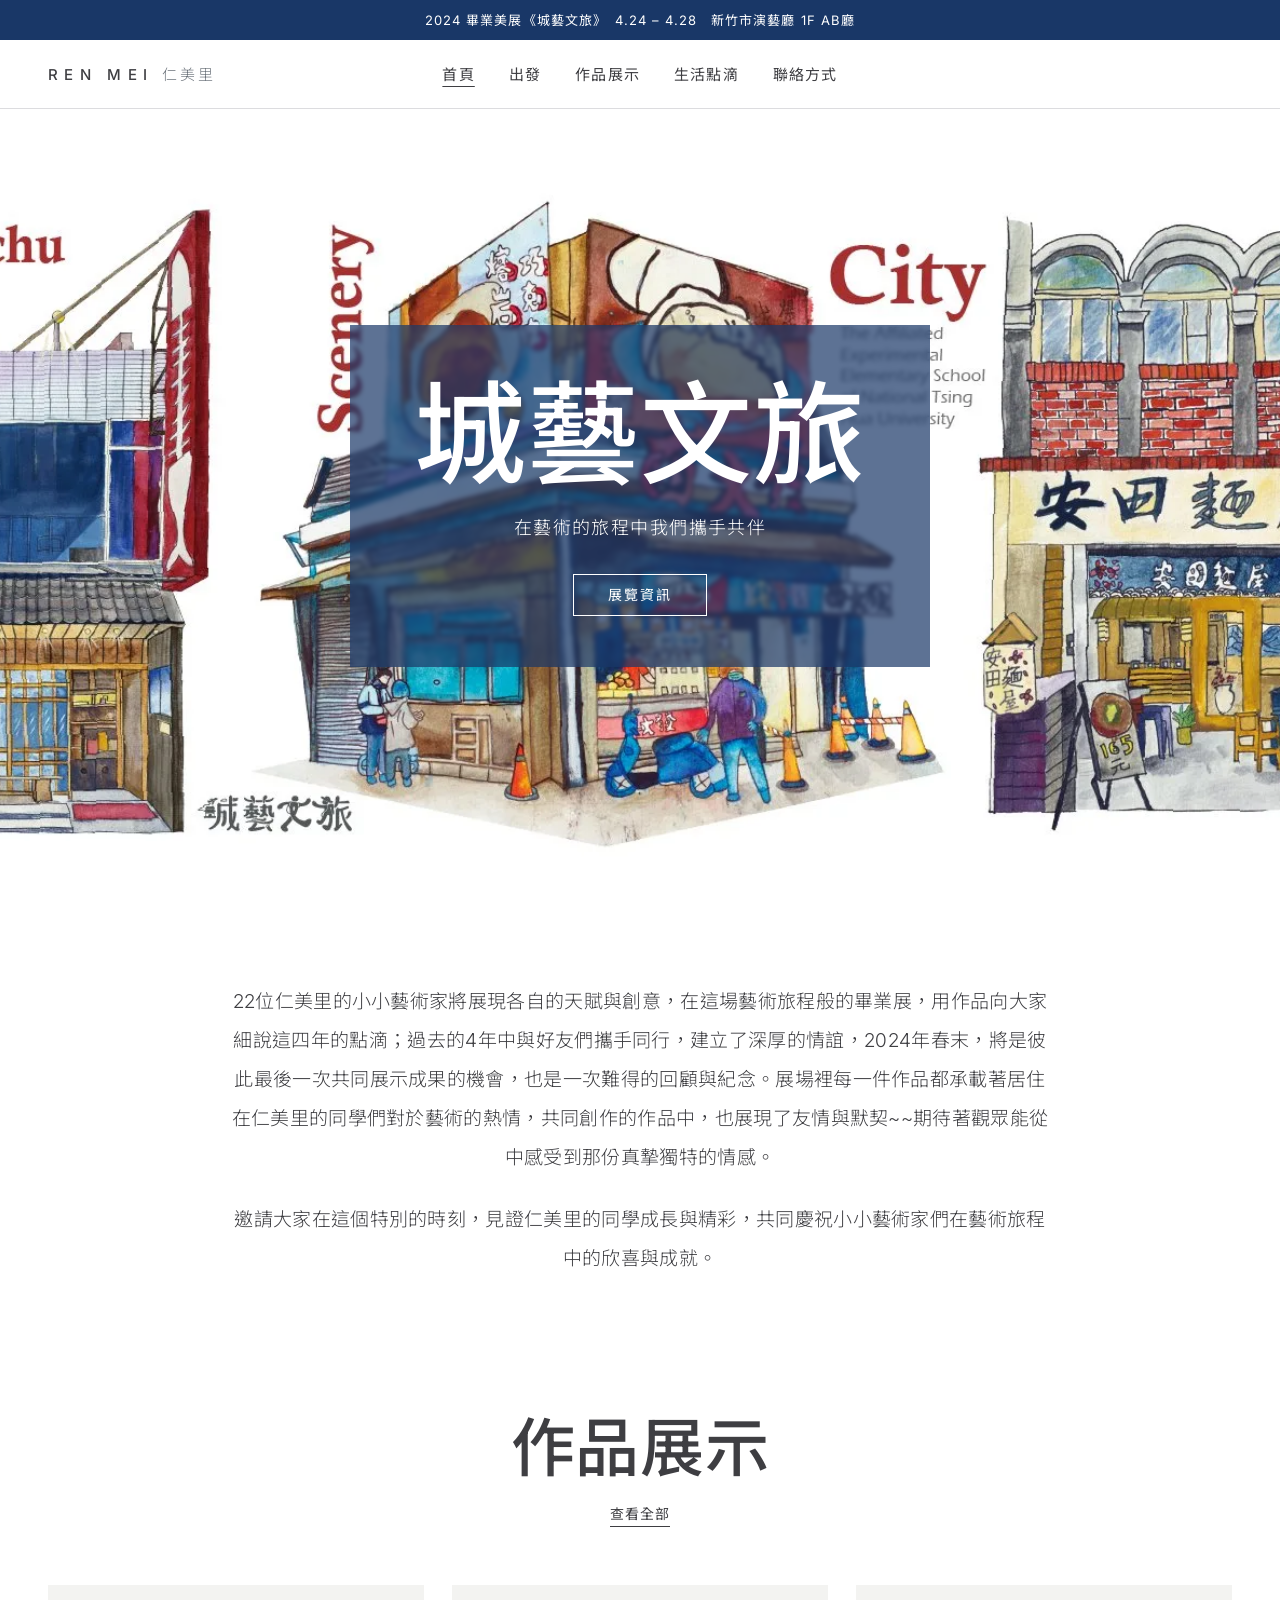
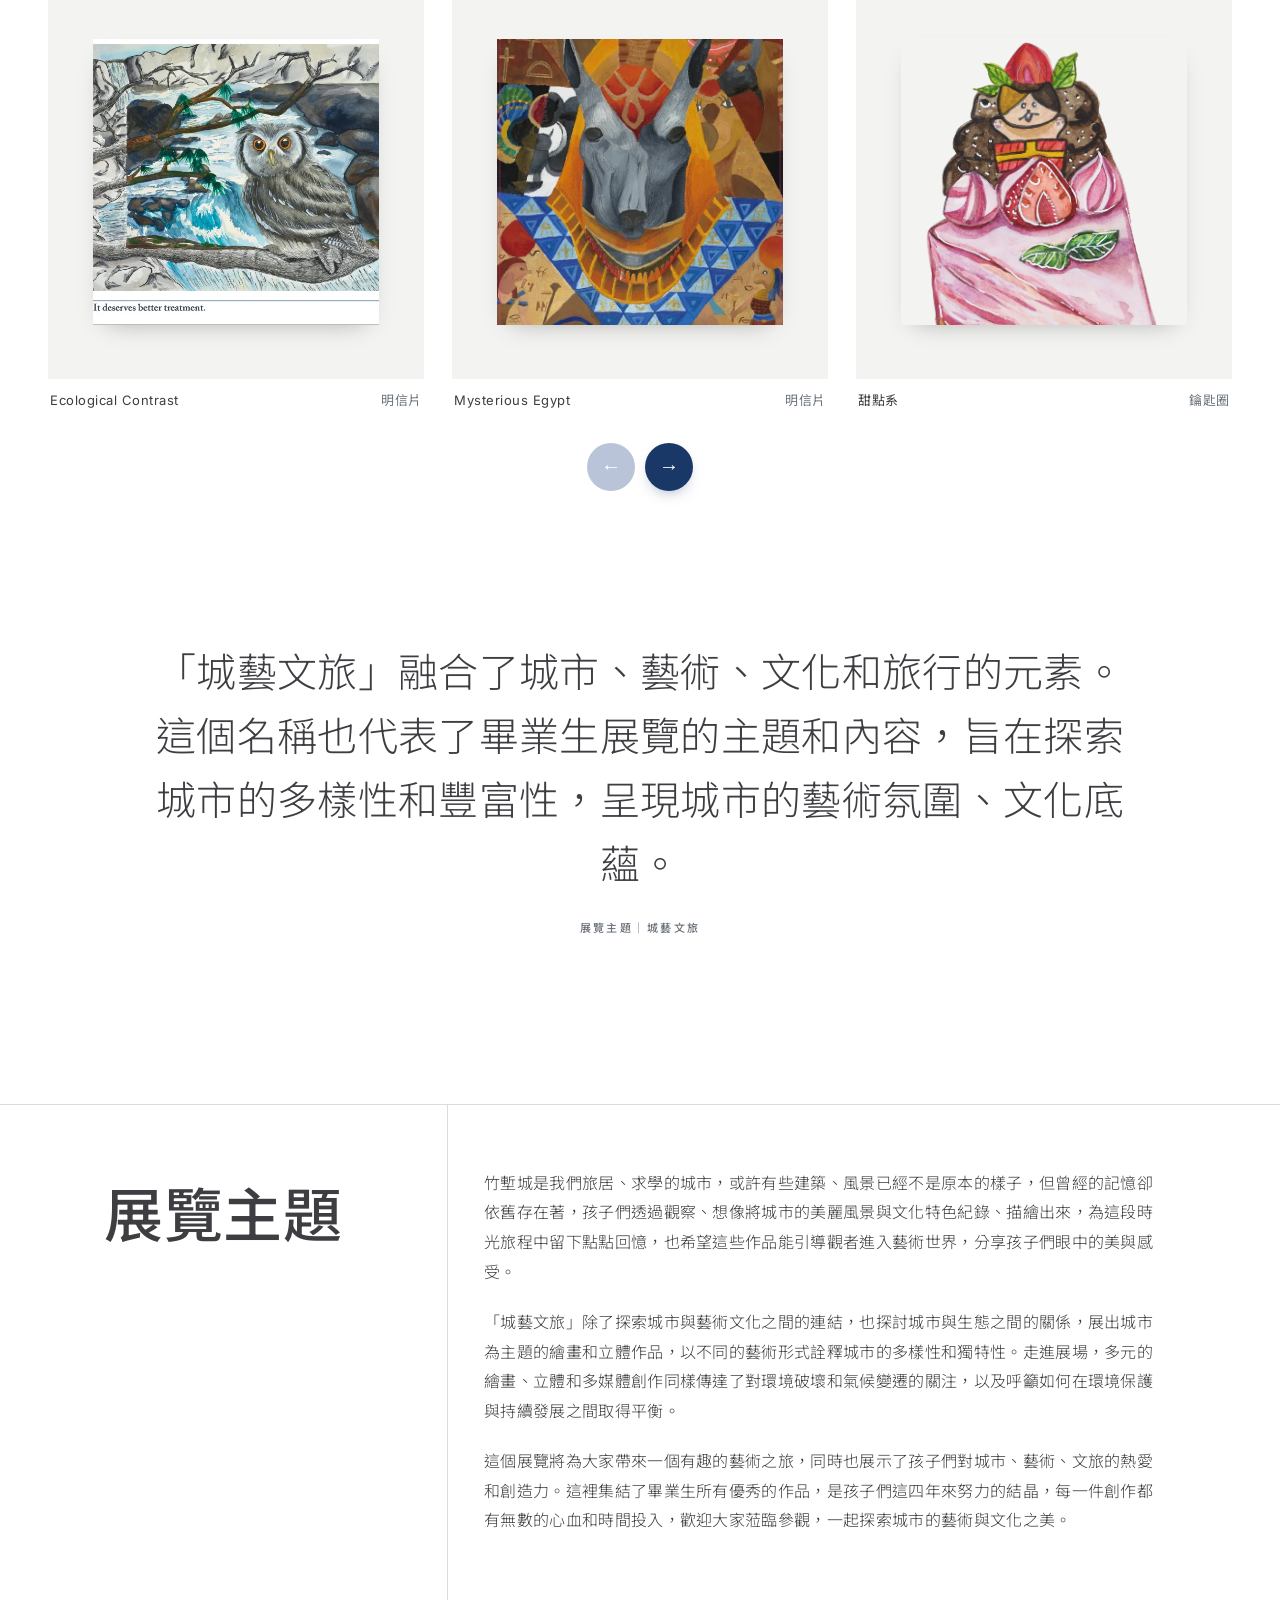
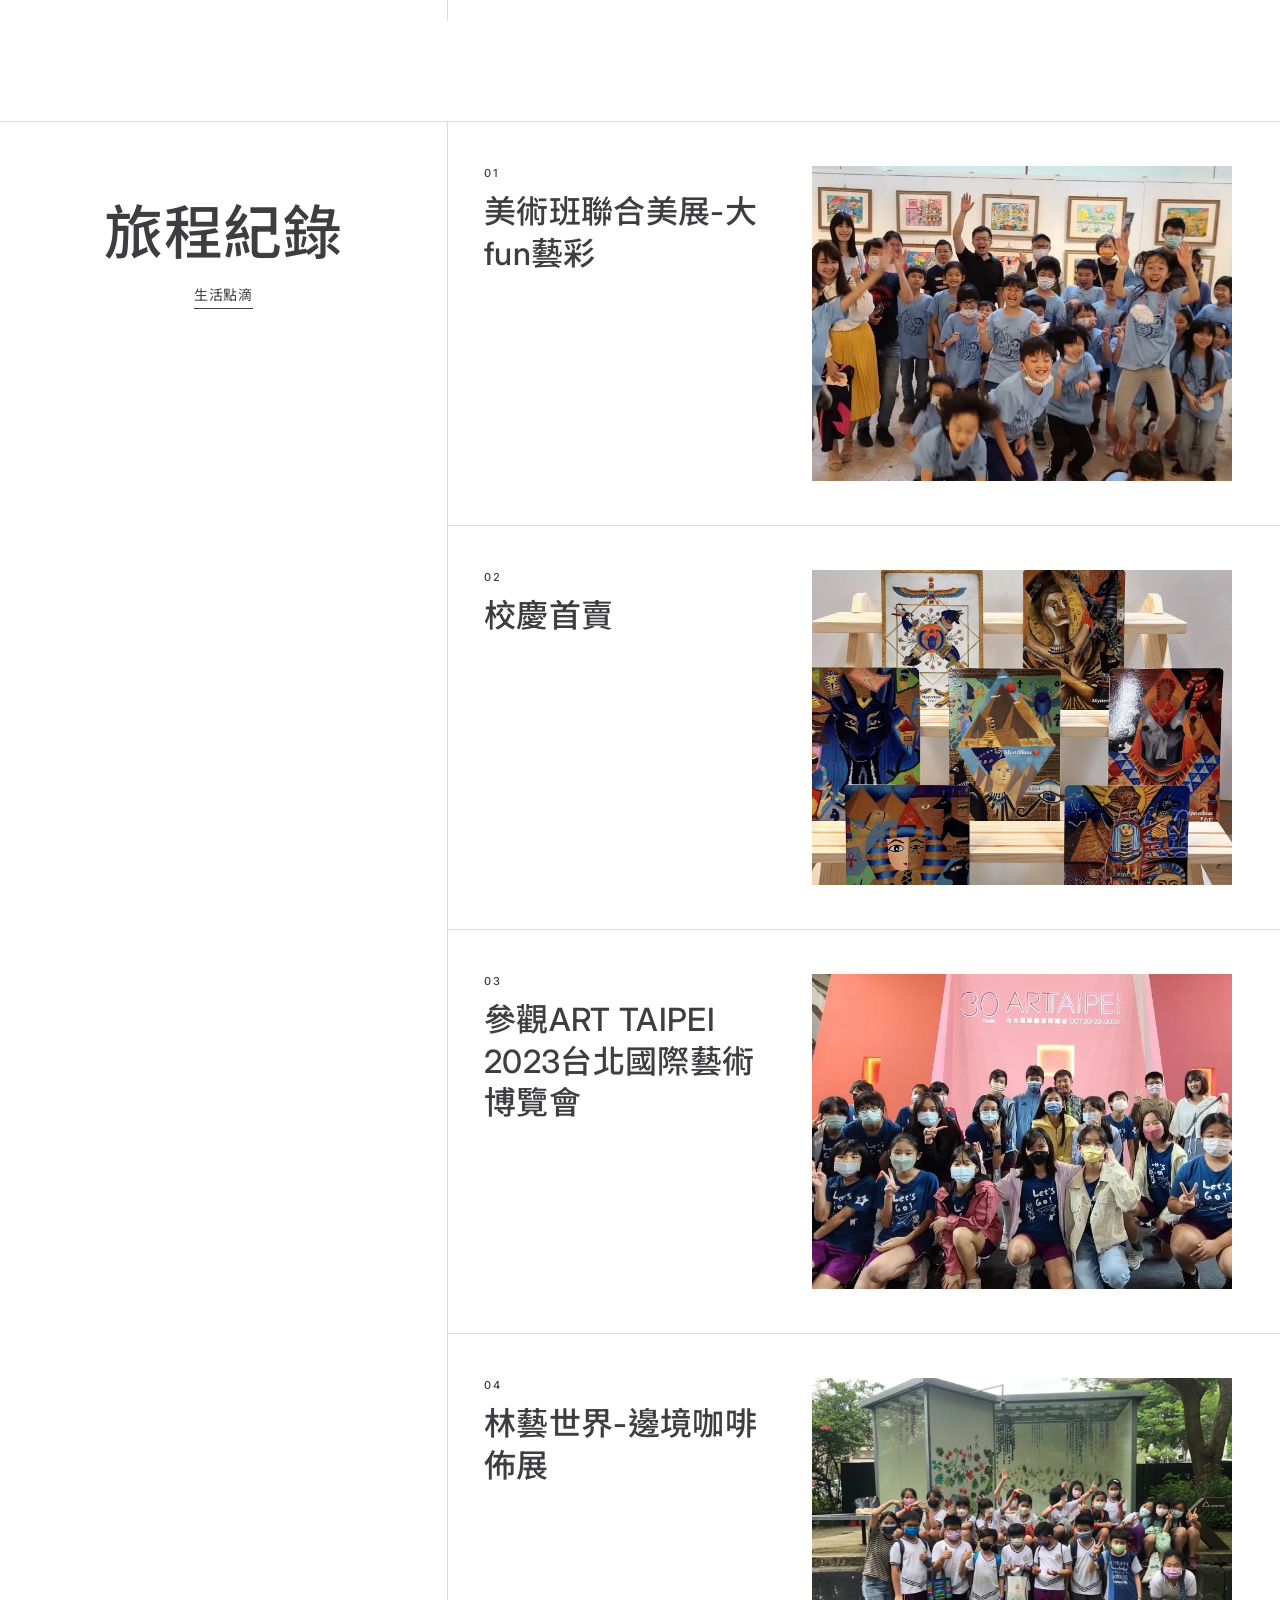
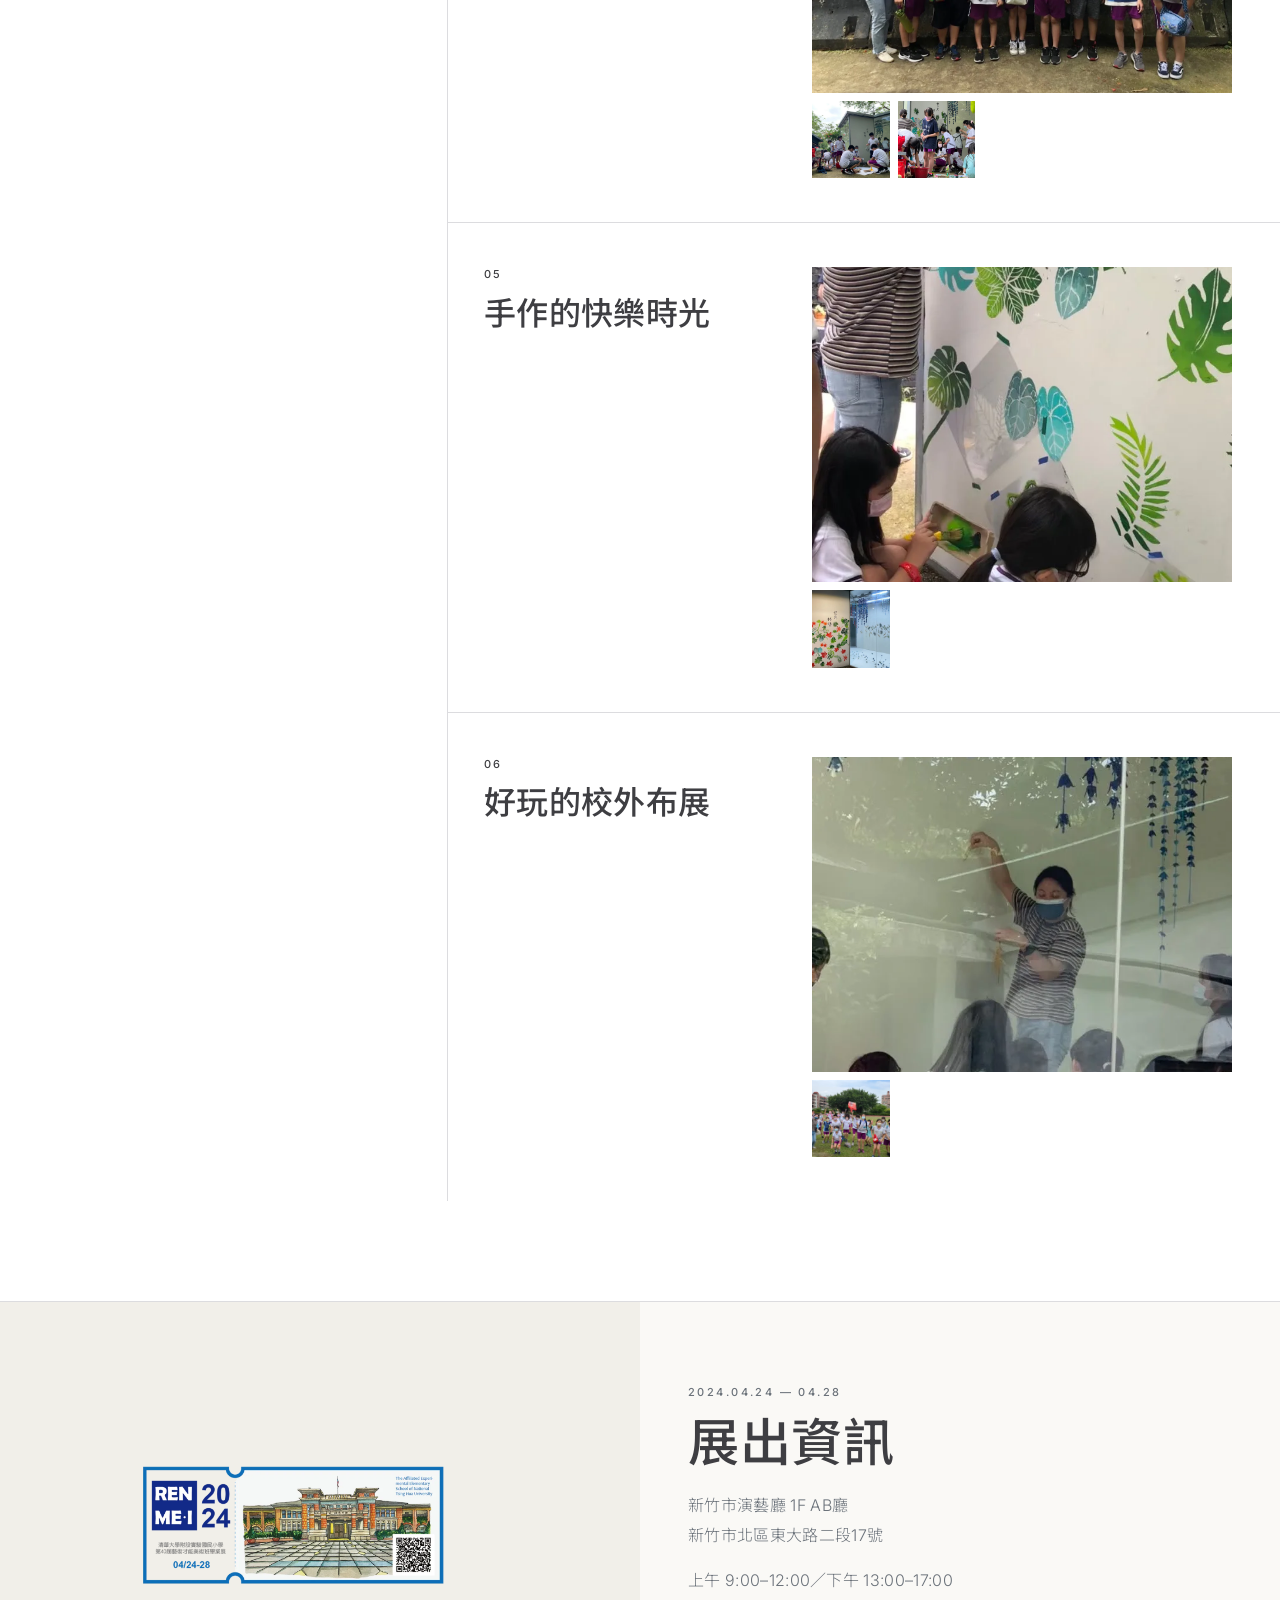
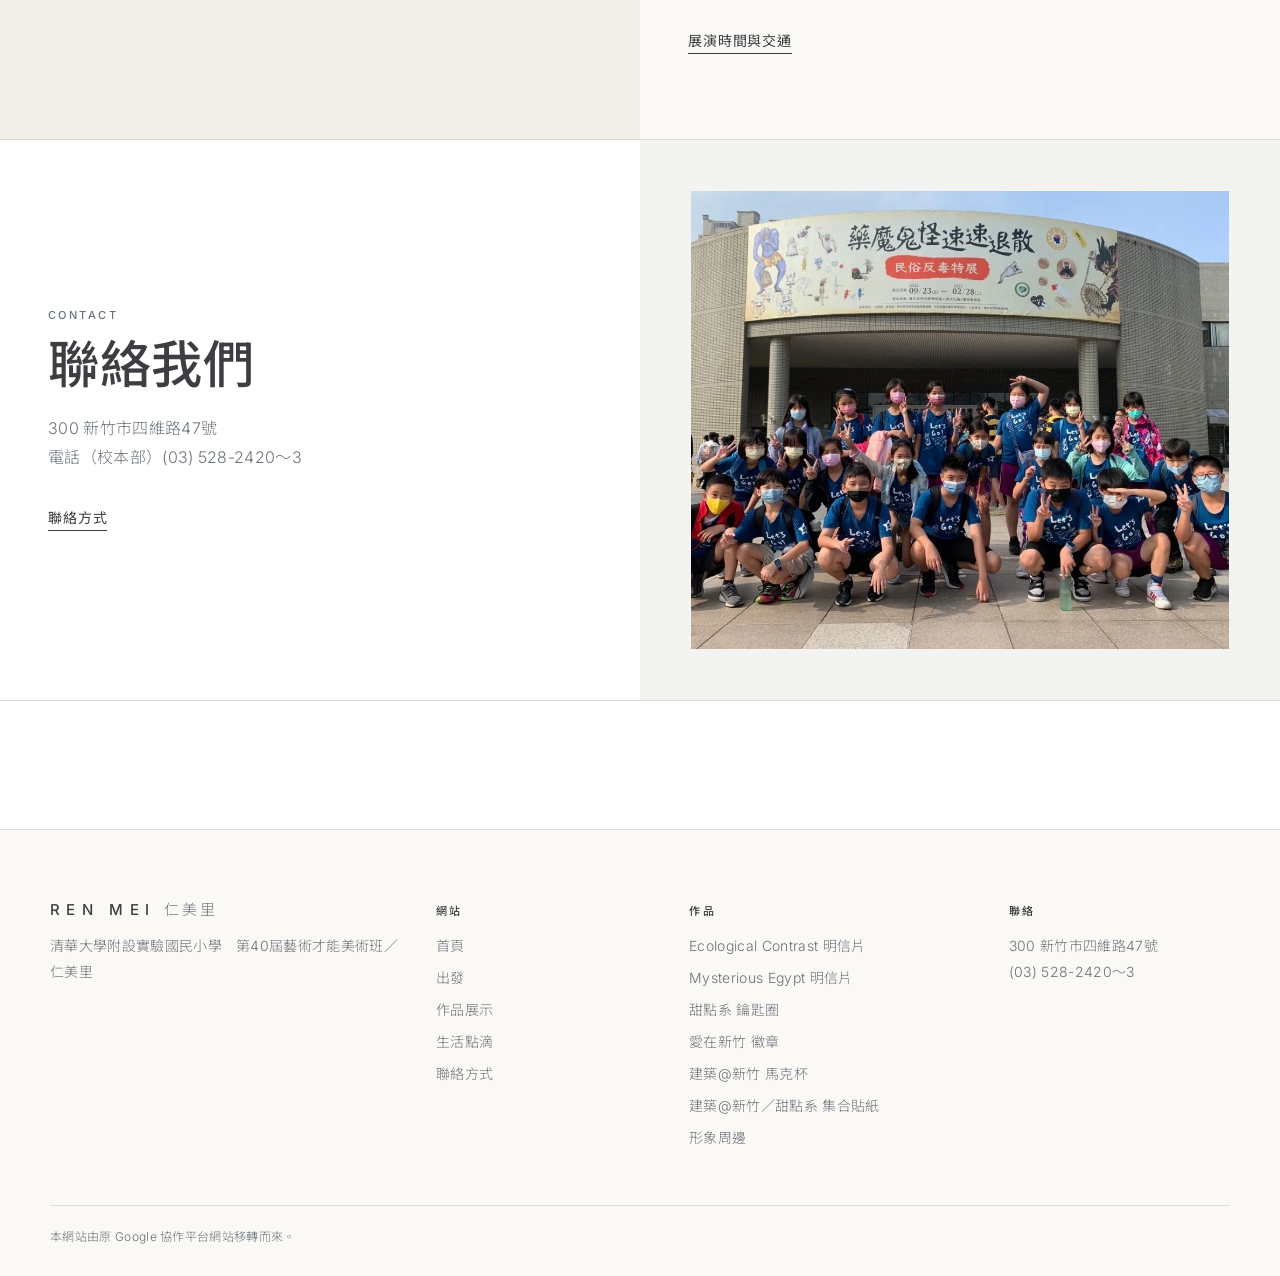
<file: index.html>
<!doctype html>
<html lang="zh-Hant-TW">
<head>
<meta charset="utf-8">
<meta name="viewport" content="width=device-width, initial-scale=1">
<title>仁美里的城藝文旅</title>
<meta name="description" content="清華附小第40屆藝術才能美術班「仁美里」畢業美展《城藝文旅》——22位小小藝術家的城市、藝術與文化之旅。">
<meta property="og:title" content="仁美里的城藝文旅">
<meta property="og:description" content="清華附小第40屆藝術才能美術班「仁美里」畢業美展《城藝文旅》——22位小小藝術家的城市、藝術與文化之旅。">
<meta property="og:image" content="img/001.webp">
<link rel="icon" href="assets/favicon.svg" type="image/svg+xml">
<link rel="preconnect" href="https://fonts.googleapis.com"><link rel="preconnect" href="https://fonts.gstatic.com" crossorigin>
<link href="https://fonts.googleapis.com/css2?family=Inter:wght@300;400;500;600&family=Noto+Sans+TC:wght@300;400;500;700&display=swap" rel="stylesheet">
<link rel="stylesheet" href="assets/style.css">
</head>
<body class="p-index">
<a class="skip" href="#main">跳到主要內容</a>
<a class="promo" href="depart.html">2024 畢業美展《城藝文旅》　4.24 – 4.28　新竹市演藝廳 1F AB廳</a>
<header class="topbar"><div class="bar">
<a class="logo" href="index.html" aria-label="仁美里的城藝文旅 首頁">REN MEI<span>仁美里</span></a>
<nav id="nav" aria-label="主要導覽"><ul><li><a href="index.html" aria-current="page">首頁</a></li><li><a href="depart.html">出發</a></li><li class="has-sub"><a href="works.html">作品展示</a><ul class="sub"><li><a href="works-ecological.html">Ecological Contrast 明信片</a></li><li><a href="works-egypt.html">Mysterious Egypt 明信片</a></li><li><a href="works-keychain.html">甜點系 鑰匙圈</a></li><li><a href="works-badge.html">愛在新竹 徽章</a></li><li><a href="works-mug.html">建築@新竹 馬克杯</a></li><li><a href="works-sticker.html">建築@新竹／甜點系 集合貼紙</a></li><li><a href="works-merch.html">形象周邊</a></li></ul></li><li><a href="life.html">生活點滴</a></li><li><a href="contact.html">聯絡方式</a></li></ul></nav>
<button class="menu-btn" type="button" aria-expanded="false" aria-controls="nav"><span></span><span></span><span class="sr">選單</span></button>
</div></header>
<main id="main">
<section class="billboard"><img src="img/015.webp" width="1568" height="717" alt="" class="bb-img" decoding="async"><div class="bb-text"><h1>城藝文旅</h1><p class="bb-sub">在藝術的旅程中我們攜手共伴</p><a class="btn-ghost" href="depart.html">展覽資訊</a></div></section><section class="intro wrap"><p>22位仁美里的小小藝術家將展現各自的天賦與創意，在這場藝術旅程般的畢業展，用作品向大家細說這四年的點滴；過去的4年中與好友們攜手同行，建立了深厚的情誼，2024年春末，將是彼此最後一次共同展示成果的機會，也是一次難得的回顧與紀念。展場裡每一件作品都承載著居住在仁美里的同學們對於藝術的熱情，共同創作的作品中，也展現了友情與默契~~期待著觀眾能從中感受到那份真摯獨特的情感。</p><p>邀請大家在這個特別的時刻，見證仁美里的同學成長與精彩，共同慶祝小小藝術家們在藝術旅程中的欣喜與成就。</p></section><section class="block"><header class="sec-head"><h2>作品展示</h2><a class="ul" href="works.html">查看全部</a></header><div class="wrap-wide"><div class="carousel" aria-label="作品展示"><div class="track"><figure class="art"><a class="mat" href="works-ecological.html"><img src="img/018.webp" width="546" height="548" alt="Ecological Contrast" loading="lazy" decoding="async"></a><figcaption><span class="t"><a href="works-ecological.html">Ecological Contrast</a></span><span class="m">明信片</span></figcaption></figure><figure class="art"><a class="mat" href="works-egypt.html"><img src="img/019.webp" width="632" height="634" alt="Mysterious Egypt" loading="lazy" decoding="async"></a><figcaption><span class="t"><a href="works-egypt.html">Mysterious Egypt</a></span><span class="m">明信片</span></figcaption></figure><figure class="art"><a class="mat" href="works-keychain.html"><img src="img/020.webp" width="1181" height="1186" alt="甜點系" loading="lazy" decoding="async"></a><figcaption><span class="t"><a href="works-keychain.html">甜點系</a></span><span class="m">鑰匙圈</span></figcaption></figure><figure class="art"><a class="mat" href="works-badge.html"><img src="img/021.webp" width="672" height="674" alt="愛在新竹" loading="lazy" decoding="async"></a><figcaption><span class="t"><a href="works-badge.html">愛在新竹</a></span><span class="m">徽章</span></figcaption></figure><figure class="art"><a class="mat" href="works-mug.html"><img src="img/022.webp" width="1129" height="1129" alt="建築@新竹" loading="lazy" decoding="async"></a><figcaption><span class="t"><a href="works-mug.html">建築@新竹</a></span><span class="m">馬克杯</span></figcaption></figure><figure class="art"><a class="mat" href="works-sticker.html"><img src="img/023.webp" width="825" height="825" alt="建築@新竹／甜點系" loading="lazy" decoding="async"></a><figcaption><span class="t"><a href="works-sticker.html">建築@新竹／甜點系</a></span><span class="m">集合貼紙</span></figcaption></figure><figure class="art"><a class="mat" href="works-merch.html"><img src="img/024.webp" width="507" height="511" alt="筆袋" loading="lazy" decoding="async"></a><figcaption><span class="t"><a href="works-merch.html">筆袋</a></span><span class="m">形象周邊</span></figcaption></figure><figure class="art"><a class="mat" href="works-merch.html"><img src="img/025.webp" width="505" height="526" alt="杯袋" loading="lazy" decoding="async"></a><figcaption><span class="t"><a href="works-merch.html">杯袋</a></span><span class="m">形象周邊</span></figcaption></figure><figure class="art"><a class="mat" href="works-merch.html"><img src="img/026.webp" width="956" height="992" alt="帆布包" loading="lazy" decoding="async"></a><figcaption><span class="t"><a href="works-merch.html">帆布包</a></span><span class="m">形象周邊</span></figcaption></figure></div><div class="car-nav"><button class="prev" type="button" aria-label="上一組">←</button><button class="next" type="button" aria-label="下一組">→</button></div></div></div></section><section class="quote wrap"><blockquote><p>「城藝文旅」融合了城市、藝術、文化和旅行的元素。這個名稱也代表了畢業生展覽的主題和內容，旨在探索城市的多樣性和豐富性，呈現城市的藝術氛圍、文化底蘊。</p><cite>展覽主題｜城藝文旅</cite></blockquote></section><section class="tcg"><div class="tcg-left"><div class="sticky"><h2>展覽主題</h2></div></div><div class="tcg-right"><article class="tcg-prose"><p>竹塹城是我們旅居、求學的城市，或許有些建築、風景已經不是原本的樣子，但曾經的記憶卻依舊存在著，孩子們透過觀察、想像將城市的美麗風景與文化特色紀錄、描繪出來，為這段時光旅程中留下點點回憶，也希望這些作品能引導觀者進入藝術世界，分享孩子們眼中的美與感受。</p><p>「城藝文旅」除了探索城市與藝術文化之間的連結，也探討城市與生態之間的關係，展出城市為主題的繪畫和立體作品，以不同的藝術形式詮釋城市的多樣性和獨特性。走進展場，多元的繪畫、立體和多媒體創作同樣傳達了對環境破壞和氣候變遷的關注，以及呼籲如何在環境保護與持續發展之間取得平衡。</p><p>這個展覽將為大家帶來一個有趣的藝術之旅，同時也展示了孩子們對城市、藝術、文旅的熱愛和創造力。這裡集結了畢業生所有優秀的作品，是孩子們這四年來努力的結晶，每一件創作都有無數的心血和時間投入，歡迎大家蒞臨參觀，一起探索城市的藝術與文化之美。</p></article></div></section><section class="tcg"><div class="tcg-left"><div class="sticky"><h2>旅程紀錄</h2><a class="ul" href="life.html">生活點滴</a></div></div><div class="tcg-right"><article class="tcg-row"><div class="tcg-text"><p class="eyebrow">01</p><h3>美術班聯合美展-大fun藝彩</h3><div class="tcg-body"></div></div><div class="tcg-media"><button class="zoom main" type="button" aria-label="放大檢視"><img src="img/002.webp" width="726" height="720" alt="美術班聯合美展-大fun藝彩" loading="lazy" decoding="async"></button></div></article><article class="tcg-row"><div class="tcg-text"><p class="eyebrow">02</p><h3>校慶首賣</h3><div class="tcg-body"></div></div><div class="tcg-media"><button class="zoom main" type="button" aria-label="放大檢視"><img src="img/003.webp" width="1280" height="1280" alt="校慶首賣" loading="lazy" decoding="async"></button></div></article><article class="tcg-row"><div class="tcg-text"><p class="eyebrow">03</p><h3>參觀ART TAIPEI 2023台北國際藝術博覽會</h3><div class="tcg-body"></div></div><div class="tcg-media"><button class="zoom main" type="button" aria-label="放大檢視"><img src="img/004.webp" width="720" height="720" alt="參觀ART TAIPEI 2023台北國際藝術博覽會" loading="lazy" decoding="async"></button></div></article><article class="tcg-row"><div class="tcg-text"><p class="eyebrow">04</p><h3>林藝世界-邊境咖啡佈展</h3><div class="tcg-body"></div></div><div class="tcg-media"><button class="zoom main" type="button" aria-label="放大檢視"><img src="img/005.webp" width="1280" height="994" alt="林藝世界-邊境咖啡佈展" loading="lazy" decoding="async"></button><div class="thumbs"><button class="zoom thumb" type="button" aria-label="放大檢視"><img src="img/006.webp" width="1280" height="979" alt="林藝世界-邊境咖啡佈展" loading="lazy" decoding="async"></button><button class="zoom thumb" type="button" aria-label="放大檢視"><img src="img/007.webp" width="1108" height="1478" alt="林藝世界-邊境咖啡佈展" loading="lazy" decoding="async"></button></div></div></article><article class="tcg-row"><div class="tcg-text"><p class="eyebrow">05</p><h3>手作的快樂時光</h3><div class="tcg-body"></div></div><div class="tcg-media"><button class="zoom main" type="button" aria-label="放大檢視"><img src="img/008.webp" width="715" height="1478" alt="手作的快樂時光" loading="lazy" decoding="async"></button><div class="thumbs"><button class="zoom thumb" type="button" aria-label="放大檢視"><img src="img/009.webp" width="1110" height="960" alt="手作的快樂時光" loading="lazy" decoding="async"></button></div></div></article><article class="tcg-row"><div class="tcg-text"><p class="eyebrow">06</p><h3>好玩的校外布展</h3><div class="tcg-body"></div></div><div class="tcg-media"><button class="zoom main" type="button" aria-label="放大檢視"><img src="img/010.webp" width="666" height="1478" alt="好玩的校外布展" loading="lazy" decoding="async"></button><div class="thumbs"><button class="zoom thumb" type="button" aria-label="放大檢視"><img src="img/011.webp" width="1028" height="720" alt="好玩的校外布展" loading="lazy" decoding="async"></button></div></div></article></div></section><section class="callout warm"><div class="co-media"><button class="zoom" type="button" aria-label="放大檢視"><img src="img/001.webp" width="1920" height="1192" alt="城藝文旅邀請票卡" loading="lazy" decoding="async"></button></div><div class="co-text"><div class="co-inner"><p class="eyebrow">2024.04.24 — 04.28</p><h2>展出資訊</h2><p>新竹市演藝廳 1F AB廳<br>新竹市北區東大路二段17號</p><p>上午 9:00–12:00／下午 13:00–17:00</p><a class="ul" href="depart.html">展演時間與交通</a></div></div></section><section class="callout rev"><div class="co-media"><button class="zoom" type="button" aria-label="放大檢視"><img src="img/273.webp" width="999" height="852" alt="清華附小" loading="lazy" decoding="async"></button></div><div class="co-text"><div class="co-inner"><p class="eyebrow">Contact</p><h2>聯絡我們</h2><p>300 新竹市四維路47號<br>電話（校本部）(03) 528-2420～3</p><a class="ul" href="contact.html">聯絡方式</a></div></div></section>
</main>
<footer class="site-foot"><div class="foot-grid wrap">
<div><p class="logo">REN MEI<span>仁美里</span></p><p>清華大學附設實驗國民小學　第40屆藝術才能美術班／仁美里</p></div>
<div><h4>網站</h4><ul><li><a href="index.html">首頁</a></li><li><a href="depart.html">出發</a></li><li><a href="works.html">作品展示</a></li><li><a href="life.html">生活點滴</a></li><li><a href="contact.html">聯絡方式</a></li></ul></div>
<div><h4>作品</h4><ul><li><a href="works-ecological.html">Ecological Contrast 明信片</a></li><li><a href="works-egypt.html">Mysterious Egypt 明信片</a></li><li><a href="works-keychain.html">甜點系 鑰匙圈</a></li><li><a href="works-badge.html">愛在新竹 徽章</a></li><li><a href="works-mug.html">建築@新竹 馬克杯</a></li><li><a href="works-sticker.html">建築@新竹／甜點系 集合貼紙</a></li><li><a href="works-merch.html">形象周邊</a></li></ul></div>
<div><h4>聯絡</h4><p>300 新竹市四維路47號<br>(03) 528-2420～3</p></div>
</div><p class="fine wrap">本網站由原 Google 協作平台網站移轉而來。</p></footer>
<div class="lightbox" hidden><button class="lb-close" type="button" aria-label="關閉">×</button><button class="lb-prev" type="button" aria-label="上一張">←</button><img alt=""><button class="lb-next" type="button" aria-label="下一張">→</button></div>
<script src="assets/site.js" defer></script>
</body>
</html>
</file>
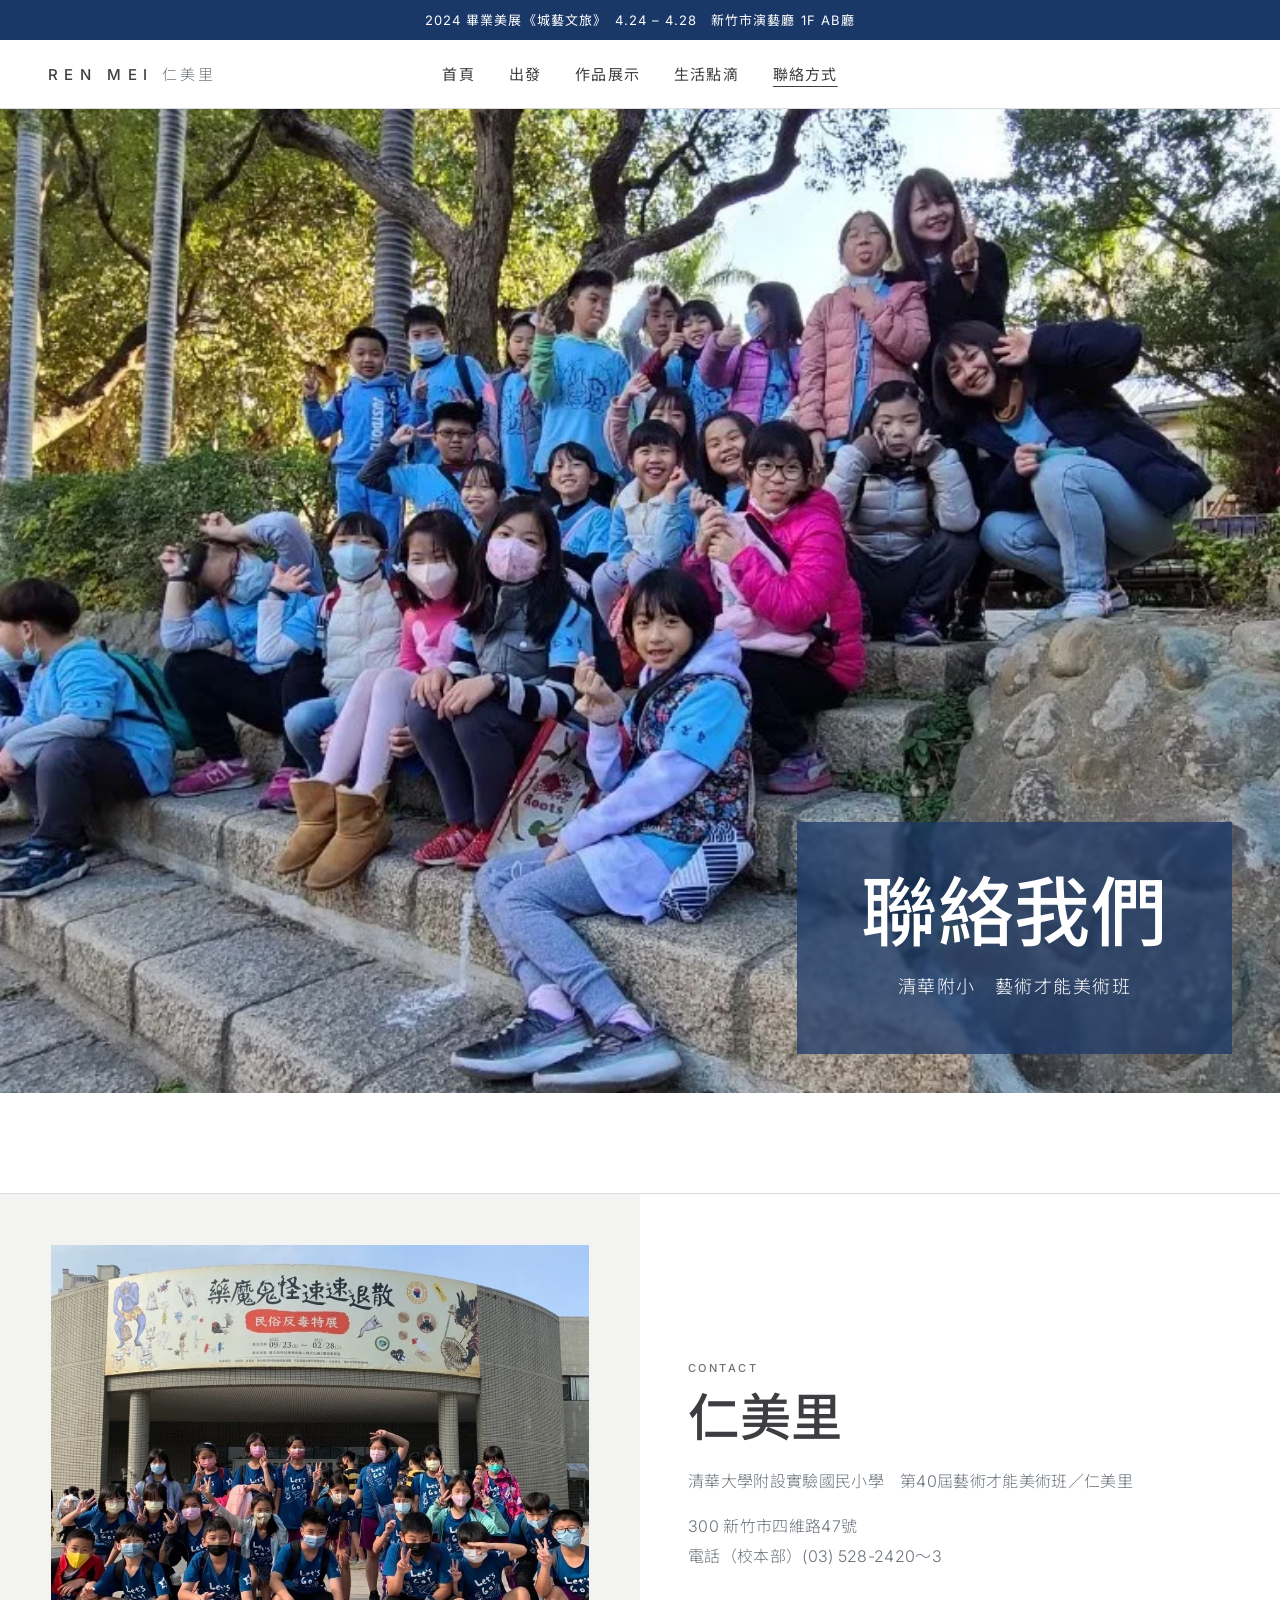
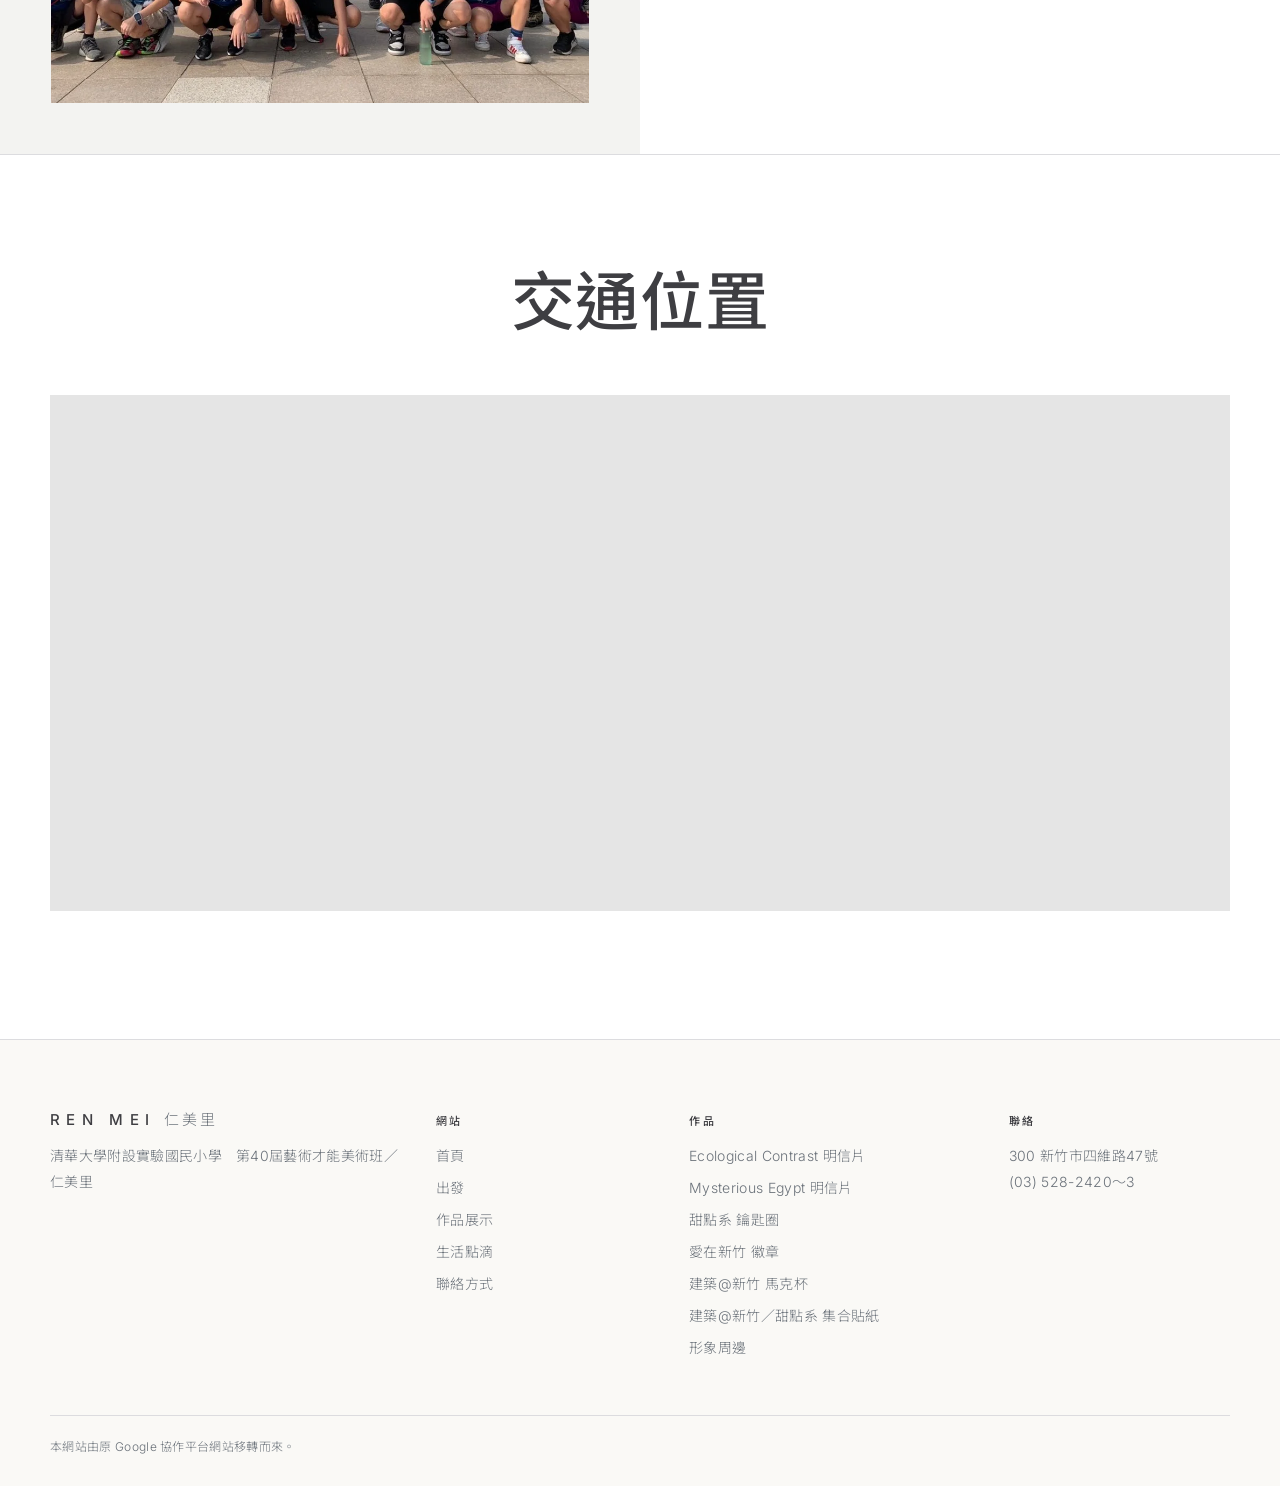
<file: contact.html>
<!doctype html>
<html lang="zh-Hant-TW">
<head>
<meta charset="utf-8">
<meta name="viewport" content="width=device-width, initial-scale=1">
<title>聯絡我們｜仁美里的城藝文旅</title>
<meta name="description" content="清華附小第40屆藝術才能美術班「仁美里」畢業美展《城藝文旅》——22位小小藝術家的城市、藝術與文化之旅。">
<meta property="og:title" content="聯絡我們｜仁美里的城藝文旅">
<meta property="og:description" content="清華附小第40屆藝術才能美術班「仁美里」畢業美展《城藝文旅》——22位小小藝術家的城市、藝術與文化之旅。">
<meta property="og:image" content="img/272.webp">
<link rel="icon" href="assets/favicon.svg" type="image/svg+xml">
<link rel="preconnect" href="https://fonts.googleapis.com"><link rel="preconnect" href="https://fonts.gstatic.com" crossorigin>
<link href="https://fonts.googleapis.com/css2?family=Inter:wght@300;400;500;600&family=Noto+Sans+TC:wght@300;400;500;700&display=swap" rel="stylesheet">
<link rel="stylesheet" href="assets/style.css">
</head>
<body class="p-contact">
<a class="skip" href="#main">跳到主要內容</a>
<a class="promo" href="depart.html">2024 畢業美展《城藝文旅》　4.24 – 4.28　新竹市演藝廳 1F AB廳</a>
<header class="topbar"><div class="bar">
<a class="logo" href="index.html" aria-label="仁美里的城藝文旅 首頁">REN MEI<span>仁美里</span></a>
<nav id="nav" aria-label="主要導覽"><ul><li><a href="index.html">首頁</a></li><li><a href="depart.html">出發</a></li><li class="has-sub"><a href="works.html">作品展示</a><ul class="sub"><li><a href="works-ecological.html">Ecological Contrast 明信片</a></li><li><a href="works-egypt.html">Mysterious Egypt 明信片</a></li><li><a href="works-keychain.html">甜點系 鑰匙圈</a></li><li><a href="works-badge.html">愛在新竹 徽章</a></li><li><a href="works-mug.html">建築@新竹 馬克杯</a></li><li><a href="works-sticker.html">建築@新竹／甜點系 集合貼紙</a></li><li><a href="works-merch.html">形象周邊</a></li></ul></li><li><a href="life.html">生活點滴</a></li><li><a href="contact.html" aria-current="page">聯絡方式</a></li></ul></nav>
<button class="menu-btn" type="button" aria-expanded="false" aria-controls="nav"><span></span><span></span><span class="sr">選單</span></button>
</div></header>
<main id="main">
<section class="billboard small tall br"><img src="img/271.webp" width="751" height="577" alt="" class="bb-img" decoding="async"><div class="bb-text"><h1>聯絡我們</h1><p class="bb-sub">清華附小　藝術才能美術班</p></div></section><section class="callout"><div class="co-media"><button class="zoom" type="button" aria-label="放大檢視"><img src="img/273.webp" width="999" height="852" alt="清華附小" loading="lazy" decoding="async"></button></div><div class="co-text"><div class="co-inner"><p class="eyebrow">Contact</p><h2>仁美里</h2><p>清華大學附設實驗國民小學　第40屆藝術才能美術班／仁美里</p><p>300 新竹市四維路47號<br>電話（校本部）(03) 528-2420～3</p></div></div></section><section class="block wrap"><header class="sec-head"><h2>交通位置</h2></header><div class="embed map"><iframe src="https://maps.google.com/maps?hl=zh-TW&q=24.79976,120.961664&z=16&output=embed" title="地圖" loading="lazy" referrerpolicy="no-referrer-when-downgrade"></iframe></div></section>
</main>
<footer class="site-foot"><div class="foot-grid wrap">
<div><p class="logo">REN MEI<span>仁美里</span></p><p>清華大學附設實驗國民小學　第40屆藝術才能美術班／仁美里</p></div>
<div><h4>網站</h4><ul><li><a href="index.html">首頁</a></li><li><a href="depart.html">出發</a></li><li><a href="works.html">作品展示</a></li><li><a href="life.html">生活點滴</a></li><li><a href="contact.html">聯絡方式</a></li></ul></div>
<div><h4>作品</h4><ul><li><a href="works-ecological.html">Ecological Contrast 明信片</a></li><li><a href="works-egypt.html">Mysterious Egypt 明信片</a></li><li><a href="works-keychain.html">甜點系 鑰匙圈</a></li><li><a href="works-badge.html">愛在新竹 徽章</a></li><li><a href="works-mug.html">建築@新竹 馬克杯</a></li><li><a href="works-sticker.html">建築@新竹／甜點系 集合貼紙</a></li><li><a href="works-merch.html">形象周邊</a></li></ul></div>
<div><h4>聯絡</h4><p>300 新竹市四維路47號<br>(03) 528-2420～3</p></div>
</div><p class="fine wrap">本網站由原 Google 協作平台網站移轉而來。</p></footer>
<div class="lightbox" hidden><button class="lb-close" type="button" aria-label="關閉">×</button><button class="lb-prev" type="button" aria-label="上一張">←</button><img alt=""><button class="lb-next" type="button" aria-label="下一張">→</button></div>
<script src="assets/site.js" defer></script>
</body>
</html>
</file>
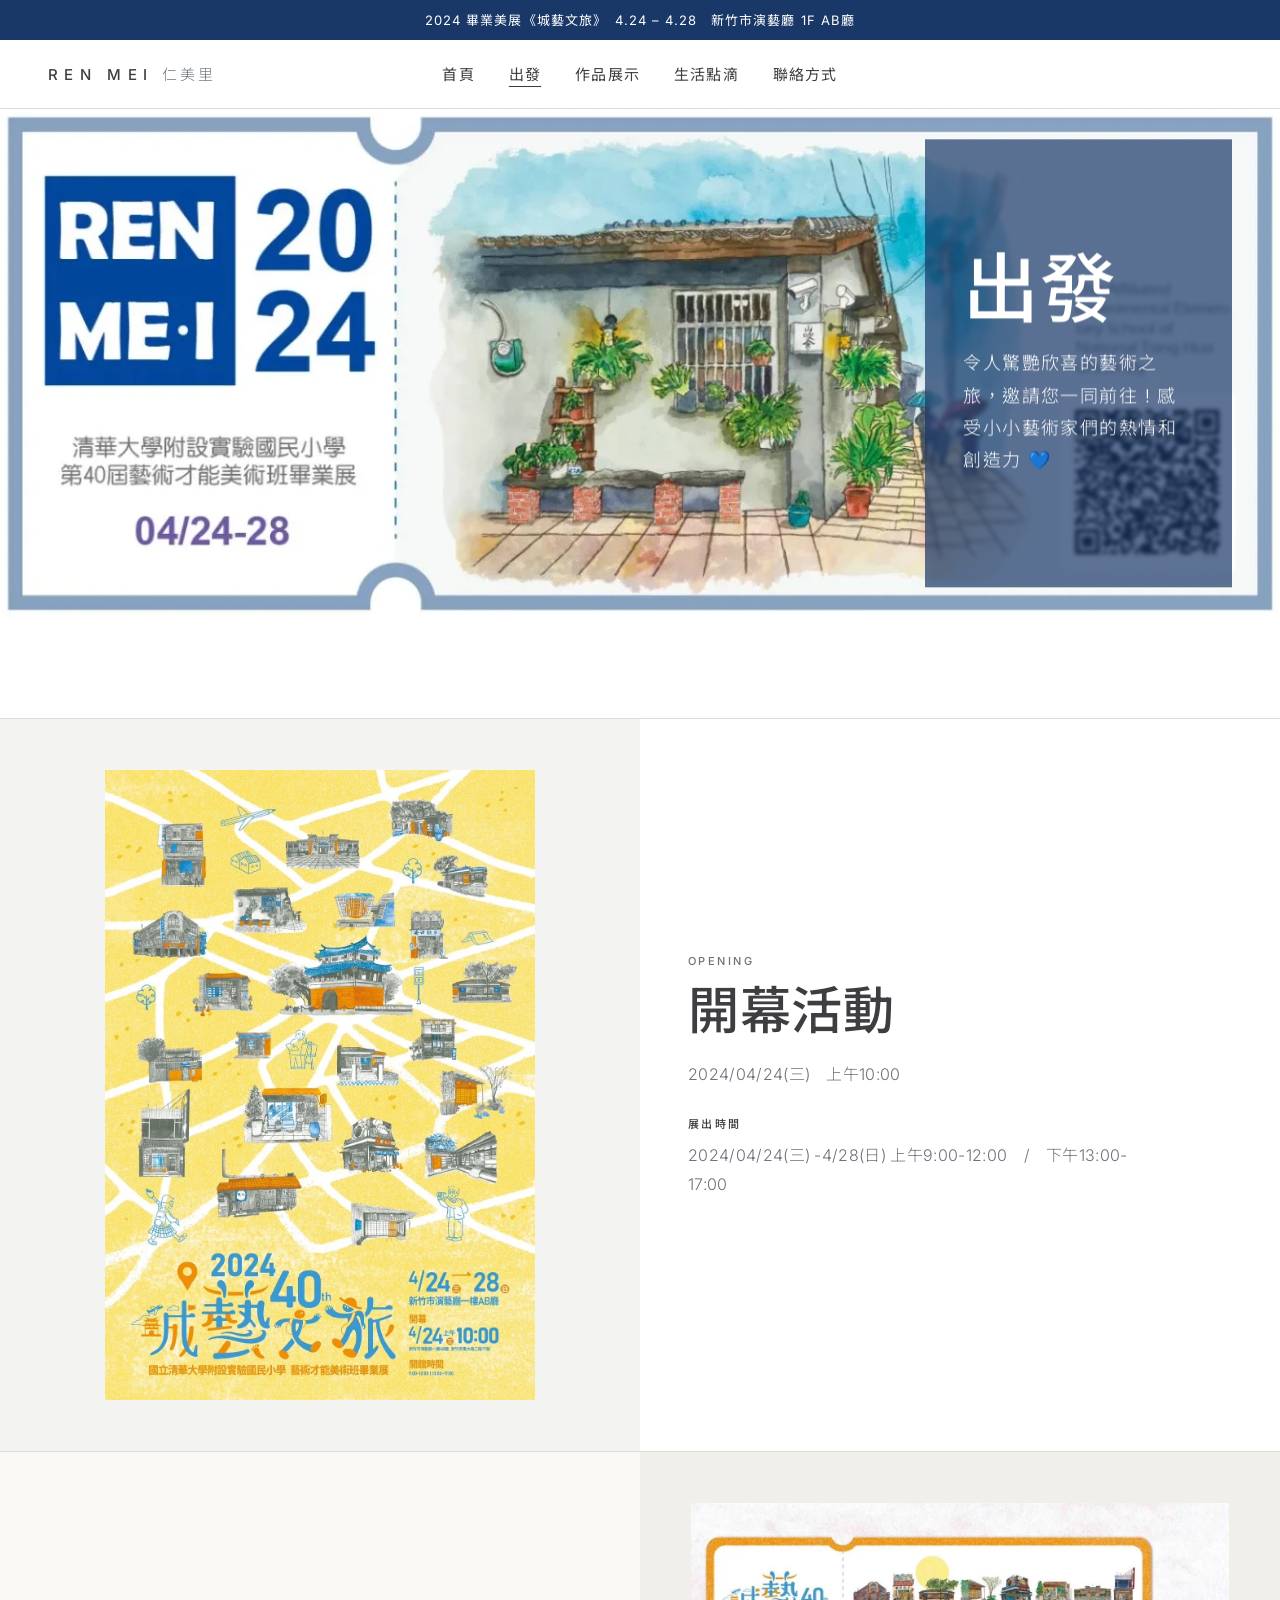
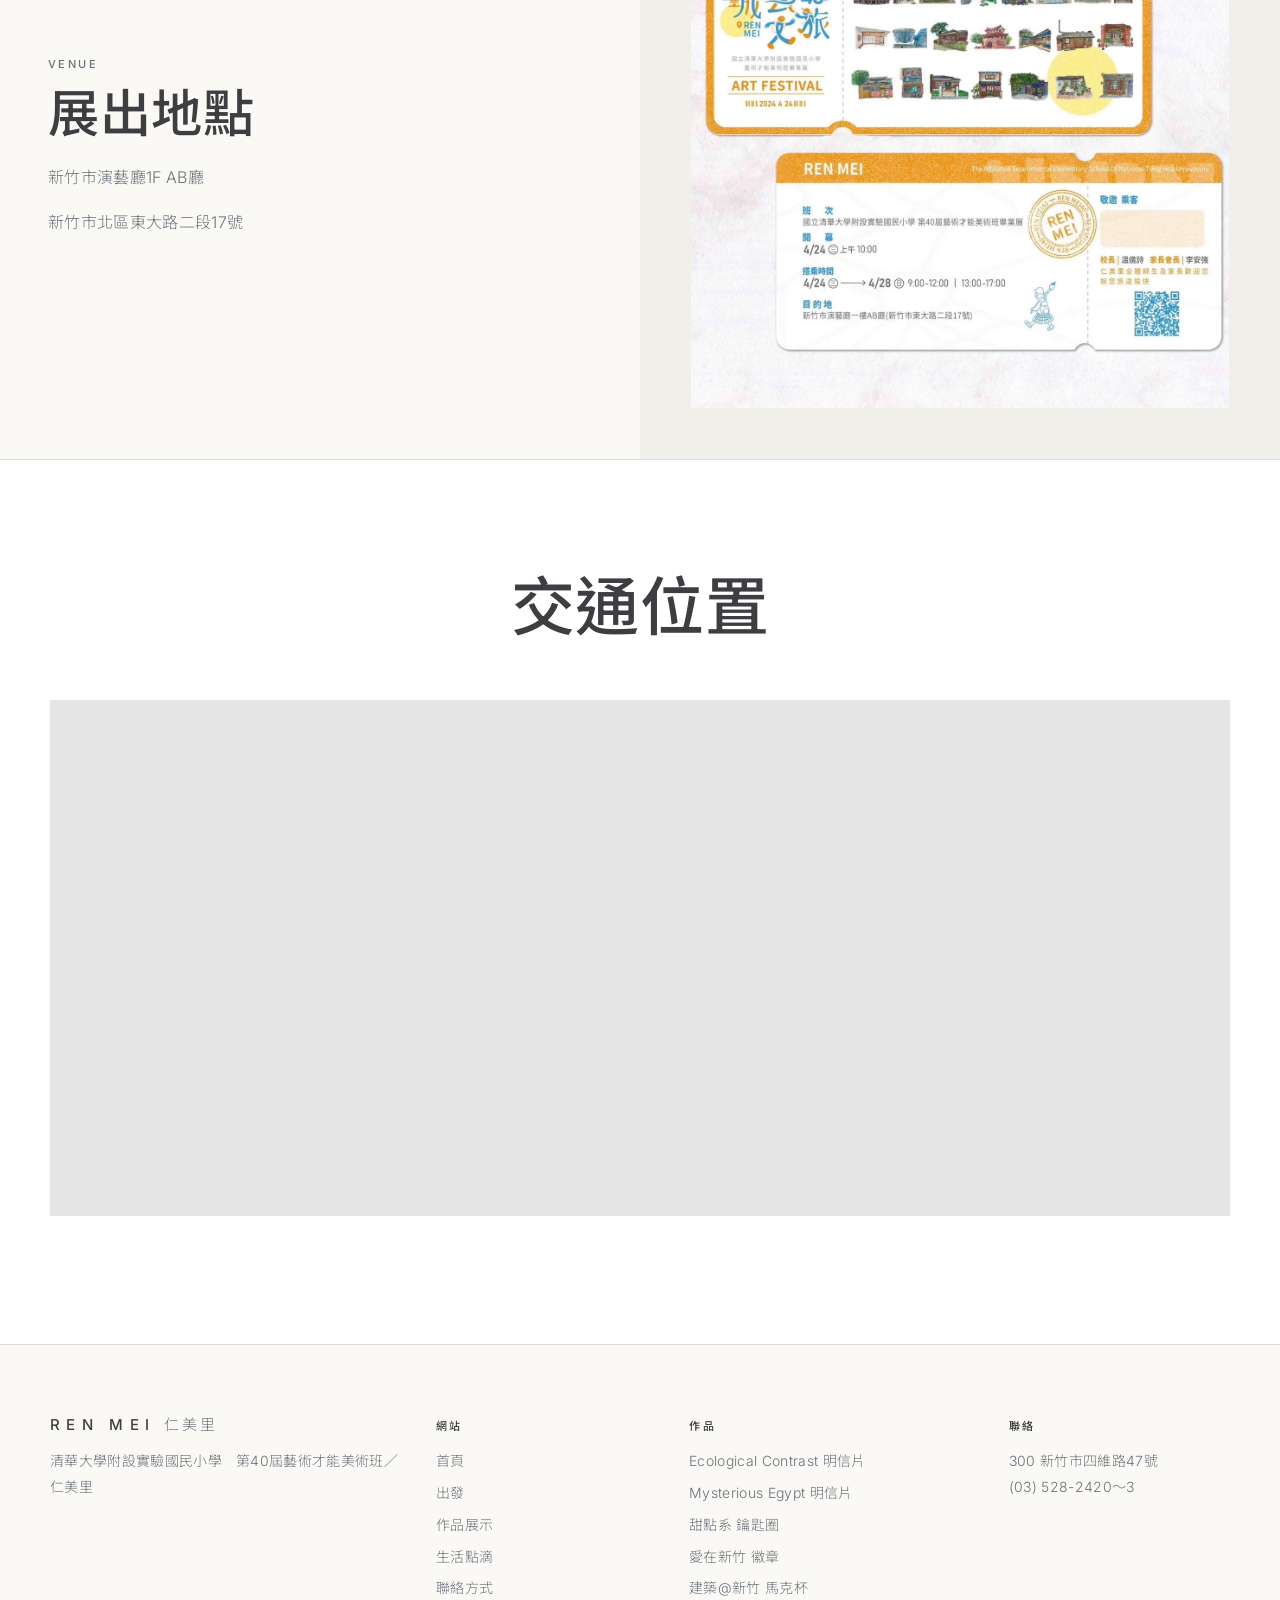
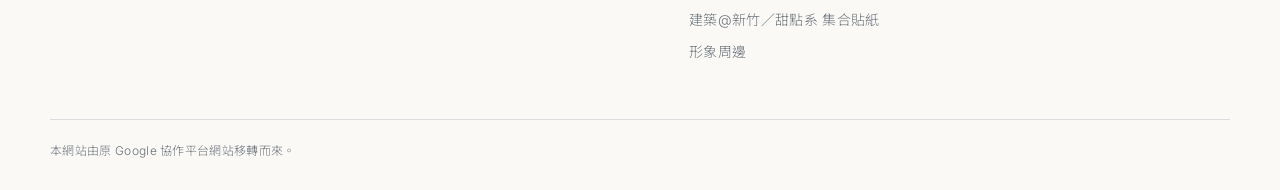
<file: depart.html>
<!doctype html>
<html lang="zh-Hant-TW">
<head>
<meta charset="utf-8">
<meta name="viewport" content="width=device-width, initial-scale=1">
<title>出發｜仁美里的城藝文旅</title>
<meta name="description" content="清華附小第40屆藝術才能美術班「仁美里」畢業美展《城藝文旅》——22位小小藝術家的城市、藝術與文化之旅。">
<meta property="og:title" content="出發｜仁美里的城藝文旅">
<meta property="og:description" content="清華附小第40屆藝術才能美術班「仁美里」畢業美展《城藝文旅》——22位小小藝術家的城市、藝術與文化之旅。">
<meta property="og:image" content="img/012.webp">
<link rel="icon" href="assets/favicon.svg" type="image/svg+xml">
<link rel="preconnect" href="https://fonts.googleapis.com"><link rel="preconnect" href="https://fonts.gstatic.com" crossorigin>
<link href="https://fonts.googleapis.com/css2?family=Inter:wght@300;400;500;600&family=Noto+Sans+TC:wght@300;400;500;700&display=swap" rel="stylesheet">
<link rel="stylesheet" href="assets/style.css">
</head>
<body class="p-depart">
<a class="skip" href="#main">跳到主要內容</a>
<a class="promo" href="depart.html">2024 畢業美展《城藝文旅》　4.24 – 4.28　新竹市演藝廳 1F AB廳</a>
<header class="topbar"><div class="bar">
<a class="logo" href="index.html" aria-label="仁美里的城藝文旅 首頁">REN MEI<span>仁美里</span></a>
<nav id="nav" aria-label="主要導覽"><ul><li><a href="index.html">首頁</a></li><li><a href="depart.html" aria-current="page">出發</a></li><li class="has-sub"><a href="works.html">作品展示</a><ul class="sub"><li><a href="works-ecological.html">Ecological Contrast 明信片</a></li><li><a href="works-egypt.html">Mysterious Egypt 明信片</a></li><li><a href="works-keychain.html">甜點系 鑰匙圈</a></li><li><a href="works-badge.html">愛在新竹 徽章</a></li><li><a href="works-mug.html">建築@新竹 馬克杯</a></li><li><a href="works-sticker.html">建築@新竹／甜點系 集合貼紙</a></li><li><a href="works-merch.html">形象周邊</a></li></ul></li><li><a href="life.html">生活點滴</a></li><li><a href="contact.html">聯絡方式</a></li></ul></nav>
<button class="menu-btn" type="button" aria-expanded="false" aria-controls="nav"><span></span><span></span><span class="sr">選單</span></button>
</div></header>
<main id="main">
<section class="billboard small side"><img src="img/012w.webp" width="1342" height="533" alt="" class="bb-img" decoding="async"><div class="bb-text"><h1>出發</h1><p class="bb-sub">令人驚艷欣喜的藝術之旅，邀請您一同前往 ! 感受小小藝術家們的熱情和創造力 💙</p></div></section><section class="callout"><div class="co-media"><button class="zoom" type="button" aria-label="放大檢視"><img src="img/013.webp" width="1055" height="1546" alt="展覽海報" loading="lazy" decoding="async"></button></div><div class="co-text"><div class="co-inner"><p class="eyebrow">Opening</p><h2>開幕活動</h2><p>2024/04/24(三)　上午10:00</p><h3 class="minor">展出時間</h3><p>2024/04/24(三) -4/28(日) 上午9:00-12:00　/　下午13:00-17:00</p></div></div></section><section class="callout rev warm"><div class="co-media"><button class="zoom" type="button" aria-label="放大檢視"><img src="img/014.webp" width="1244" height="1168" alt="展覽資訊" loading="lazy" decoding="async"></button></div><div class="co-text"><div class="co-inner"><p class="eyebrow">Venue</p><h2>展出地點</h2><p>新竹市演藝廳1F AB廳</p><p>新竹市北區東大路二段17號</p></div></div></section><section class="block wrap"><header class="sec-head"><h2>交通位置</h2></header><div class="embed map"><iframe src="https://maps.google.com/maps?hl=zh-TW&q=24.811574,120.967869&z=16&output=embed" title="地圖" loading="lazy" referrerpolicy="no-referrer-when-downgrade"></iframe></div></section>
</main>
<footer class="site-foot"><div class="foot-grid wrap">
<div><p class="logo">REN MEI<span>仁美里</span></p><p>清華大學附設實驗國民小學　第40屆藝術才能美術班／仁美里</p></div>
<div><h4>網站</h4><ul><li><a href="index.html">首頁</a></li><li><a href="depart.html">出發</a></li><li><a href="works.html">作品展示</a></li><li><a href="life.html">生活點滴</a></li><li><a href="contact.html">聯絡方式</a></li></ul></div>
<div><h4>作品</h4><ul><li><a href="works-ecological.html">Ecological Contrast 明信片</a></li><li><a href="works-egypt.html">Mysterious Egypt 明信片</a></li><li><a href="works-keychain.html">甜點系 鑰匙圈</a></li><li><a href="works-badge.html">愛在新竹 徽章</a></li><li><a href="works-mug.html">建築@新竹 馬克杯</a></li><li><a href="works-sticker.html">建築@新竹／甜點系 集合貼紙</a></li><li><a href="works-merch.html">形象周邊</a></li></ul></div>
<div><h4>聯絡</h4><p>300 新竹市四維路47號<br>(03) 528-2420～3</p></div>
</div><p class="fine wrap">本網站由原 Google 協作平台網站移轉而來。</p></footer>
<div class="lightbox" hidden><button class="lb-close" type="button" aria-label="關閉">×</button><button class="lb-prev" type="button" aria-label="上一張">←</button><img alt=""><button class="lb-next" type="button" aria-label="下一張">→</button></div>
<script src="assets/site.js" defer></script>
</body>
</html>
</file>
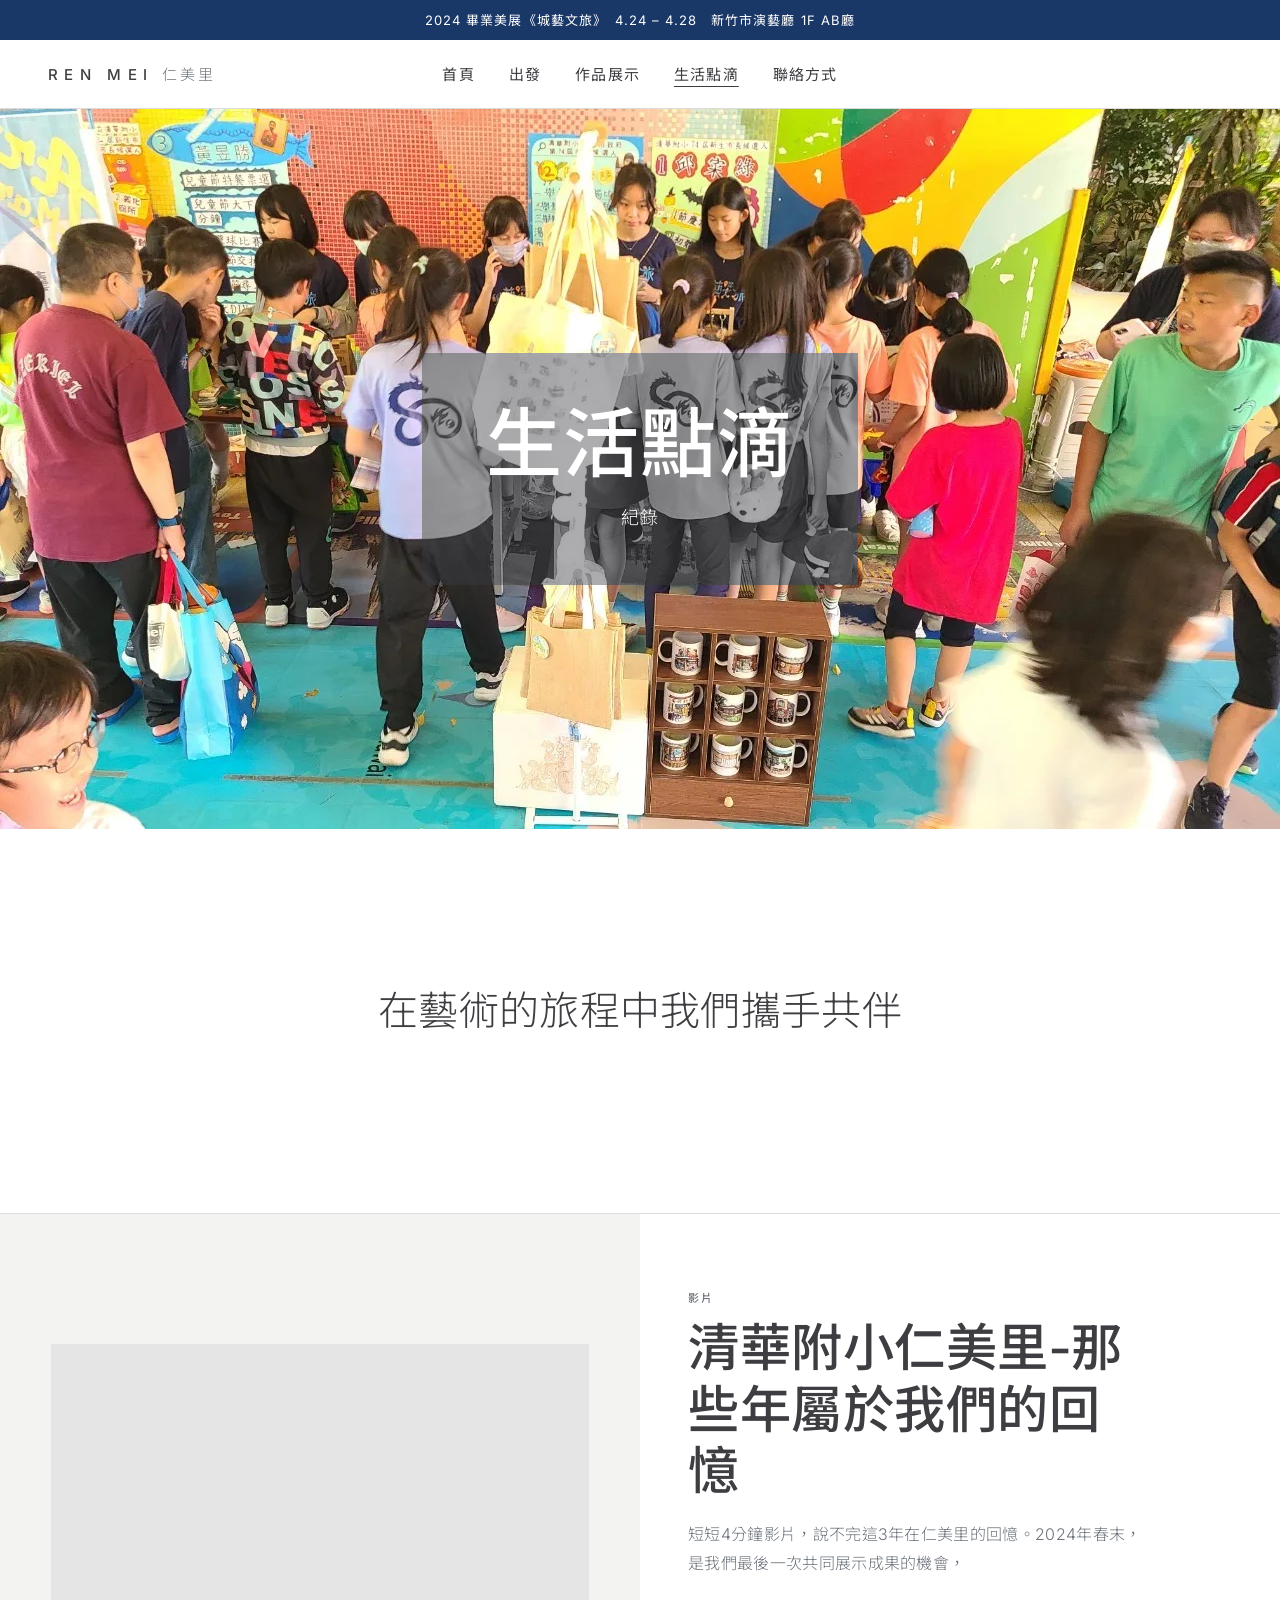
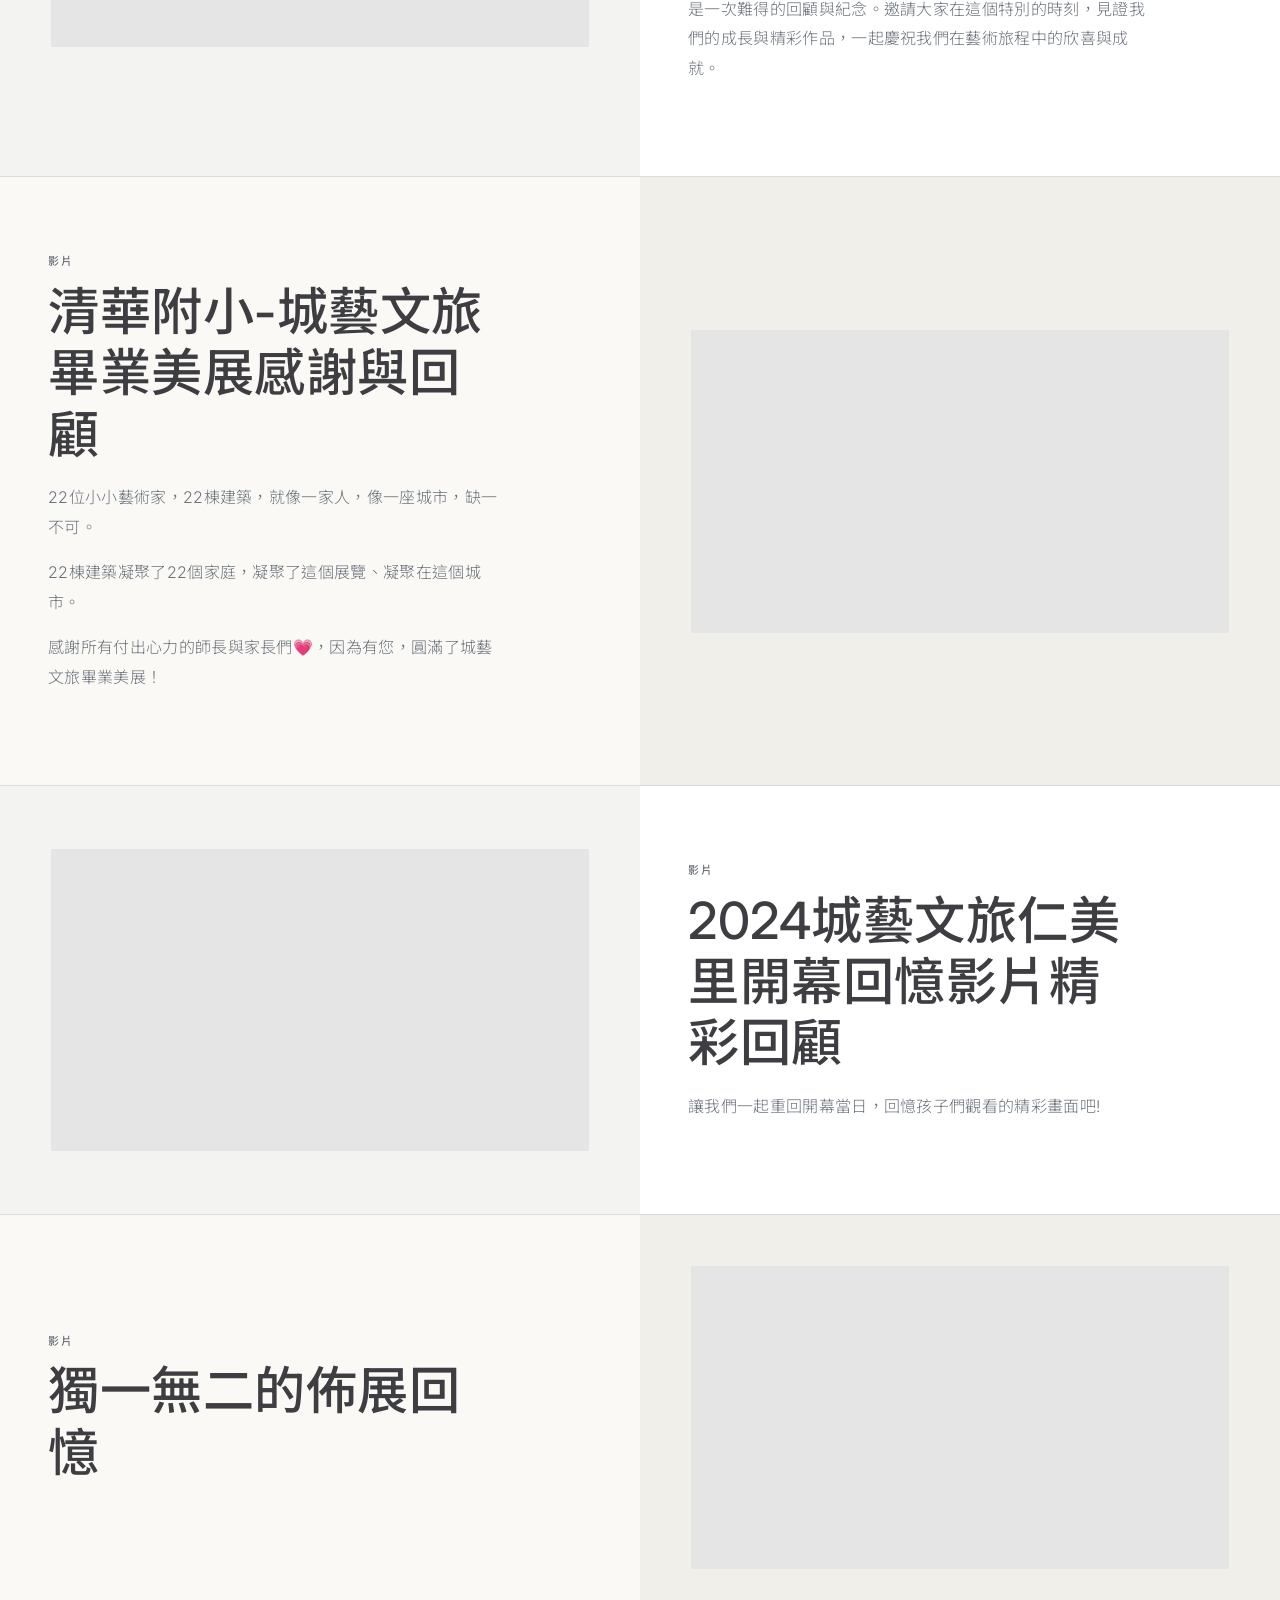
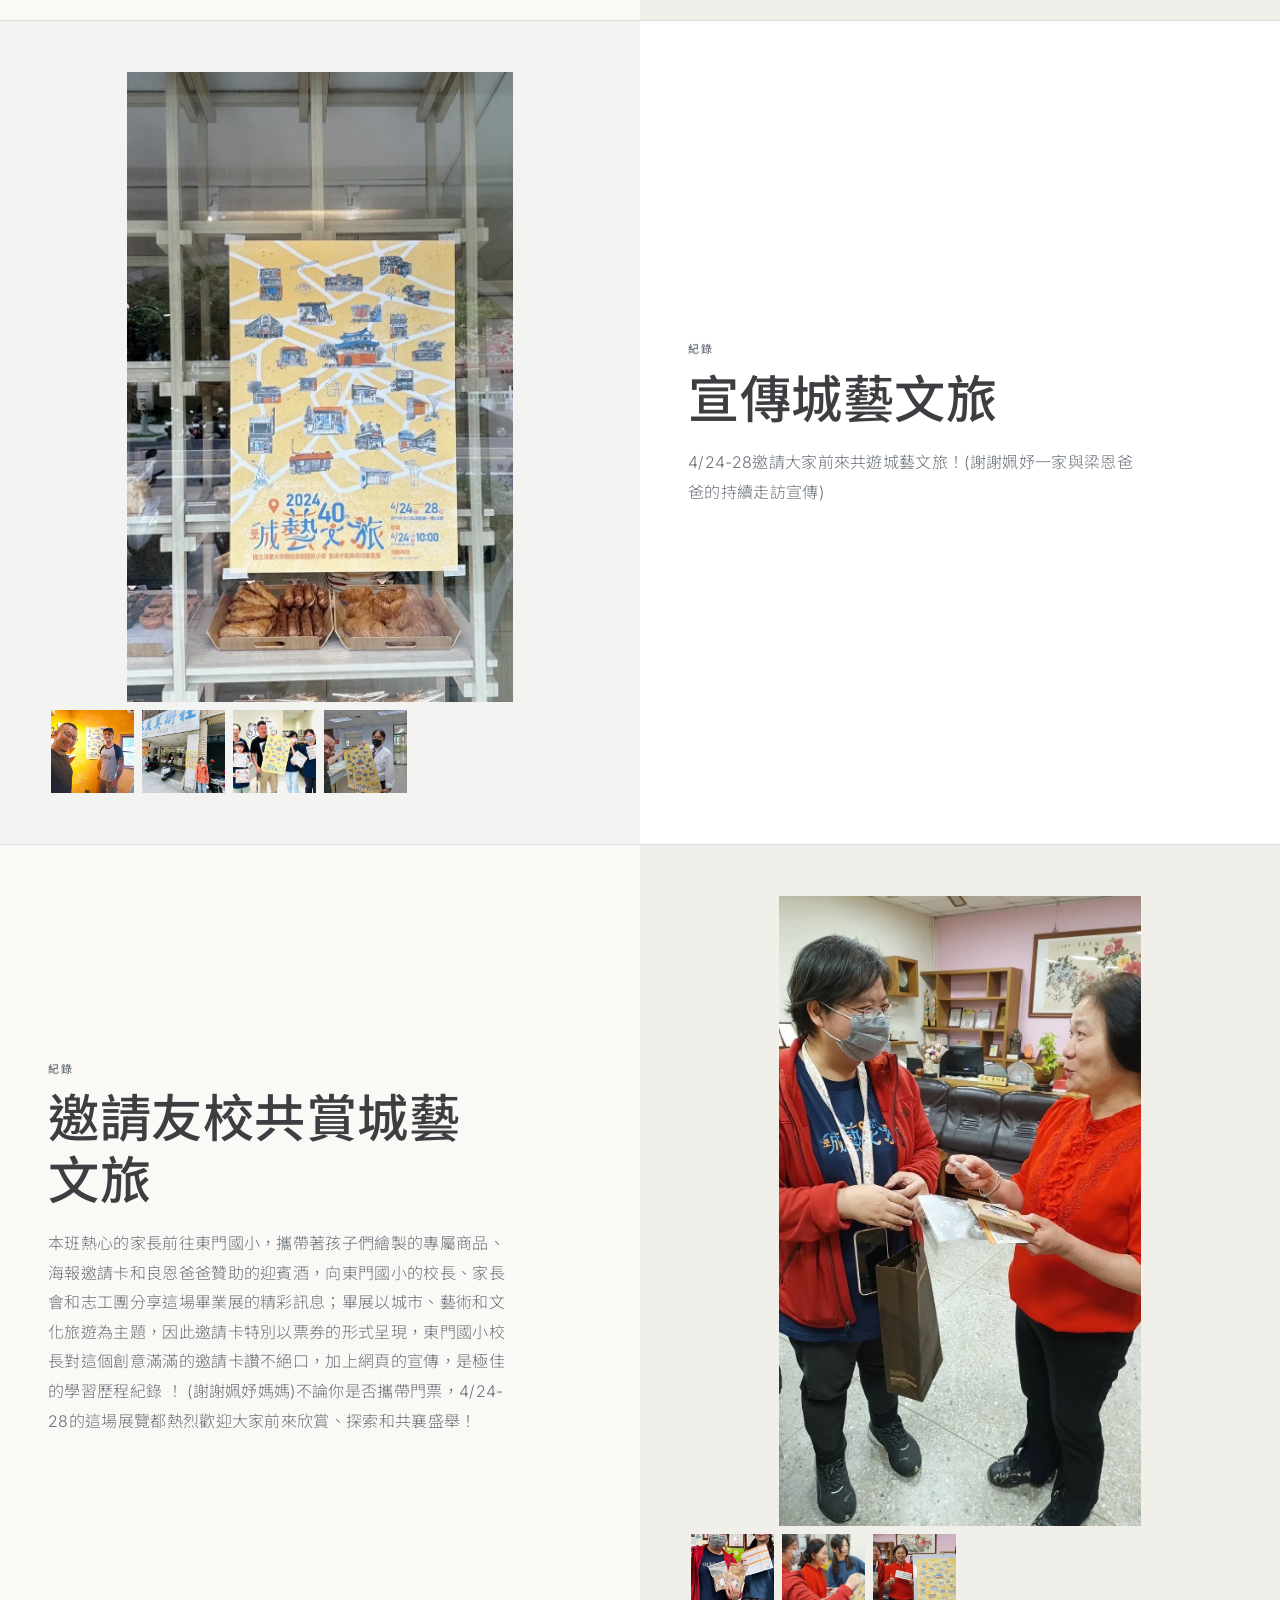
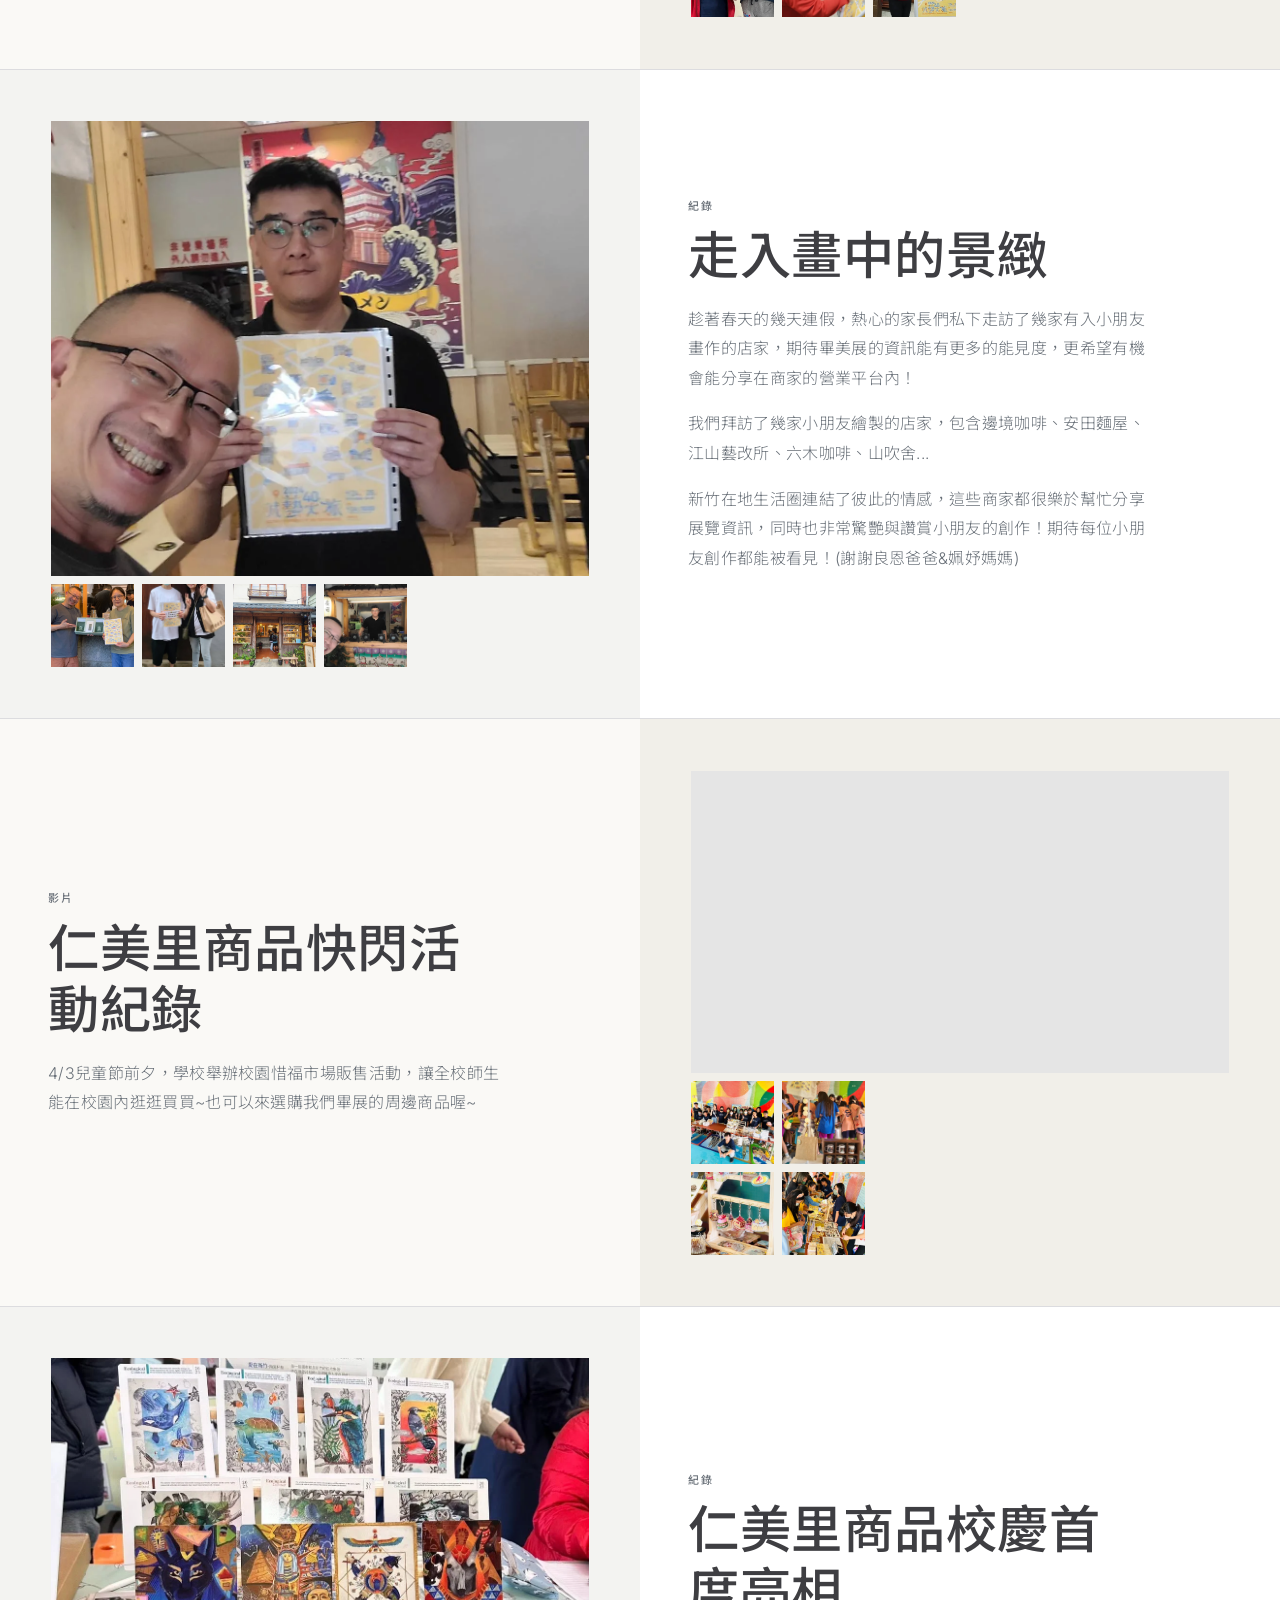
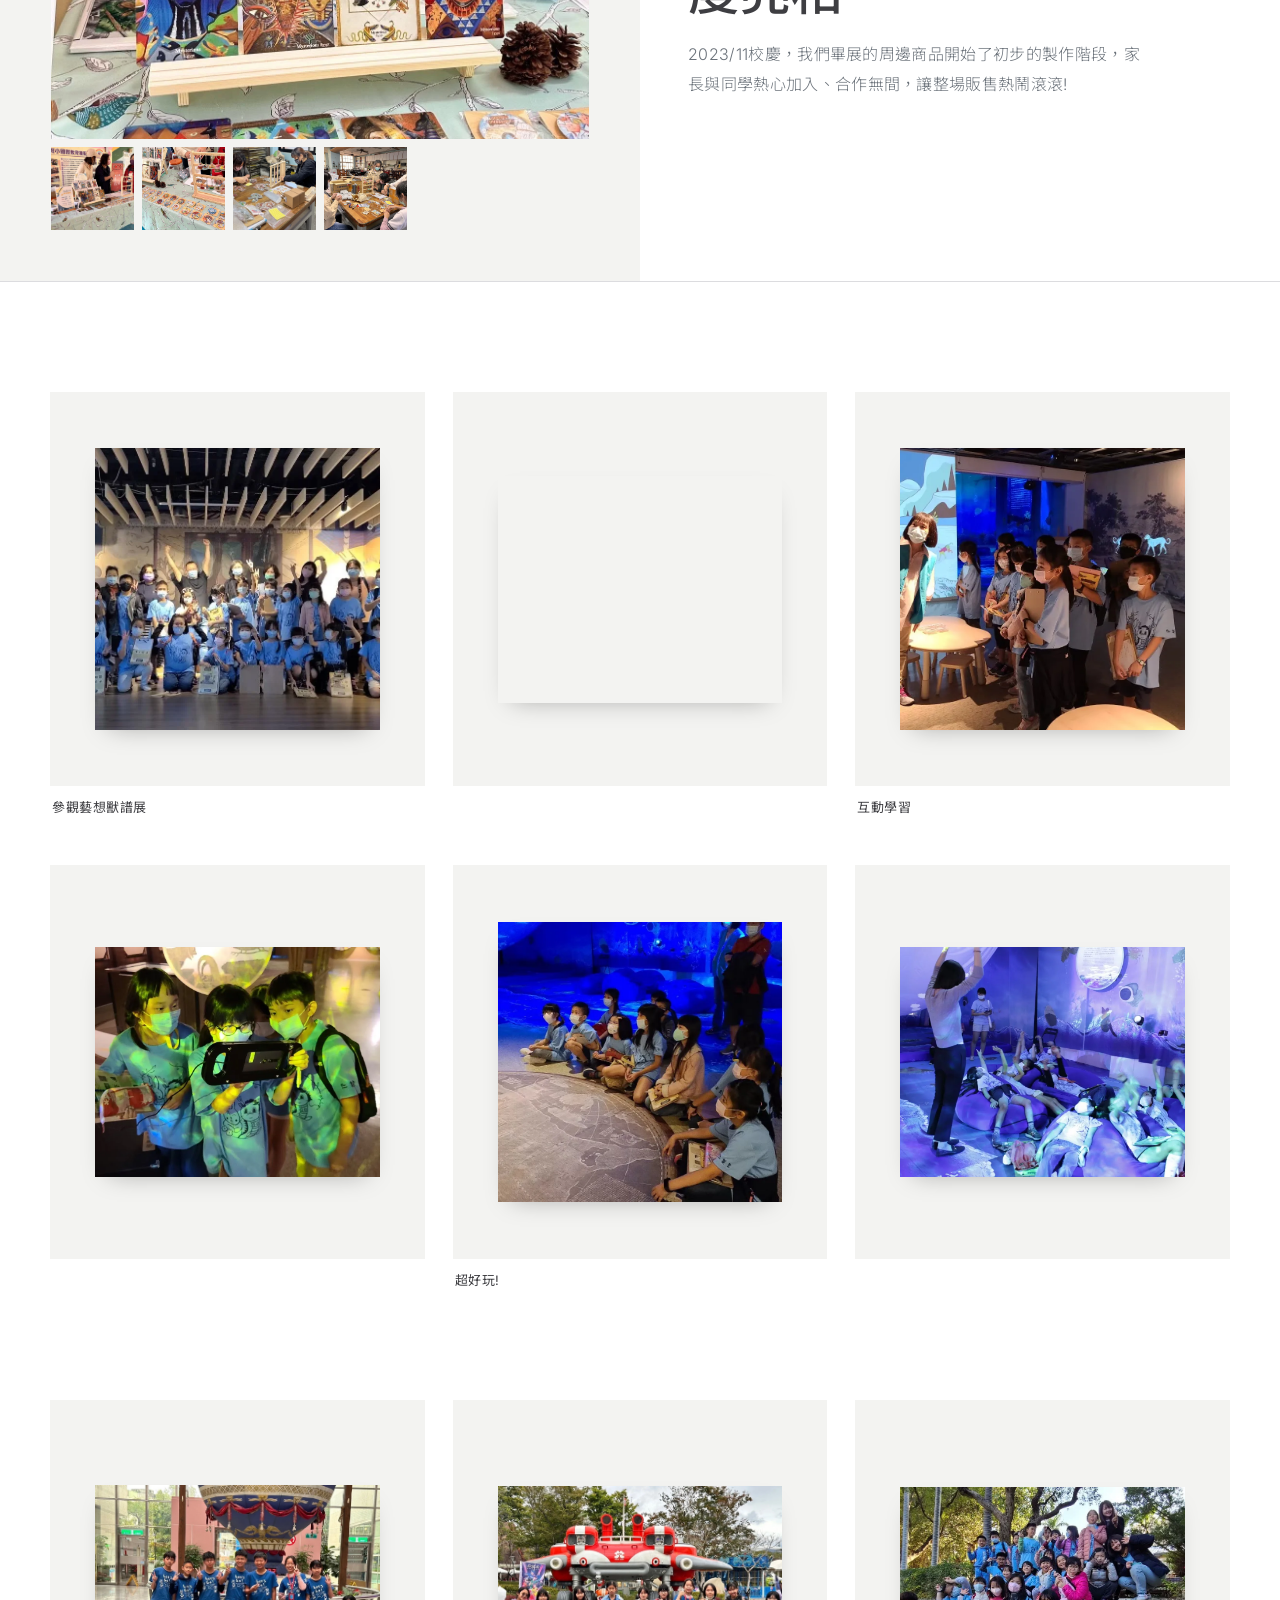
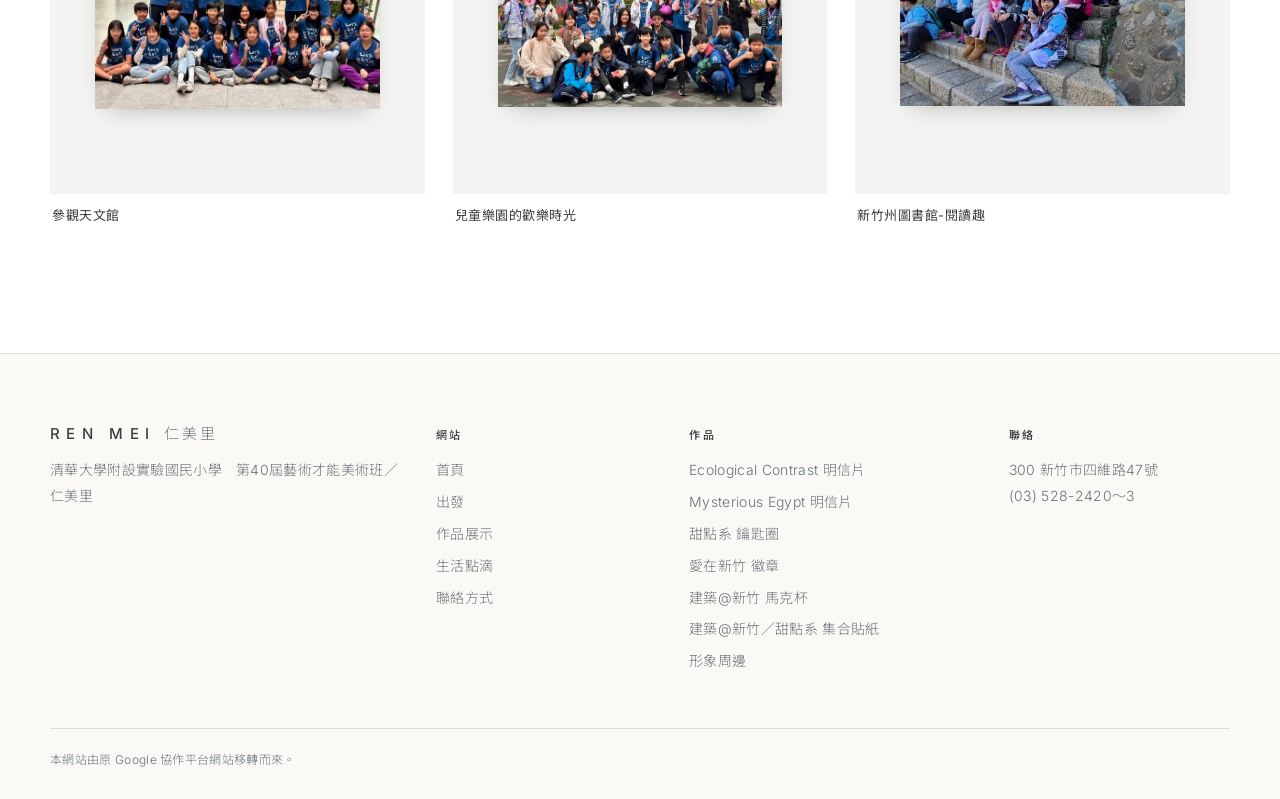
<file: life.html>
<!doctype html>
<html lang="zh-Hant-TW">
<head>
<meta charset="utf-8">
<meta name="viewport" content="width=device-width, initial-scale=1">
<title>生活點滴｜仁美里的城藝文旅</title>
<meta name="description" content="清華附小第40屆藝術才能美術班「仁美里」畢業美展《城藝文旅》——22位小小藝術家的城市、藝術與文化之旅。">
<meta property="og:title" content="生活點滴｜仁美里的城藝文旅">
<meta property="og:description" content="清華附小第40屆藝術才能美術班「仁美里」畢業美展《城藝文旅》——22位小小藝術家的城市、藝術與文化之旅。">
<meta property="og:image" content="img/231.webp">
<link rel="icon" href="assets/favicon.svg" type="image/svg+xml">
<link rel="preconnect" href="https://fonts.googleapis.com"><link rel="preconnect" href="https://fonts.gstatic.com" crossorigin>
<link href="https://fonts.googleapis.com/css2?family=Inter:wght@300;400;500;600&family=Noto+Sans+TC:wght@300;400;500;700&display=swap" rel="stylesheet">
<link rel="stylesheet" href="assets/style.css">
</head>
<body class="p-life">
<a class="skip" href="#main">跳到主要內容</a>
<a class="promo" href="depart.html">2024 畢業美展《城藝文旅》　4.24 – 4.28　新竹市演藝廳 1F AB廳</a>
<header class="topbar"><div class="bar">
<a class="logo" href="index.html" aria-label="仁美里的城藝文旅 首頁">REN MEI<span>仁美里</span></a>
<nav id="nav" aria-label="主要導覽"><ul><li><a href="index.html">首頁</a></li><li><a href="depart.html">出發</a></li><li class="has-sub"><a href="works.html">作品展示</a><ul class="sub"><li><a href="works-ecological.html">Ecological Contrast 明信片</a></li><li><a href="works-egypt.html">Mysterious Egypt 明信片</a></li><li><a href="works-keychain.html">甜點系 鑰匙圈</a></li><li><a href="works-badge.html">愛在新竹 徽章</a></li><li><a href="works-mug.html">建築@新竹 馬克杯</a></li><li><a href="works-sticker.html">建築@新竹／甜點系 集合貼紙</a></li><li><a href="works-merch.html">形象周邊</a></li></ul></li><li><a href="life.html" aria-current="page">生活點滴</a></li><li><a href="contact.html">聯絡方式</a></li></ul></nav>
<button class="menu-btn" type="button" aria-expanded="false" aria-controls="nav"><span></span><span></span><span class="sr">選單</span></button>
</div></header>
<main id="main">
<section class="billboard small veil"><img src="img/231.webp" width="1280" height="720" alt="" class="bb-img" decoding="async"><div class="bb-text"><h1>生活點滴</h1><p class="bb-sub">紀錄</p></div></section><section class="quote wrap"><blockquote><p>在藝術的旅程中我們攜手共伴</p></blockquote></section><section class="callout"><div class="co-media"><div class="embed video"><iframe src="https://www.youtube-nocookie.com/embed/1a81ehSqY-Y" title="YouTube 影片" loading="lazy" allow="accelerometer; encrypted-media; gyroscope; picture-in-picture; fullscreen" allowfullscreen></iframe></div></div><div class="co-text"><div class="co-inner"><p class="eyebrow">影片</p><h2>清華附小仁美里-那些年屬於我們的回憶</h2><p>短短4分鐘影片，說不完這3年在仁美里的回憶。2024年春末，是我們最後一次共同展示成果的機會，</p><p>是一次難得的回顧與紀念。邀請大家在這個特別的時刻，見證我們的成長與精彩作品，一起慶祝我們在藝術旅程中的欣喜與成就。</p></div></div></section><section class="callout rev warm"><div class="co-media"><div class="embed video"><iframe src="https://www.youtube-nocookie.com/embed/6VaHEffp1YI" title="YouTube 影片" loading="lazy" allow="accelerometer; encrypted-media; gyroscope; picture-in-picture; fullscreen" allowfullscreen></iframe></div></div><div class="co-text"><div class="co-inner"><p class="eyebrow">影片</p><h2>清華附小-城藝文旅畢業美展感謝與回顧</h2><p>22位小小藝術家，22棟建築，就像一家人，像一座城市，缺一不可。</p><p>22棟建築凝聚了22個家庭，凝聚了這個展覽、凝聚在這個城市。</p><p>感謝所有付出心力的師長與家長們💗，因為有您，圓滿了城藝文旅畢業美展！</p></div></div></section><section class="callout"><div class="co-media"><div class="embed video"><iframe src="https://www.youtube-nocookie.com/embed/4NIaDvytkco" title="YouTube 影片" loading="lazy" allow="accelerometer; encrypted-media; gyroscope; picture-in-picture; fullscreen" allowfullscreen></iframe></div></div><div class="co-text"><div class="co-inner"><p class="eyebrow">影片</p><h2>2024城藝文旅仁美里開幕回憶影片精彩回顧</h2><p>讓我們一起重回開幕當日，回憶孩子們觀看的精彩畫面吧!</p></div></div></section><section class="callout rev warm"><div class="co-media"><div class="embed video"><iframe src="https://www.youtube-nocookie.com/embed/-5IwoMCoYnM" title="YouTube 影片" loading="lazy" allow="accelerometer; encrypted-media; gyroscope; picture-in-picture; fullscreen" allowfullscreen></iframe></div></div><div class="co-text"><div class="co-inner"><p class="eyebrow">影片</p><h2>獨一無二的佈展回憶</h2></div></div></section><section class="callout"><div class="co-media"><button class="zoom main" type="button" aria-label="放大檢視"><img src="img/232.webp" width="783" height="1280" alt="宣傳城藝文旅" loading="lazy" decoding="async"></button><div class="thumbs"><button class="zoom thumb" type="button" aria-label="放大檢視"><img src="img/233.webp" width="1128" height="1108" alt="宣傳城藝文旅" loading="lazy" decoding="async"></button><button class="zoom thumb" type="button" aria-label="放大檢視"><img src="img/234.webp" width="1203" height="1108" alt="宣傳城藝文旅" loading="lazy" decoding="async"></button><button class="zoom thumb" type="button" aria-label="放大檢視"><img src="img/235.webp" width="1108" height="840" alt="宣傳城藝文旅" loading="lazy" decoding="async"></button><button class="zoom thumb" type="button" aria-label="放大檢視"><img src="img/236.webp" width="1280" height="960" alt="宣傳城藝文旅" loading="lazy" decoding="async"></button></div></div><div class="co-text"><div class="co-inner"><p class="eyebrow">紀錄</p><h2>宣傳城藝文旅</h2><p>4/24-28邀請大家前來共遊城藝文旅！(謝謝姵妤一家與梁恩爸爸的持續走訪宣傳)</p></div></div></section><section class="callout rev warm"><div class="co-media"><button class="zoom main" type="button" aria-label="放大檢視"><img src="img/237.webp" width="850" height="1477" alt="邀請友校共賞城藝文旅" loading="lazy" decoding="async"></button><div class="thumbs"><button class="zoom thumb" type="button" aria-label="放大檢視"><img src="img/238.webp" width="617" height="1477" alt="邀請友校共賞城藝文旅" loading="lazy" decoding="async"></button><button class="zoom thumb" type="button" aria-label="放大檢視"><img src="img/239.webp" width="1108" height="723" alt="邀請友校共賞城藝文旅" loading="lazy" decoding="async"></button><button class="zoom thumb" type="button" aria-label="放大檢視"><img src="img/240.webp" width="894" height="570" alt="邀請友校共賞城藝文旅" loading="lazy" decoding="async"></button></div></div><div class="co-text"><div class="co-inner"><p class="eyebrow">紀錄</p><h2>邀請友校共賞城藝文旅</h2><p>本班熱心的家長前往東門國小，攜帶著孩子們繪製的專屬商品、海報邀請卡和良恩爸爸贊助的迎賓酒，向東門國小的校長、家長會和志工團分享這場畢業展的精彩訊息；畢展以城市、藝術和文化旅遊為主題，因此邀請卡特別以票券的形式呈現，東門國小校長對這個創意滿滿的邀請卡讚不絕口，加上網頁的宣傳，是極佳的學習歷程紀錄 ！ (謝謝姵妤媽媽)不論你是否攜帶門票，4/24-28的這場展覽都熱烈歡迎大家前來欣賞、探索和共襄盛舉！</p></div></div></section><section class="callout"><div class="co-media"><button class="zoom main" type="button" aria-label="放大檢視"><img src="img/241.webp" width="1132" height="959" alt="走入畫中的景緻" loading="lazy" decoding="async"></button><div class="thumbs"><button class="zoom thumb" type="button" aria-label="放大檢視"><img src="img/242.webp" width="962" height="1477" alt="走入畫中的景緻" loading="lazy" decoding="async"></button><button class="zoom thumb" type="button" aria-label="放大檢視"><img src="img/243.webp" width="686" height="1280" alt="走入畫中的景緻" loading="lazy" decoding="async"></button><button class="zoom thumb" type="button" aria-label="放大檢視"><img src="img/244.webp" width="1277" height="960" alt="走入畫中的景緻" loading="lazy" decoding="async"></button><button class="zoom thumb" type="button" aria-label="放大檢視"><img src="img/245.webp" width="1280" height="720" alt="走入畫中的景緻" loading="lazy" decoding="async"></button></div></div><div class="co-text"><div class="co-inner"><p class="eyebrow">紀錄</p><h2>走入畫中的景緻</h2><p>趁著春天的幾天連假，熱心的家長們私下走訪了幾家有入小朋友畫作的店家，期待畢美展的資訊能有更多的能見度，更希望有機會能分享在商家的營業平台內！</p><p>我們拜訪了幾家小朋友繪製的店家，包含邊境咖啡、安田麵屋、江山藝改所、六木咖啡、山吹舍...</p><p>新竹在地生活圈連結了彼此的情感，這些商家都很樂於幫忙分享展覽資訊，同時也非常驚艷與讚賞小朋友的創作！期待每位小朋友創作都能被看見！(謝謝良恩爸爸&amp;姵妤媽媽)</p></div></div></section><section class="callout rev warm"><div class="co-media"><div class="embed video"><iframe src="https://www.youtube-nocookie.com/embed/6BVWamfIXCA" title="YouTube 影片" loading="lazy" allow="accelerometer; encrypted-media; gyroscope; picture-in-picture; fullscreen" allowfullscreen></iframe></div><div class="thumbs"><button class="zoom thumb" type="button" aria-label="放大檢視"><img src="img/246.webp" width="1280" height="816" alt="仁美里商品快閃活動紀錄" loading="lazy" decoding="async"></button><button class="zoom thumb" type="button" aria-label="放大檢視"><img src="img/247.webp" width="720" height="1280" alt="仁美里商品快閃活動紀錄" loading="lazy" decoding="async"></button><button class="zoom thumb" type="button" aria-label="放大檢視"><img src="img/248.webp" width="1280" height="1056" alt="仁美里商品快閃活動紀錄" loading="lazy" decoding="async"></button><button class="zoom thumb" type="button" aria-label="放大檢視"><img src="img/249.webp" width="1280" height="841" alt="仁美里商品快閃活動紀錄" loading="lazy" decoding="async"></button><button class="zoom thumb" type="button" aria-label="放大檢視"><img src="img/250.webp" width="1108" height="1477" alt="仁美里商品快閃活動紀錄" loading="lazy" decoding="async"></button><button class="zoom thumb" type="button" aria-label="放大檢視"><img src="img/251.webp" width="910" height="720" alt="仁美里商品快閃活動紀錄" loading="lazy" decoding="async"></button><button class="zoom thumb" type="button" aria-label="放大檢視"><img src="img/252.webp" width="962" height="1477" alt="仁美里商品快閃活動紀錄" loading="lazy" decoding="async"></button><button class="zoom thumb" type="button" aria-label="放大檢視"><img src="img/253.webp" width="962" height="1477" alt="仁美里商品快閃活動紀錄" loading="lazy" decoding="async"></button><button class="zoom thumb" type="button" aria-label="放大檢視"><img src="img/254.webp" width="1108" height="1225" alt="仁美里商品快閃活動紀錄" loading="lazy" decoding="async"></button><button class="zoom thumb" type="button" aria-label="放大檢視"><img src="img/255.webp" width="1259" height="1108" alt="仁美里商品快閃活動紀錄" loading="lazy" decoding="async"></button><button class="zoom thumb" type="button" aria-label="放大檢視"><img src="img/256.webp" width="1280" height="973" alt="仁美里商品快閃活動紀錄" loading="lazy" decoding="async"></button></div></div><div class="co-text"><div class="co-inner"><p class="eyebrow">影片</p><h2>仁美里商品快閃活動紀錄</h2><p>4/3兒童節前夕，學校舉辦校園惜福市場販售活動，讓全校師生能在校園內逛逛買買~也可以來選購我們畢展的周邊商品喔~</p></div></div></section><section class="callout"><div class="co-media"><button class="zoom main" type="button" aria-label="放大檢視"><img src="img/257.webp" width="1109" height="786" alt="仁美里商品校慶首度亮相" loading="lazy" decoding="async"></button><div class="thumbs"><button class="zoom thumb" type="button" aria-label="放大檢視"><img src="img/258.webp" width="1280" height="803" alt="仁美里商品校慶首度亮相" loading="lazy" decoding="async"></button><button class="zoom thumb" type="button" aria-label="放大檢視"><img src="img/259.webp" width="1059" height="1109" alt="仁美里商品校慶首度亮相" loading="lazy" decoding="async"></button><button class="zoom thumb" type="button" aria-label="放大檢視"><img src="img/260.webp" width="1280" height="891" alt="仁美里商品校慶首度亮相" loading="lazy" decoding="async"></button><button class="zoom thumb" type="button" aria-label="放大檢視"><img src="img/261.webp" width="1280" height="1097" alt="仁美里商品校慶首度亮相" loading="lazy" decoding="async"></button><button class="zoom thumb" type="button" aria-label="放大檢視"><img src="img/262.webp" width="1280" height="838" alt="仁美里商品校慶首度亮相" loading="lazy" decoding="async"></button></div></div><div class="co-text"><div class="co-inner"><p class="eyebrow">紀錄</p><h2>仁美里商品校慶首度亮相</h2><p>2023/11校慶，我們畢展的周邊商品開始了初步的製作階段，家長與同學熱心加入、合作無間，讓整場販售熱鬧滾滾!</p></div></div></section><section class="block"><div class="wrap"><div class="art-grid cols-3"><figure class="art"><button class="mat zoom" type="button" aria-label="放大檢視"><img src="img/263.webp" width="583" height="576" alt="參觀藝想獸譜展" loading="lazy" decoding="async"></button><figcaption><span class="t">參觀藝想獸譜展</span><span class="m"></span></figcaption></figure><figure class="art"><button class="mat zoom" type="button" aria-label="放大檢視"><img src="img/264.webp" width="903" height="720" alt="" loading="lazy" decoding="async"></button></figure><figure class="art"><button class="mat zoom" type="button" aria-label="放大檢視"><img src="img/265.webp" width="729" height="720" alt="互動學習" loading="lazy" decoding="async"></button><figcaption><span class="t">互動學習</span><span class="m"></span></figcaption></figure><figure class="art"><button class="mat zoom" type="button" aria-label="放大檢視"><img src="img/266.webp" width="893" height="720" alt="" loading="lazy" decoding="async"></button></figure><figure class="art"><button class="mat zoom" type="button" aria-label="放大檢視"><img src="img/267.webp" width="732" height="720" alt="超好玩!" loading="lazy" decoding="async"></button><figcaption><span class="t">超好玩!</span><span class="m"></span></figcaption></figure><figure class="art"><button class="mat zoom" type="button" aria-label="放大檢視"><img src="img/268.webp" width="990" height="800" alt="" loading="lazy" decoding="async"></button></figure></div></div></section><section class="block"><div class="wrap"><div class="art-grid cols-3"><figure class="art"><button class="mat zoom" type="button" aria-label="放大檢視"><img src="img/269.webp" width="1217" height="960" alt="參觀天文館" loading="lazy" decoding="async"></button><figcaption><span class="t">參觀天文館</span><span class="m"></span></figcaption></figure><figure class="art"><button class="mat zoom" type="button" aria-label="放大檢視"><img src="img/270.webp" width="1238" height="960" alt="兒童樂園的歡樂時光" loading="lazy" decoding="async"></button><figcaption><span class="t">兒童樂園的歡樂時光</span><span class="m"></span></figcaption></figure><figure class="art"><button class="mat zoom" type="button" aria-label="放大檢視"><img src="img/271.webp" width="751" height="577" alt="新竹州圖書館-閱讀趣" loading="lazy" decoding="async"></button><figcaption><span class="t">新竹州圖書館-閱讀趣</span><span class="m"></span></figcaption></figure></div></div></section>
</main>
<footer class="site-foot"><div class="foot-grid wrap">
<div><p class="logo">REN MEI<span>仁美里</span></p><p>清華大學附設實驗國民小學　第40屆藝術才能美術班／仁美里</p></div>
<div><h4>網站</h4><ul><li><a href="index.html">首頁</a></li><li><a href="depart.html">出發</a></li><li><a href="works.html">作品展示</a></li><li><a href="life.html">生活點滴</a></li><li><a href="contact.html">聯絡方式</a></li></ul></div>
<div><h4>作品</h4><ul><li><a href="works-ecological.html">Ecological Contrast 明信片</a></li><li><a href="works-egypt.html">Mysterious Egypt 明信片</a></li><li><a href="works-keychain.html">甜點系 鑰匙圈</a></li><li><a href="works-badge.html">愛在新竹 徽章</a></li><li><a href="works-mug.html">建築@新竹 馬克杯</a></li><li><a href="works-sticker.html">建築@新竹／甜點系 集合貼紙</a></li><li><a href="works-merch.html">形象周邊</a></li></ul></div>
<div><h4>聯絡</h4><p>300 新竹市四維路47號<br>(03) 528-2420～3</p></div>
</div><p class="fine wrap">本網站由原 Google 協作平台網站移轉而來。</p></footer>
<div class="lightbox" hidden><button class="lb-close" type="button" aria-label="關閉">×</button><button class="lb-prev" type="button" aria-label="上一張">←</button><img alt=""><button class="lb-next" type="button" aria-label="下一張">→</button></div>
<script src="assets/site.js" defer></script>
</body>
</html>
</file>
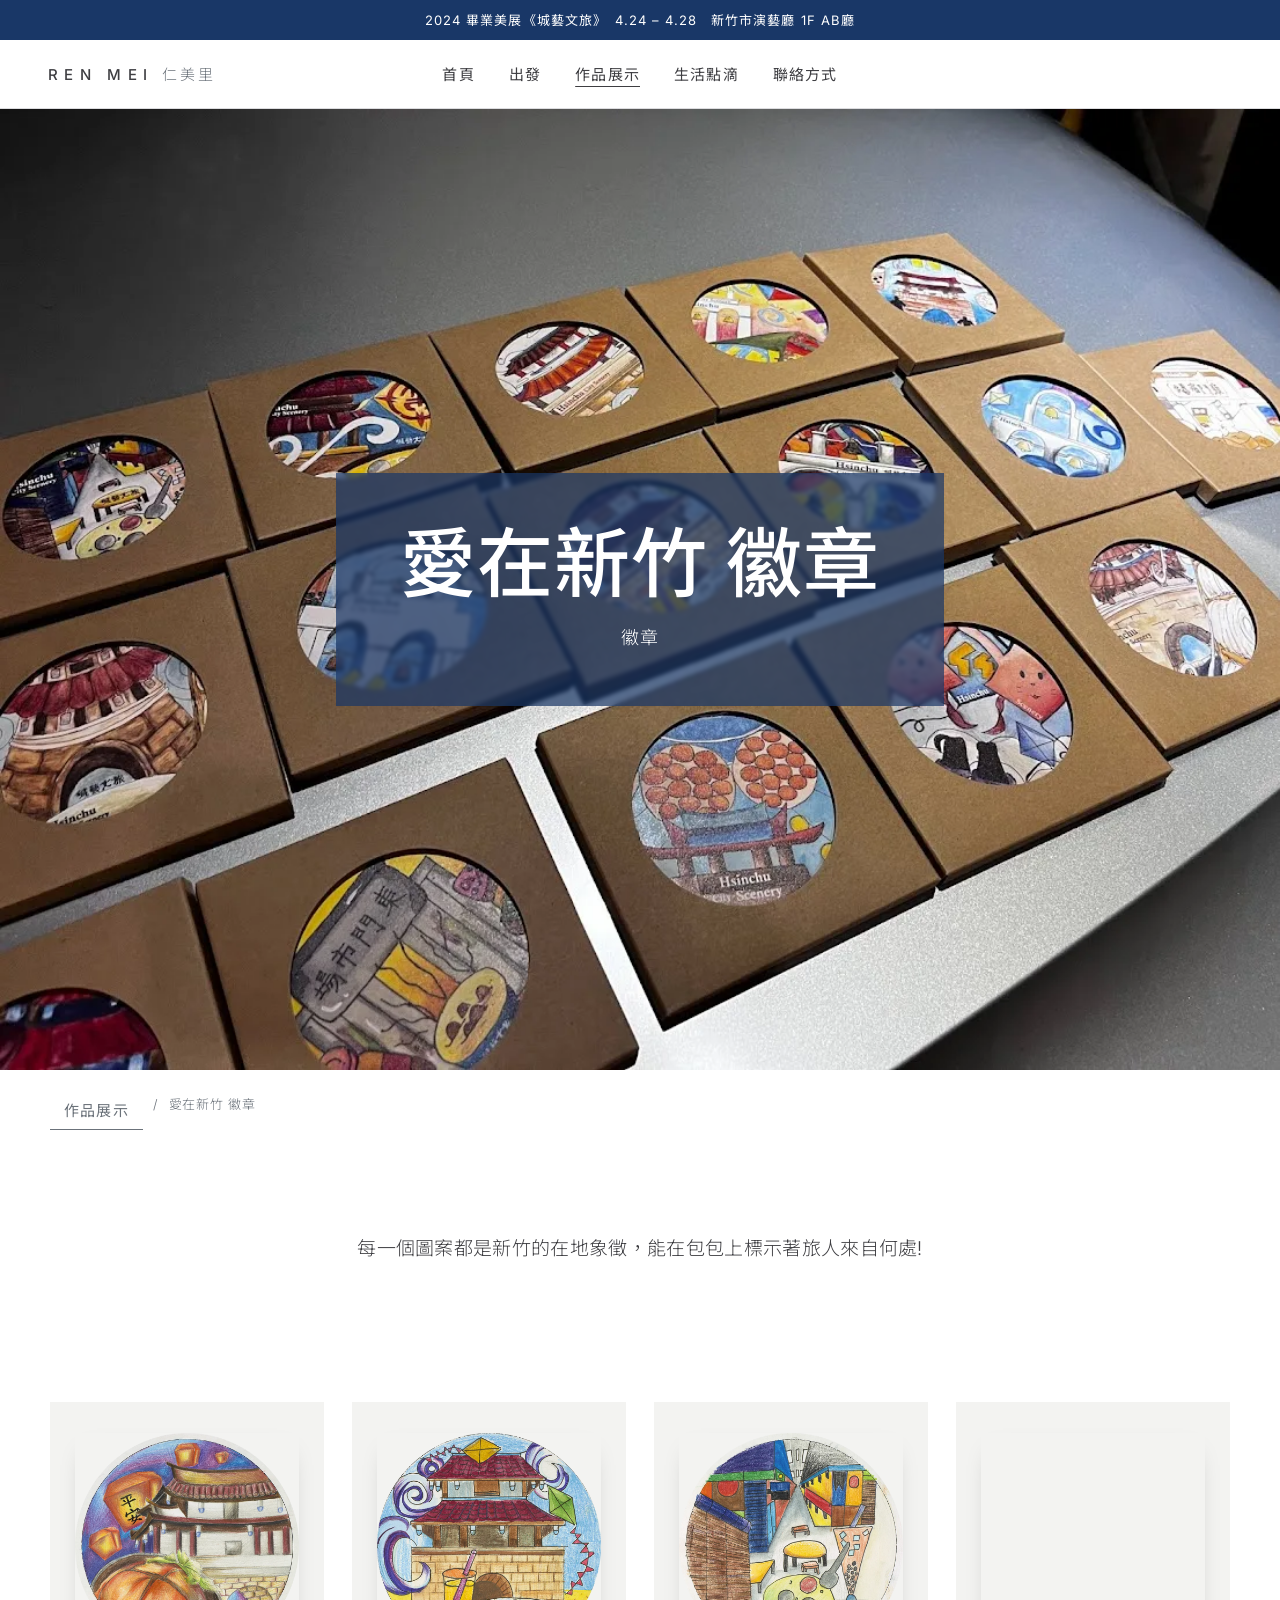
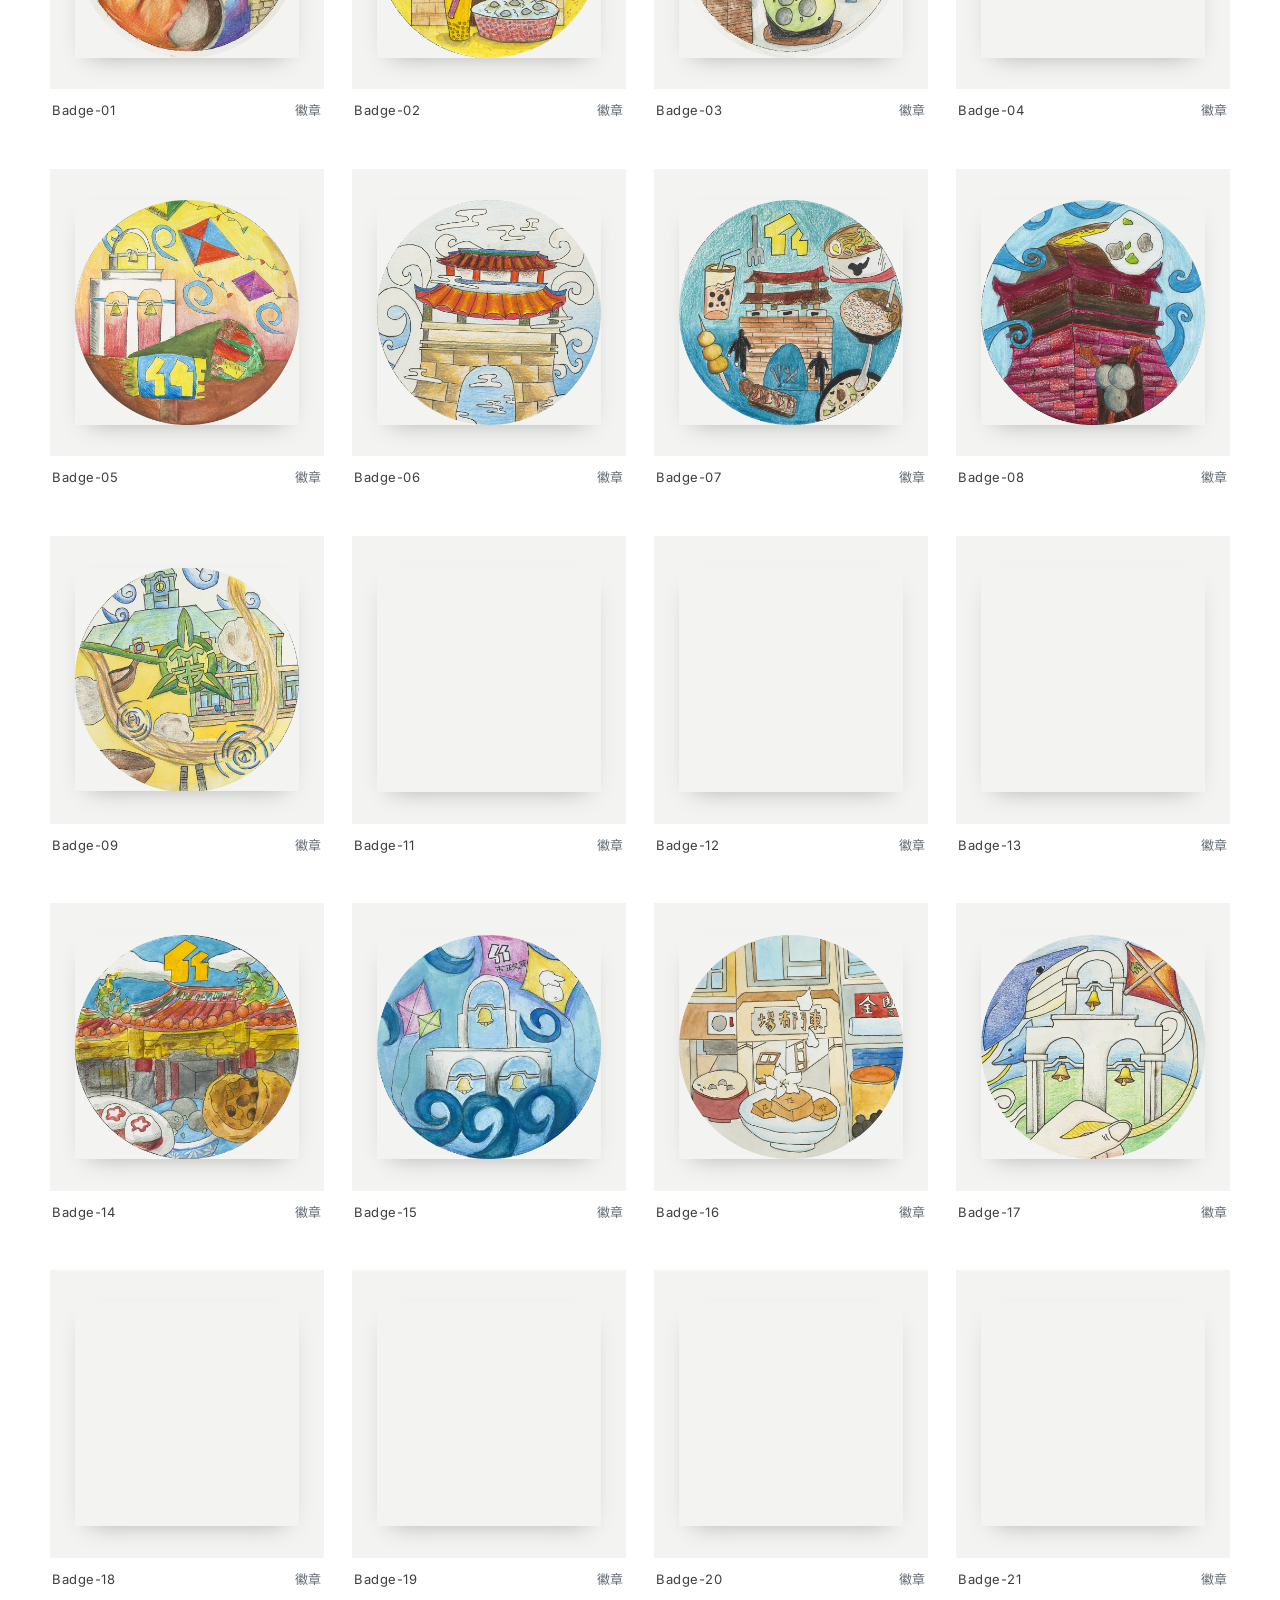
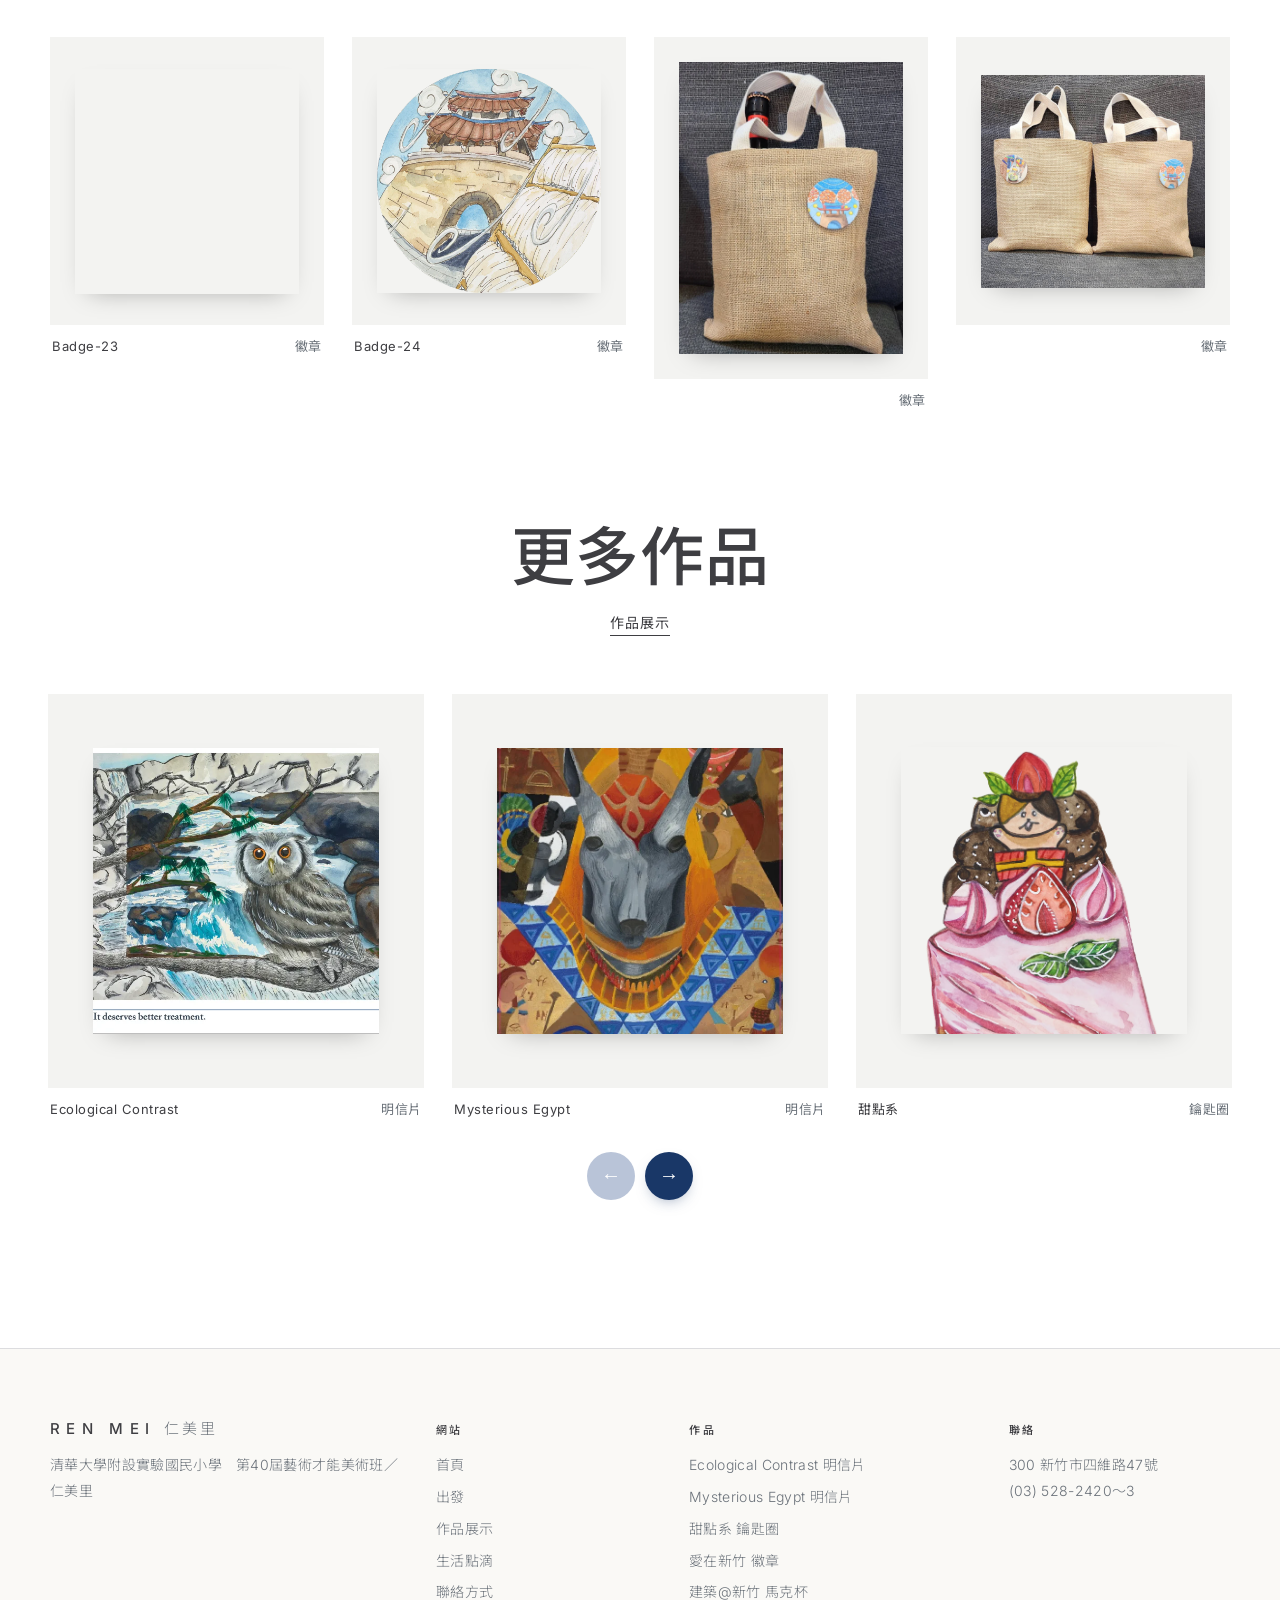
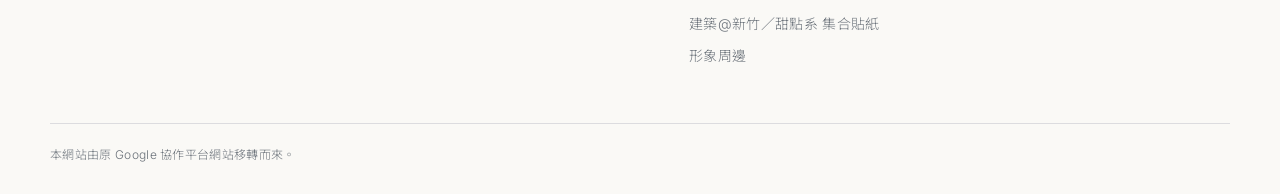
<file: works-badge.html>
<!doctype html>
<html lang="zh-Hant-TW">
<head>
<meta charset="utf-8">
<meta name="viewport" content="width=device-width, initial-scale=1">
<title>愛在新竹 徽章｜仁美里的城藝文旅</title>
<meta name="description" content="清華附小第40屆藝術才能美術班「仁美里」畢業美展《城藝文旅》——22位小小藝術家的城市、藝術與文化之旅。">
<meta property="og:title" content="愛在新竹 徽章｜仁美里的城藝文旅">
<meta property="og:description" content="清華附小第40屆藝術才能美術班「仁美里」畢業美展《城藝文旅》——22位小小藝術家的城市、藝術與文化之旅。">
<meta property="og:image" content="img/050.webp">
<link rel="icon" href="assets/favicon.svg" type="image/svg+xml">
<link rel="preconnect" href="https://fonts.googleapis.com"><link rel="preconnect" href="https://fonts.gstatic.com" crossorigin>
<link href="https://fonts.googleapis.com/css2?family=Inter:wght@300;400;500;600&family=Noto+Sans+TC:wght@300;400;500;700&display=swap" rel="stylesheet">
<link rel="stylesheet" href="assets/style.css">
</head>
<body class="p-works-badge">
<a class="skip" href="#main">跳到主要內容</a>
<a class="promo" href="depart.html">2024 畢業美展《城藝文旅》　4.24 – 4.28　新竹市演藝廳 1F AB廳</a>
<header class="topbar"><div class="bar">
<a class="logo" href="index.html" aria-label="仁美里的城藝文旅 首頁">REN MEI<span>仁美里</span></a>
<nav id="nav" aria-label="主要導覽"><ul><li><a href="index.html">首頁</a></li><li><a href="depart.html">出發</a></li><li class="has-sub"><a href="works.html" aria-current="page">作品展示</a><ul class="sub"><li><a href="works-ecological.html">Ecological Contrast 明信片</a></li><li><a href="works-egypt.html">Mysterious Egypt 明信片</a></li><li><a href="works-keychain.html">甜點系 鑰匙圈</a></li><li><a href="works-badge.html">愛在新竹 徽章</a></li><li><a href="works-mug.html">建築@新竹 馬克杯</a></li><li><a href="works-sticker.html">建築@新竹／甜點系 集合貼紙</a></li><li><a href="works-merch.html">形象周邊</a></li></ul></li><li><a href="life.html">生活點滴</a></li><li><a href="contact.html">聯絡方式</a></li></ul></nav>
<button class="menu-btn" type="button" aria-expanded="false" aria-controls="nav"><span></span><span></span><span class="sr">選單</span></button>
</div></header>
<main id="main">
<section class="billboard small"><img src="img/050.webp" width="1106" height="830" alt="" class="bb-img" decoding="async"><div class="bb-text"><h1>愛在新竹 徽章</h1><p class="bb-sub">徽章</p></div></section><nav class="crumbs wrap" aria-label="路徑"><a href="works.html">作品展示</a><span>/</span><span>愛在新竹 徽章</span></nav><section class="intro wrap"><p>每一個圖案都是新竹的在地象徵，能在包包上標示著旅人來自何處!</p></section><section class="block"><div class="wrap"><div class="art-grid cols-4"><figure class="art"><button class="mat zoom" type="button" aria-label="放大檢視"><img src="img/051.webp" width="850" height="850" alt="Badge-01" loading="lazy" decoding="async"></button><figcaption><span class="t">Badge-01</span><span class="m">徽章</span></figcaption></figure><figure class="art"><button class="mat zoom" type="button" aria-label="放大檢視"><img src="img/052.webp" width="850" height="850" alt="Badge-02" loading="lazy" decoding="async"></button><figcaption><span class="t">Badge-02</span><span class="m">徽章</span></figcaption></figure><figure class="art"><button class="mat zoom" type="button" aria-label="放大檢視"><img src="img/053.webp" width="850" height="850" alt="Badge-03" loading="lazy" decoding="async"></button><figcaption><span class="t">Badge-03</span><span class="m">徽章</span></figcaption></figure><figure class="art"><button class="mat zoom" type="button" aria-label="放大檢視"><img src="img/054.webp" width="850" height="850" alt="Badge-04" loading="lazy" decoding="async"></button><figcaption><span class="t">Badge-04</span><span class="m">徽章</span></figcaption></figure><figure class="art"><button class="mat zoom" type="button" aria-label="放大檢視"><img src="img/055.webp" width="850" height="850" alt="Badge-05" loading="lazy" decoding="async"></button><figcaption><span class="t">Badge-05</span><span class="m">徽章</span></figcaption></figure><figure class="art"><button class="mat zoom" type="button" aria-label="放大檢視"><img src="img/056.webp" width="850" height="850" alt="Badge-06" loading="lazy" decoding="async"></button><figcaption><span class="t">Badge-06</span><span class="m">徽章</span></figcaption></figure><figure class="art"><button class="mat zoom" type="button" aria-label="放大檢視"><img src="img/057.webp" width="850" height="850" alt="Badge-07" loading="lazy" decoding="async"></button><figcaption><span class="t">Badge-07</span><span class="m">徽章</span></figcaption></figure><figure class="art"><button class="mat zoom" type="button" aria-label="放大檢視"><img src="img/058.webp" width="850" height="850" alt="Badge-08" loading="lazy" decoding="async"></button><figcaption><span class="t">Badge-08</span><span class="m">徽章</span></figcaption></figure><figure class="art"><button class="mat zoom" type="button" aria-label="放大檢視"><img src="img/059.webp" width="850" height="842" alt="Badge-09" loading="lazy" decoding="async"></button><figcaption><span class="t">Badge-09</span><span class="m">徽章</span></figcaption></figure><figure class="art"><button class="mat zoom" type="button" aria-label="放大檢視"><img src="img/060.webp" width="850" height="850" alt="Badge-11" loading="lazy" decoding="async"></button><figcaption><span class="t">Badge-11</span><span class="m">徽章</span></figcaption></figure><figure class="art"><button class="mat zoom" type="button" aria-label="放大檢視"><img src="img/061.webp" width="850" height="850" alt="Badge-12" loading="lazy" decoding="async"></button><figcaption><span class="t">Badge-12</span><span class="m">徽章</span></figcaption></figure><figure class="art"><button class="mat zoom" type="button" aria-label="放大檢視"><img src="img/062.webp" width="850" height="850" alt="Badge-13" loading="lazy" decoding="async"></button><figcaption><span class="t">Badge-13</span><span class="m">徽章</span></figcaption></figure><figure class="art"><button class="mat zoom" type="button" aria-label="放大檢視"><img src="img/063.webp" width="850" height="850" alt="Badge-14" loading="lazy" decoding="async"></button><figcaption><span class="t">Badge-14</span><span class="m">徽章</span></figcaption></figure><figure class="art"><button class="mat zoom" type="button" aria-label="放大檢視"><img src="img/064.webp" width="850" height="850" alt="Badge-15" loading="lazy" decoding="async"></button><figcaption><span class="t">Badge-15</span><span class="m">徽章</span></figcaption></figure><figure class="art"><button class="mat zoom" type="button" aria-label="放大檢視"><img src="img/065.webp" width="850" height="850" alt="Badge-16" loading="lazy" decoding="async"></button><figcaption><span class="t">Badge-16</span><span class="m">徽章</span></figcaption></figure><figure class="art"><button class="mat zoom" type="button" aria-label="放大檢視"><img src="img/066.webp" width="850" height="850" alt="Badge-17" loading="lazy" decoding="async"></button><figcaption><span class="t">Badge-17</span><span class="m">徽章</span></figcaption></figure><figure class="art"><button class="mat zoom" type="button" aria-label="放大檢視"><img src="img/067.webp" width="850" height="850" alt="Badge-18" loading="lazy" decoding="async"></button><figcaption><span class="t">Badge-18</span><span class="m">徽章</span></figcaption></figure><figure class="art"><button class="mat zoom" type="button" aria-label="放大檢視"><img src="img/068.webp" width="850" height="850" alt="Badge-19" loading="lazy" decoding="async"></button><figcaption><span class="t">Badge-19</span><span class="m">徽章</span></figcaption></figure><figure class="art"><button class="mat zoom" type="button" aria-label="放大檢視"><img src="img/069.webp" width="850" height="850" alt="Badge-20" loading="lazy" decoding="async"></button><figcaption><span class="t">Badge-20</span><span class="m">徽章</span></figcaption></figure><figure class="art"><button class="mat zoom" type="button" aria-label="放大檢視"><img src="img/070.webp" width="850" height="850" alt="Badge-21" loading="lazy" decoding="async"></button><figcaption><span class="t">Badge-21</span><span class="m">徽章</span></figcaption></figure><figure class="art"><button class="mat zoom" type="button" aria-label="放大檢視"><img src="img/071.webp" width="850" height="850" alt="Badge-23" loading="lazy" decoding="async"></button><figcaption><span class="t">Badge-23</span><span class="m">徽章</span></figcaption></figure><figure class="art"><button class="mat zoom" type="button" aria-label="放大檢視"><img src="img/072.webp" width="850" height="846" alt="Badge-24" loading="lazy" decoding="async"></button><figcaption><span class="t">Badge-24</span><span class="m">徽章</span></figcaption></figure><figure class="art"><button class="mat zoom" type="button" aria-label="放大檢視"><img src="img/073.webp" width="1003" height="1304" alt="" loading="lazy" decoding="async"></button><figcaption><span class="t"></span><span class="m">徽章</span></figcaption></figure><figure class="art"><button class="mat zoom" type="button" aria-label="放大檢視"><img src="img/074.jpg" width="1280" height="1216" alt="" loading="lazy" decoding="async"></button><figcaption><span class="t"></span><span class="m">徽章</span></figcaption></figure></div></div></section><section class="block more"><header class="sec-head"><h2>更多作品</h2><a class="ul" href="works.html">作品展示</a></header><div class="wrap-wide"><div class="carousel" aria-label="更多作品"><div class="track"><figure class="art"><a class="mat" href="works-ecological.html"><img src="img/018.webp" width="546" height="548" alt="Ecological Contrast" loading="lazy" decoding="async"></a><figcaption><span class="t"><a href="works-ecological.html">Ecological Contrast</a></span><span class="m">明信片</span></figcaption></figure><figure class="art"><a class="mat" href="works-egypt.html"><img src="img/019.webp" width="632" height="634" alt="Mysterious Egypt" loading="lazy" decoding="async"></a><figcaption><span class="t"><a href="works-egypt.html">Mysterious Egypt</a></span><span class="m">明信片</span></figcaption></figure><figure class="art"><a class="mat" href="works-keychain.html"><img src="img/020.webp" width="1181" height="1186" alt="甜點系" loading="lazy" decoding="async"></a><figcaption><span class="t"><a href="works-keychain.html">甜點系</a></span><span class="m">鑰匙圈</span></figcaption></figure><figure class="art"><a class="mat" href="works-mug.html"><img src="img/022.webp" width="1129" height="1129" alt="建築@新竹" loading="lazy" decoding="async"></a><figcaption><span class="t"><a href="works-mug.html">建築@新竹</a></span><span class="m">馬克杯</span></figcaption></figure><figure class="art"><a class="mat" href="works-sticker.html"><img src="img/023.webp" width="825" height="825" alt="建築@新竹／甜點系" loading="lazy" decoding="async"></a><figcaption><span class="t"><a href="works-sticker.html">建築@新竹／甜點系</a></span><span class="m">集合貼紙</span></figcaption></figure><figure class="art"><a class="mat" href="works-merch.html"><img src="img/024.webp" width="507" height="511" alt="形象周邊" loading="lazy" decoding="async"></a><figcaption><span class="t"><a href="works-merch.html">形象周邊</a></span><span class="m">周邊商品</span></figcaption></figure></div><div class="car-nav"><button class="prev" type="button" aria-label="上一組">←</button><button class="next" type="button" aria-label="下一組">→</button></div></div></div></section>
</main>
<footer class="site-foot"><div class="foot-grid wrap">
<div><p class="logo">REN MEI<span>仁美里</span></p><p>清華大學附設實驗國民小學　第40屆藝術才能美術班／仁美里</p></div>
<div><h4>網站</h4><ul><li><a href="index.html">首頁</a></li><li><a href="depart.html">出發</a></li><li><a href="works.html">作品展示</a></li><li><a href="life.html">生活點滴</a></li><li><a href="contact.html">聯絡方式</a></li></ul></div>
<div><h4>作品</h4><ul><li><a href="works-ecological.html">Ecological Contrast 明信片</a></li><li><a href="works-egypt.html">Mysterious Egypt 明信片</a></li><li><a href="works-keychain.html">甜點系 鑰匙圈</a></li><li><a href="works-badge.html">愛在新竹 徽章</a></li><li><a href="works-mug.html">建築@新竹 馬克杯</a></li><li><a href="works-sticker.html">建築@新竹／甜點系 集合貼紙</a></li><li><a href="works-merch.html">形象周邊</a></li></ul></div>
<div><h4>聯絡</h4><p>300 新竹市四維路47號<br>(03) 528-2420～3</p></div>
</div><p class="fine wrap">本網站由原 Google 協作平台網站移轉而來。</p></footer>
<div class="lightbox" hidden><button class="lb-close" type="button" aria-label="關閉">×</button><button class="lb-prev" type="button" aria-label="上一張">←</button><img alt=""><button class="lb-next" type="button" aria-label="下一張">→</button></div>
<script src="assets/site.js" defer></script>
</body>
</html>
</file>
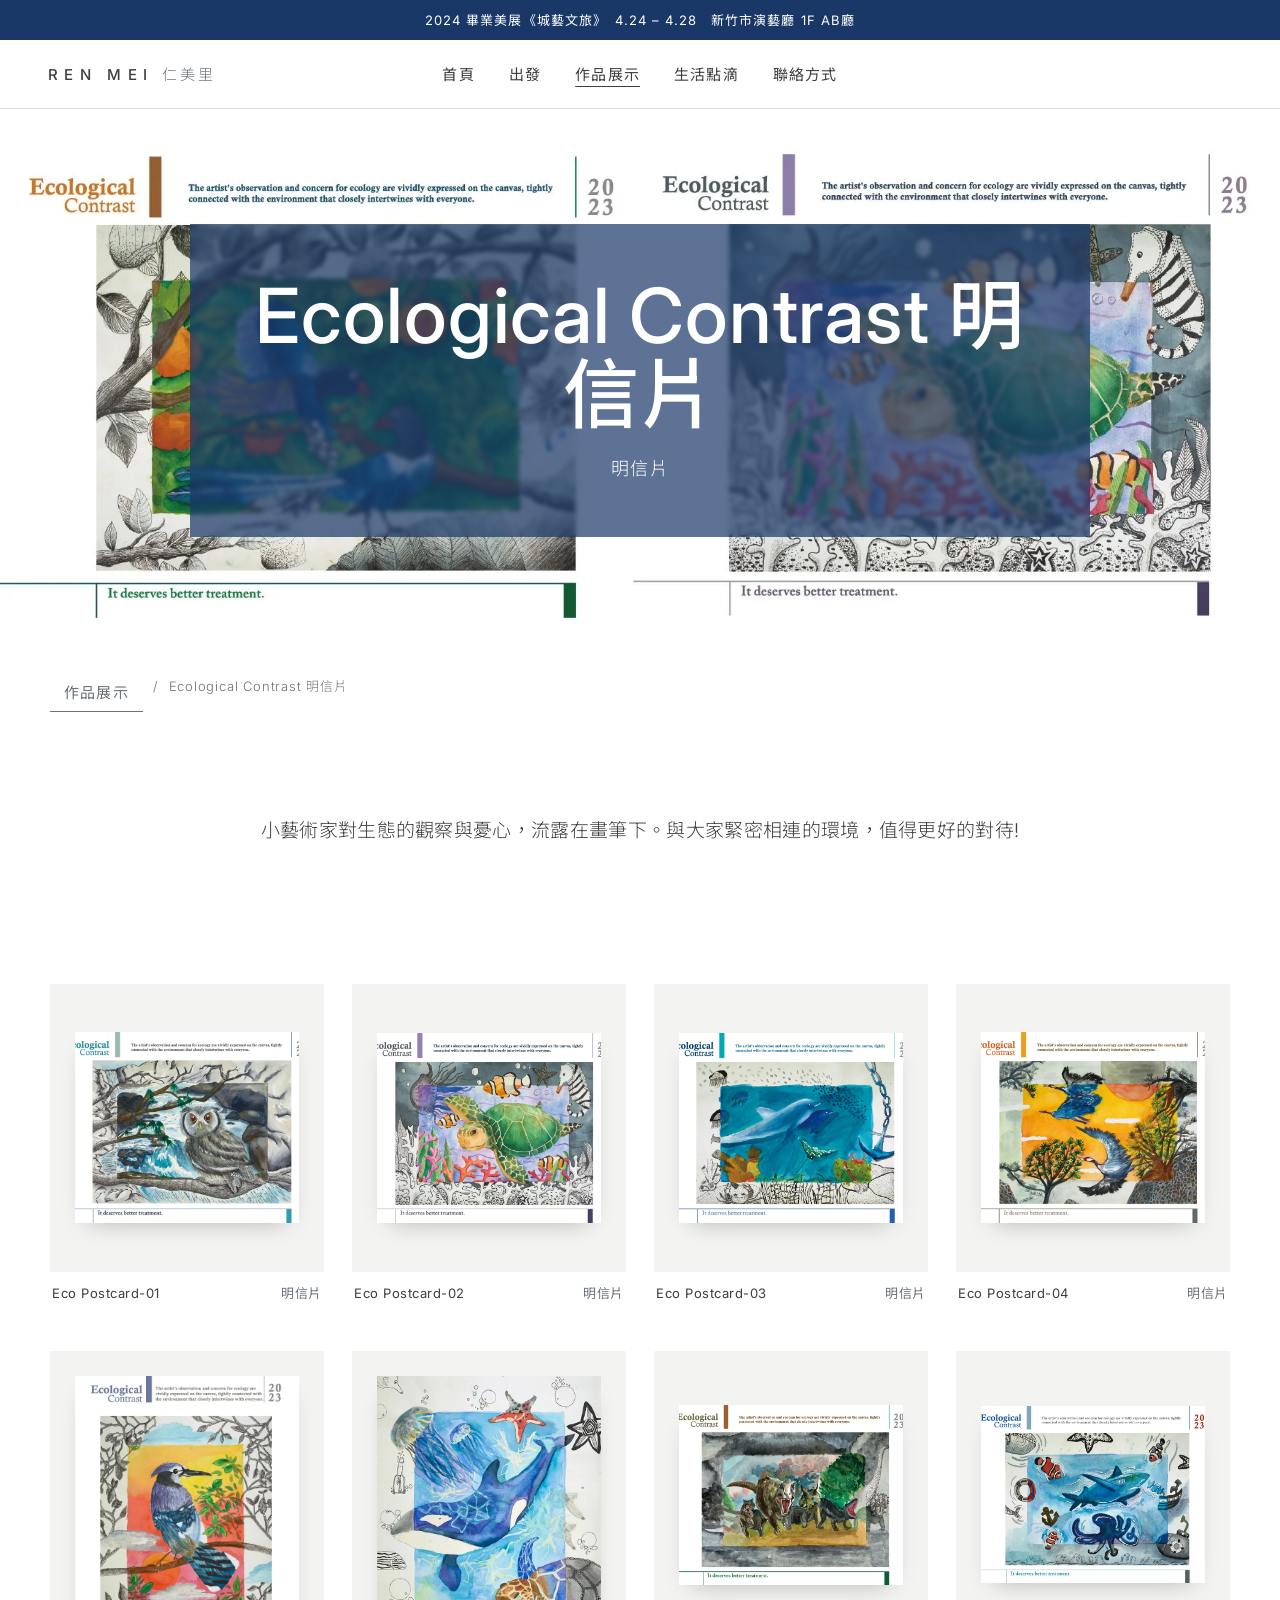
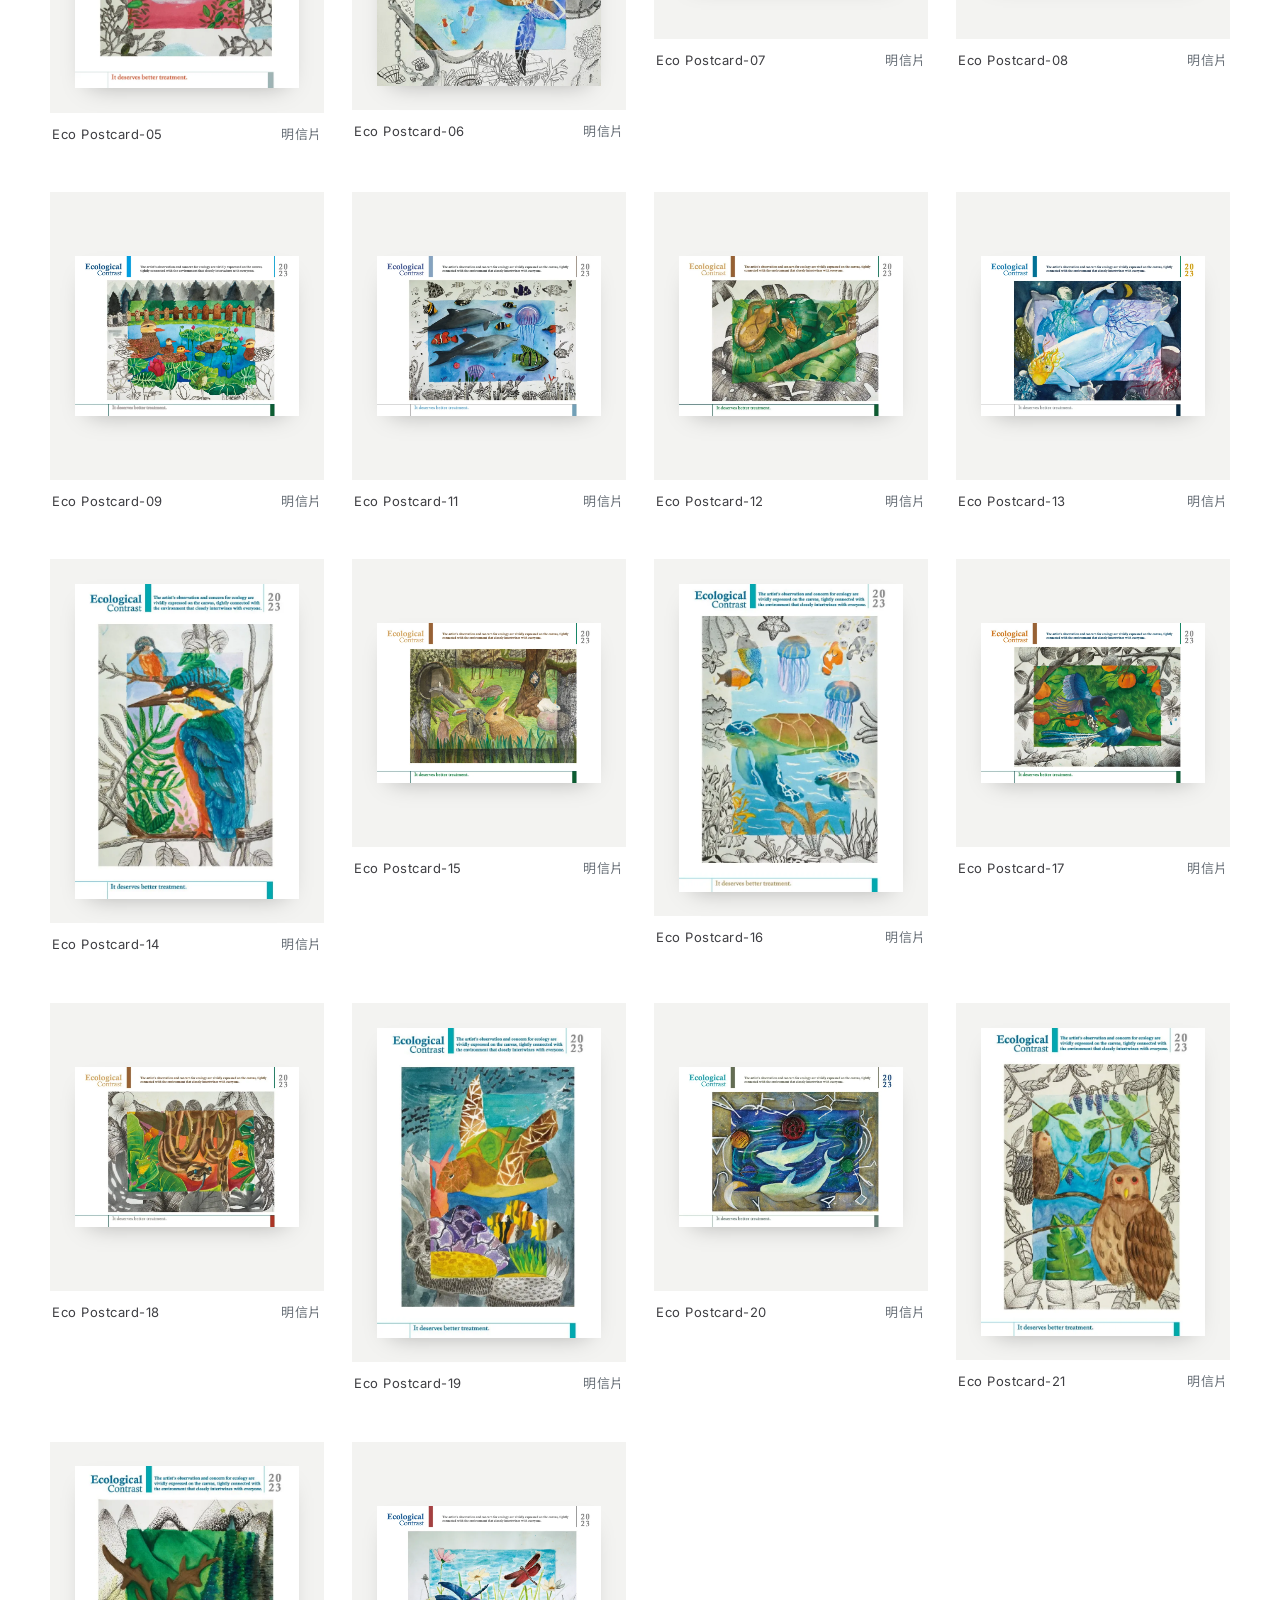
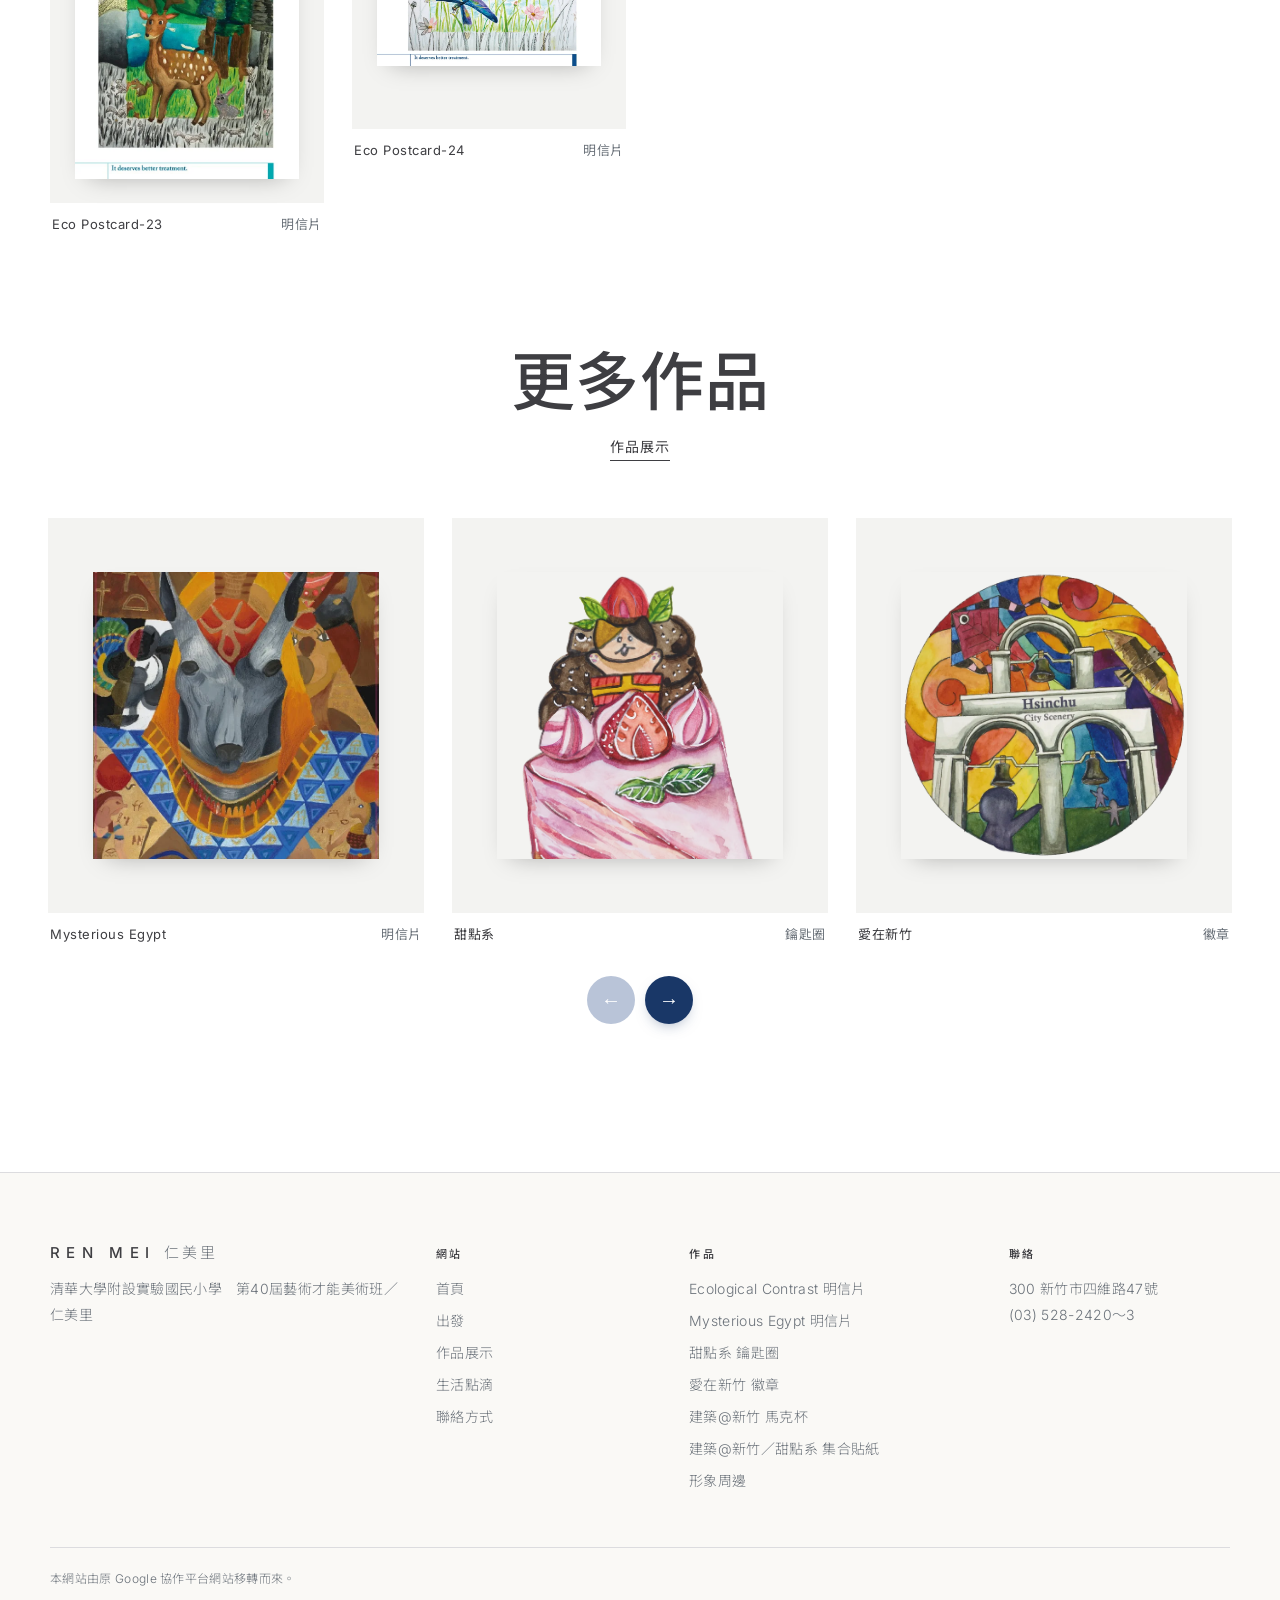
<file: works-ecological.html>
<!doctype html>
<html lang="zh-Hant-TW">
<head>
<meta charset="utf-8">
<meta name="viewport" content="width=device-width, initial-scale=1">
<title>Ecological Contrast 明信片｜仁美里的城藝文旅</title>
<meta name="description" content="清華附小第40屆藝術才能美術班「仁美里」畢業美展《城藝文旅》——22位小小藝術家的城市、藝術與文化之旅。">
<meta property="og:title" content="Ecological Contrast 明信片｜仁美里的城藝文旅">
<meta property="og:description" content="清華附小第40屆藝術才能美術班「仁美里」畢業美展《城藝文旅》——22位小小藝術家的城市、藝術與文化之旅。">
<meta property="og:image" content="img/075.webp">
<link rel="icon" href="assets/favicon.svg" type="image/svg+xml">
<link rel="preconnect" href="https://fonts.googleapis.com"><link rel="preconnect" href="https://fonts.gstatic.com" crossorigin>
<link href="https://fonts.googleapis.com/css2?family=Inter:wght@300;400;500;600&family=Noto+Sans+TC:wght@300;400;500;700&display=swap" rel="stylesheet">
<link rel="stylesheet" href="assets/style.css">
</head>
<body class="p-works-ecological">
<a class="skip" href="#main">跳到主要內容</a>
<a class="promo" href="depart.html">2024 畢業美展《城藝文旅》　4.24 – 4.28　新竹市演藝廳 1F AB廳</a>
<header class="topbar"><div class="bar">
<a class="logo" href="index.html" aria-label="仁美里的城藝文旅 首頁">REN MEI<span>仁美里</span></a>
<nav id="nav" aria-label="主要導覽"><ul><li><a href="index.html">首頁</a></li><li><a href="depart.html">出發</a></li><li class="has-sub"><a href="works.html" aria-current="page">作品展示</a><ul class="sub"><li><a href="works-ecological.html">Ecological Contrast 明信片</a></li><li><a href="works-egypt.html">Mysterious Egypt 明信片</a></li><li><a href="works-keychain.html">甜點系 鑰匙圈</a></li><li><a href="works-badge.html">愛在新竹 徽章</a></li><li><a href="works-mug.html">建築@新竹 馬克杯</a></li><li><a href="works-sticker.html">建築@新竹／甜點系 集合貼紙</a></li><li><a href="works-merch.html">形象周邊</a></li></ul></li><li><a href="life.html">生活點滴</a></li><li><a href="contact.html">聯絡方式</a></li></ul></nav>
<button class="menu-btn" type="button" aria-expanded="false" aria-controls="nav"><span></span><span></span><span class="sr">選單</span></button>
</div></header>
<main id="main">
<section class="billboard small"><img src="img/075.webp" width="1754" height="744" alt="" class="bb-img" decoding="async"><div class="bb-text"><h1>Ecological Contrast 明信片</h1><p class="bb-sub">明信片</p></div></section><nav class="crumbs wrap" aria-label="路徑"><a href="works.html">作品展示</a><span>/</span><span>Ecological Contrast 明信片</span></nav><section class="intro wrap"><p>小藝術家對生態的觀察與憂心，流露在畫筆下。與大家緊密相連的環境，值得更好的對待!</p></section><section class="block"><div class="wrap"><div class="art-grid cols-4"><figure class="art"><button class="mat zoom" type="button" aria-label="放大檢視"><img src="img/076.webp" width="742" height="632" alt="Eco Postcard-01" loading="lazy" decoding="async"></button><figcaption><span class="t">Eco Postcard-01</span><span class="m">明信片</span></figcaption></figure><figure class="art"><button class="mat zoom" type="button" aria-label="放大檢視"><img src="img/077.webp" width="747" height="632" alt="Eco Postcard-02" loading="lazy" decoding="async"></button><figcaption><span class="t">Eco Postcard-02</span><span class="m">明信片</span></figcaption></figure><figure class="art"><button class="mat zoom" type="button" aria-label="放大檢視"><img src="img/078.webp" width="747" height="632" alt="Eco Postcard-03" loading="lazy" decoding="async"></button><figcaption><span class="t">Eco Postcard-03</span><span class="m">明信片</span></figcaption></figure><figure class="art"><button class="mat zoom" type="button" aria-label="放大檢視"><img src="img/079.webp" width="742" height="632" alt="Eco Postcard-04" loading="lazy" decoding="async"></button><figcaption><span class="t">Eco Postcard-04</span><span class="m">明信片</span></figcaption></figure><figure class="art"><button class="mat zoom" type="button" aria-label="放大檢視"><img src="img/080.webp" width="632" height="878" alt="Eco Postcard-05" loading="lazy" decoding="async"></button><figcaption><span class="t">Eco Postcard-05</span><span class="m">明信片</span></figcaption></figure><figure class="art"><button class="mat zoom" type="button" aria-label="放大檢視"><img src="img/081.webp" width="632" height="872" alt="Eco Postcard-06" loading="lazy" decoding="async"></button><figcaption><span class="t">Eco Postcard-06</span><span class="m">明信片</span></figcaption></figure><figure class="art"><button class="mat zoom" type="button" aria-label="放大檢視"><img src="img/082.webp" width="791" height="632" alt="Eco Postcard-07" loading="lazy" decoding="async"></button><figcaption><span class="t">Eco Postcard-07</span><span class="m">明信片</span></figcaption></figure><figure class="art"><button class="mat zoom" type="button" aria-label="放大檢視"><img src="img/083.webp" width="803" height="632" alt="Eco Postcard-08" loading="lazy" decoding="async"></button><figcaption><span class="t">Eco Postcard-08</span><span class="m">明信片</span></figcaption></figure><figure class="art"><button class="mat zoom" type="button" aria-label="放大檢視"><img src="img/084.webp" width="886" height="632" alt="Eco Postcard-09" loading="lazy" decoding="async"></button><figcaption><span class="t">Eco Postcard-09</span><span class="m">明信片</span></figcaption></figure><figure class="art"><button class="mat zoom" type="button" aria-label="放大檢視"><img src="img/085.webp" width="886" height="632" alt="Eco Postcard-11" loading="lazy" decoding="async"></button><figcaption><span class="t">Eco Postcard-11</span><span class="m">明信片</span></figcaption></figure><figure class="art"><button class="mat zoom" type="button" aria-label="放大檢視"><img src="img/086.webp" width="886" height="630" alt="Eco Postcard-12" loading="lazy" decoding="async"></button><figcaption><span class="t">Eco Postcard-12</span><span class="m">明信片</span></figcaption></figure><figure class="art"><button class="mat zoom" type="button" aria-label="放大檢視"><img src="img/087.webp" width="886" height="632" alt="Eco Postcard-13" loading="lazy" decoding="async"></button><figcaption><span class="t">Eco Postcard-13</span><span class="m">明信片</span></figcaption></figure><figure class="art"><button class="mat zoom" type="button" aria-label="放大檢視"><img src="img/088.webp" width="632" height="886" alt="Eco Postcard-14" loading="lazy" decoding="async"></button><figcaption><span class="t">Eco Postcard-14</span><span class="m">明信片</span></figcaption></figure><figure class="art"><button class="mat zoom" type="button" aria-label="放大檢視"><img src="img/089.webp" width="886" height="632" alt="Eco Postcard-15" loading="lazy" decoding="async"></button><figcaption><span class="t">Eco Postcard-15</span><span class="m">明信片</span></figcaption></figure><figure class="art"><button class="mat zoom" type="button" aria-label="放大檢視"><img src="img/090.webp" width="632" height="866" alt="Eco Postcard-16" loading="lazy" decoding="async"></button><figcaption><span class="t">Eco Postcard-16</span><span class="m">明信片</span></figcaption></figure><figure class="art"><button class="mat zoom" type="button" aria-label="放大檢視"><img src="img/091.webp" width="886" height="632" alt="Eco Postcard-17" loading="lazy" decoding="async"></button><figcaption><span class="t">Eco Postcard-17</span><span class="m">明信片</span></figcaption></figure><figure class="art"><button class="mat zoom" type="button" aria-label="放大檢視"><img src="img/092.webp" width="886" height="632" alt="Eco Postcard-18" loading="lazy" decoding="async"></button><figcaption><span class="t">Eco Postcard-18</span><span class="m">明信片</span></figcaption></figure><figure class="art"><button class="mat zoom" type="button" aria-label="放大檢視"><img src="img/093.webp" width="632" height="872" alt="Eco Postcard-19" loading="lazy" decoding="async"></button><figcaption><span class="t">Eco Postcard-19</span><span class="m">明信片</span></figcaption></figure><figure class="art"><button class="mat zoom" type="button" aria-label="放大檢視"><img src="img/094.webp" width="886" height="632" alt="Eco Postcard-20" loading="lazy" decoding="async"></button><figcaption><span class="t">Eco Postcard-20</span><span class="m">明信片</span></figcaption></figure><figure class="art"><button class="mat zoom" type="button" aria-label="放大檢視"><img src="img/095.webp" width="632" height="866" alt="Eco Postcard-21" loading="lazy" decoding="async"></button><figcaption><span class="t">Eco Postcard-21</span><span class="m">明信片</span></figcaption></figure><figure class="art"><button class="mat zoom" type="button" aria-label="放大檢視"><img src="img/096.webp" width="632" height="878" alt="Eco Postcard-23" loading="lazy" decoding="async"></button><figcaption><span class="t">Eco Postcard-23</span><span class="m">明信片</span></figcaption></figure><figure class="art"><button class="mat zoom" type="button" aria-label="放大檢視"><img src="img/097.webp" width="886" height="632" alt="Eco Postcard-24" loading="lazy" decoding="async"></button><figcaption><span class="t">Eco Postcard-24</span><span class="m">明信片</span></figcaption></figure></div></div></section><section class="block more"><header class="sec-head"><h2>更多作品</h2><a class="ul" href="works.html">作品展示</a></header><div class="wrap-wide"><div class="carousel" aria-label="更多作品"><div class="track"><figure class="art"><a class="mat" href="works-egypt.html"><img src="img/019.webp" width="632" height="634" alt="Mysterious Egypt" loading="lazy" decoding="async"></a><figcaption><span class="t"><a href="works-egypt.html">Mysterious Egypt</a></span><span class="m">明信片</span></figcaption></figure><figure class="art"><a class="mat" href="works-keychain.html"><img src="img/020.webp" width="1181" height="1186" alt="甜點系" loading="lazy" decoding="async"></a><figcaption><span class="t"><a href="works-keychain.html">甜點系</a></span><span class="m">鑰匙圈</span></figcaption></figure><figure class="art"><a class="mat" href="works-badge.html"><img src="img/021.webp" width="672" height="674" alt="愛在新竹" loading="lazy" decoding="async"></a><figcaption><span class="t"><a href="works-badge.html">愛在新竹</a></span><span class="m">徽章</span></figcaption></figure><figure class="art"><a class="mat" href="works-mug.html"><img src="img/022.webp" width="1129" height="1129" alt="建築@新竹" loading="lazy" decoding="async"></a><figcaption><span class="t"><a href="works-mug.html">建築@新竹</a></span><span class="m">馬克杯</span></figcaption></figure><figure class="art"><a class="mat" href="works-sticker.html"><img src="img/023.webp" width="825" height="825" alt="建築@新竹／甜點系" loading="lazy" decoding="async"></a><figcaption><span class="t"><a href="works-sticker.html">建築@新竹／甜點系</a></span><span class="m">集合貼紙</span></figcaption></figure><figure class="art"><a class="mat" href="works-merch.html"><img src="img/024.webp" width="507" height="511" alt="形象周邊" loading="lazy" decoding="async"></a><figcaption><span class="t"><a href="works-merch.html">形象周邊</a></span><span class="m">周邊商品</span></figcaption></figure></div><div class="car-nav"><button class="prev" type="button" aria-label="上一組">←</button><button class="next" type="button" aria-label="下一組">→</button></div></div></div></section>
</main>
<footer class="site-foot"><div class="foot-grid wrap">
<div><p class="logo">REN MEI<span>仁美里</span></p><p>清華大學附設實驗國民小學　第40屆藝術才能美術班／仁美里</p></div>
<div><h4>網站</h4><ul><li><a href="index.html">首頁</a></li><li><a href="depart.html">出發</a></li><li><a href="works.html">作品展示</a></li><li><a href="life.html">生活點滴</a></li><li><a href="contact.html">聯絡方式</a></li></ul></div>
<div><h4>作品</h4><ul><li><a href="works-ecological.html">Ecological Contrast 明信片</a></li><li><a href="works-egypt.html">Mysterious Egypt 明信片</a></li><li><a href="works-keychain.html">甜點系 鑰匙圈</a></li><li><a href="works-badge.html">愛在新竹 徽章</a></li><li><a href="works-mug.html">建築@新竹 馬克杯</a></li><li><a href="works-sticker.html">建築@新竹／甜點系 集合貼紙</a></li><li><a href="works-merch.html">形象周邊</a></li></ul></div>
<div><h4>聯絡</h4><p>300 新竹市四維路47號<br>(03) 528-2420～3</p></div>
</div><p class="fine wrap">本網站由原 Google 協作平台網站移轉而來。</p></footer>
<div class="lightbox" hidden><button class="lb-close" type="button" aria-label="關閉">×</button><button class="lb-prev" type="button" aria-label="上一張">←</button><img alt=""><button class="lb-next" type="button" aria-label="下一張">→</button></div>
<script src="assets/site.js" defer></script>
</body>
</html>
</file>
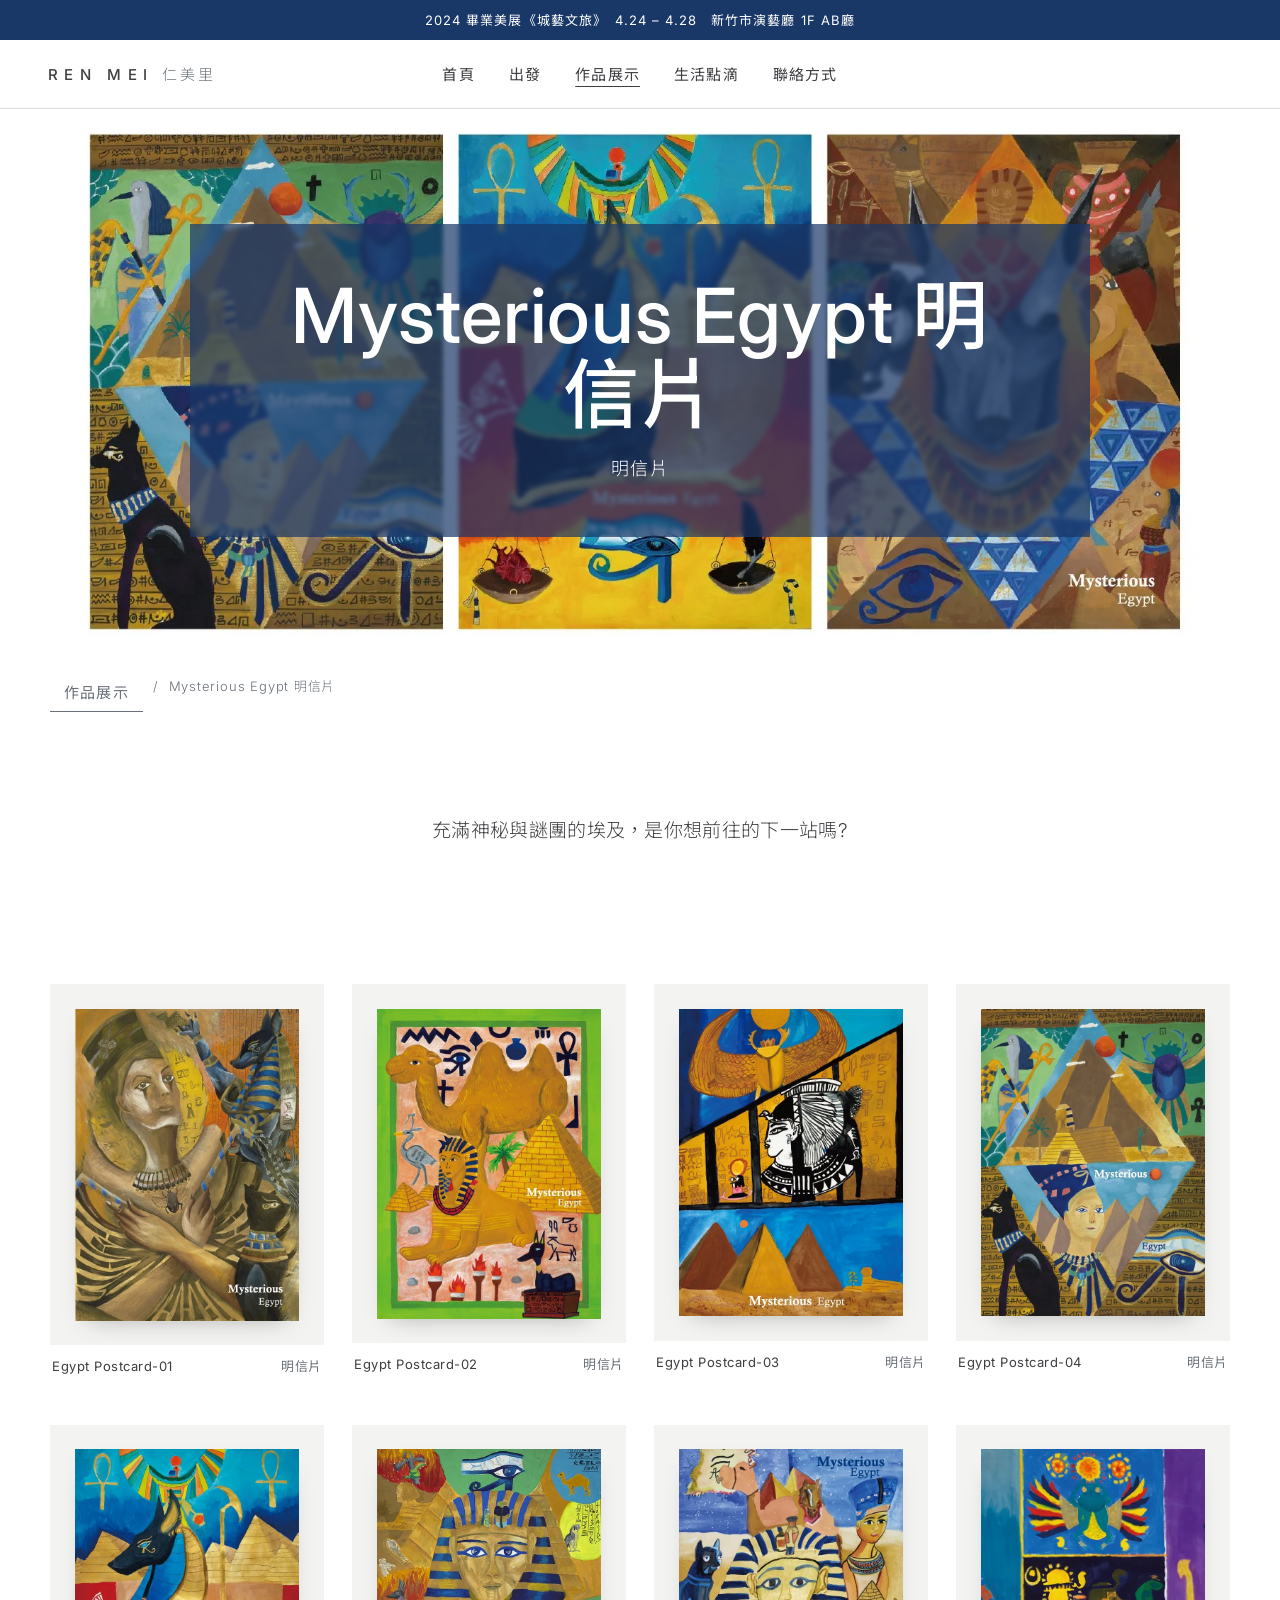
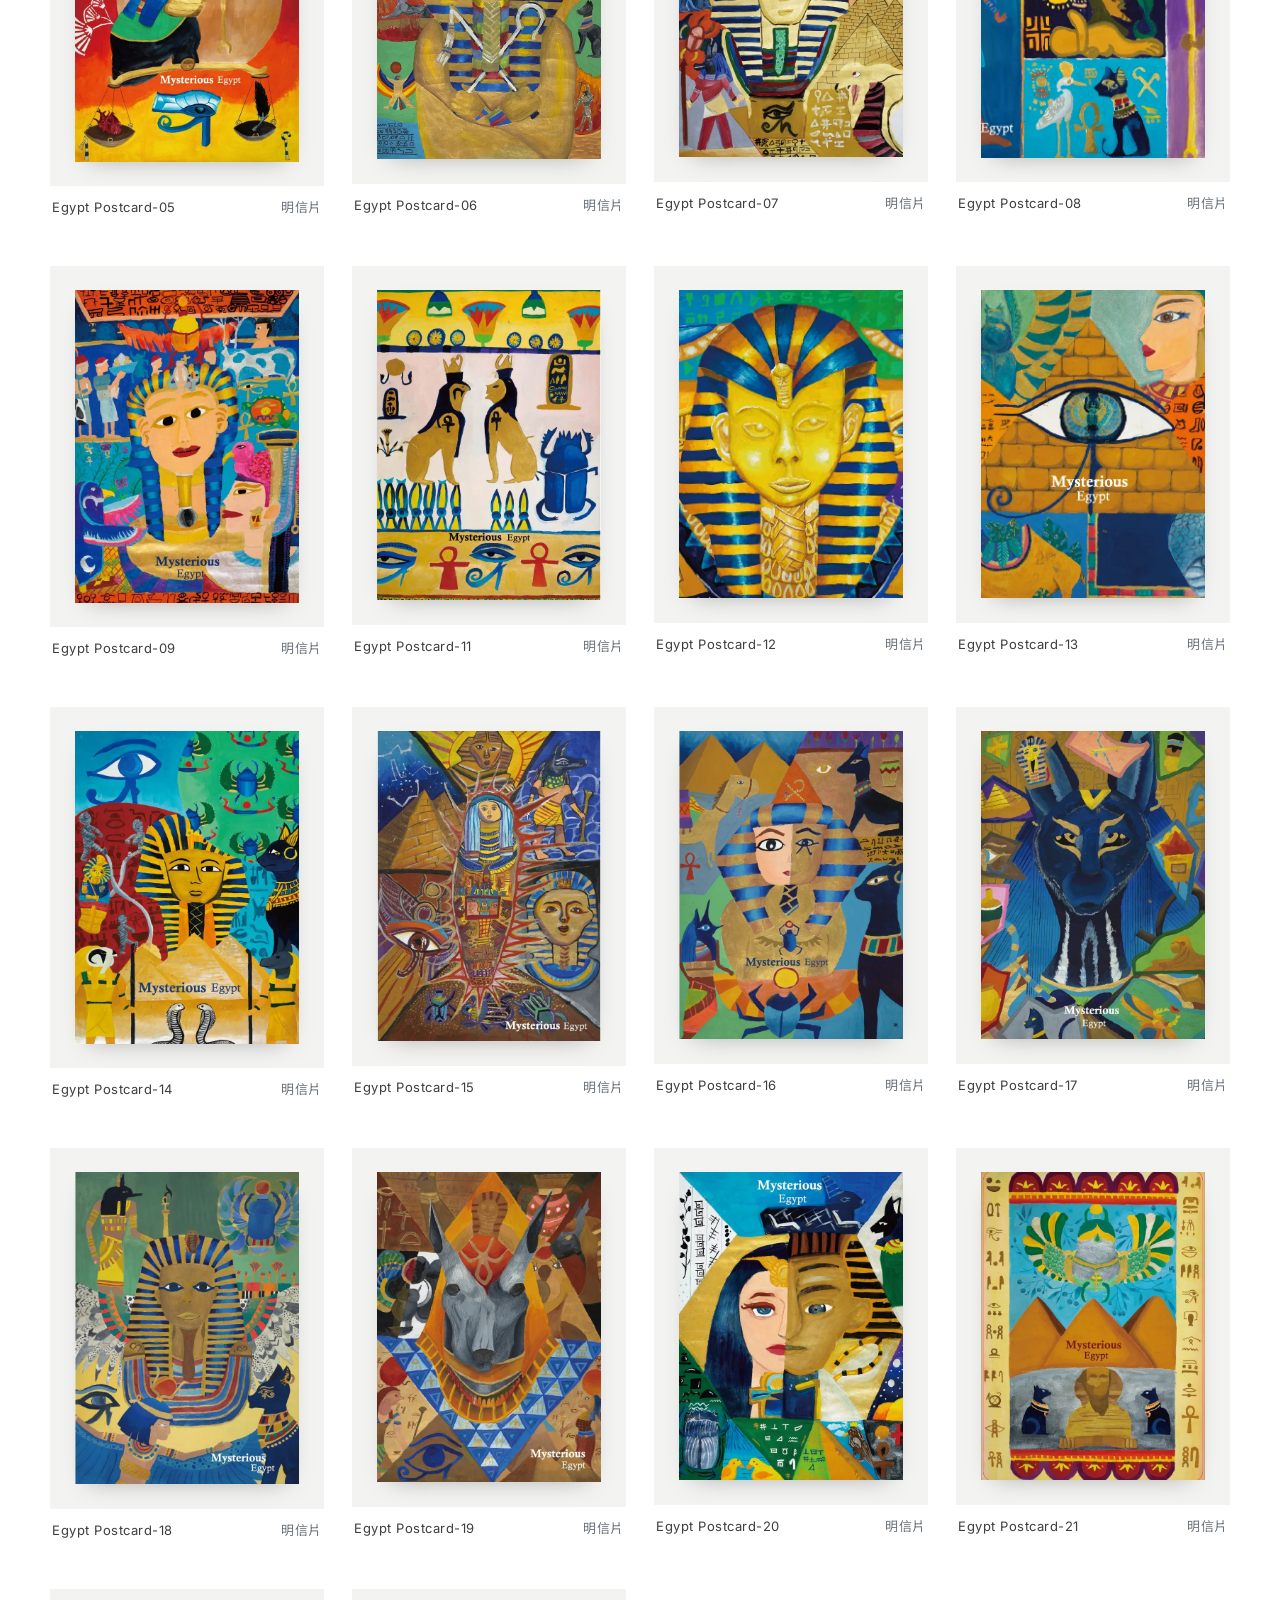
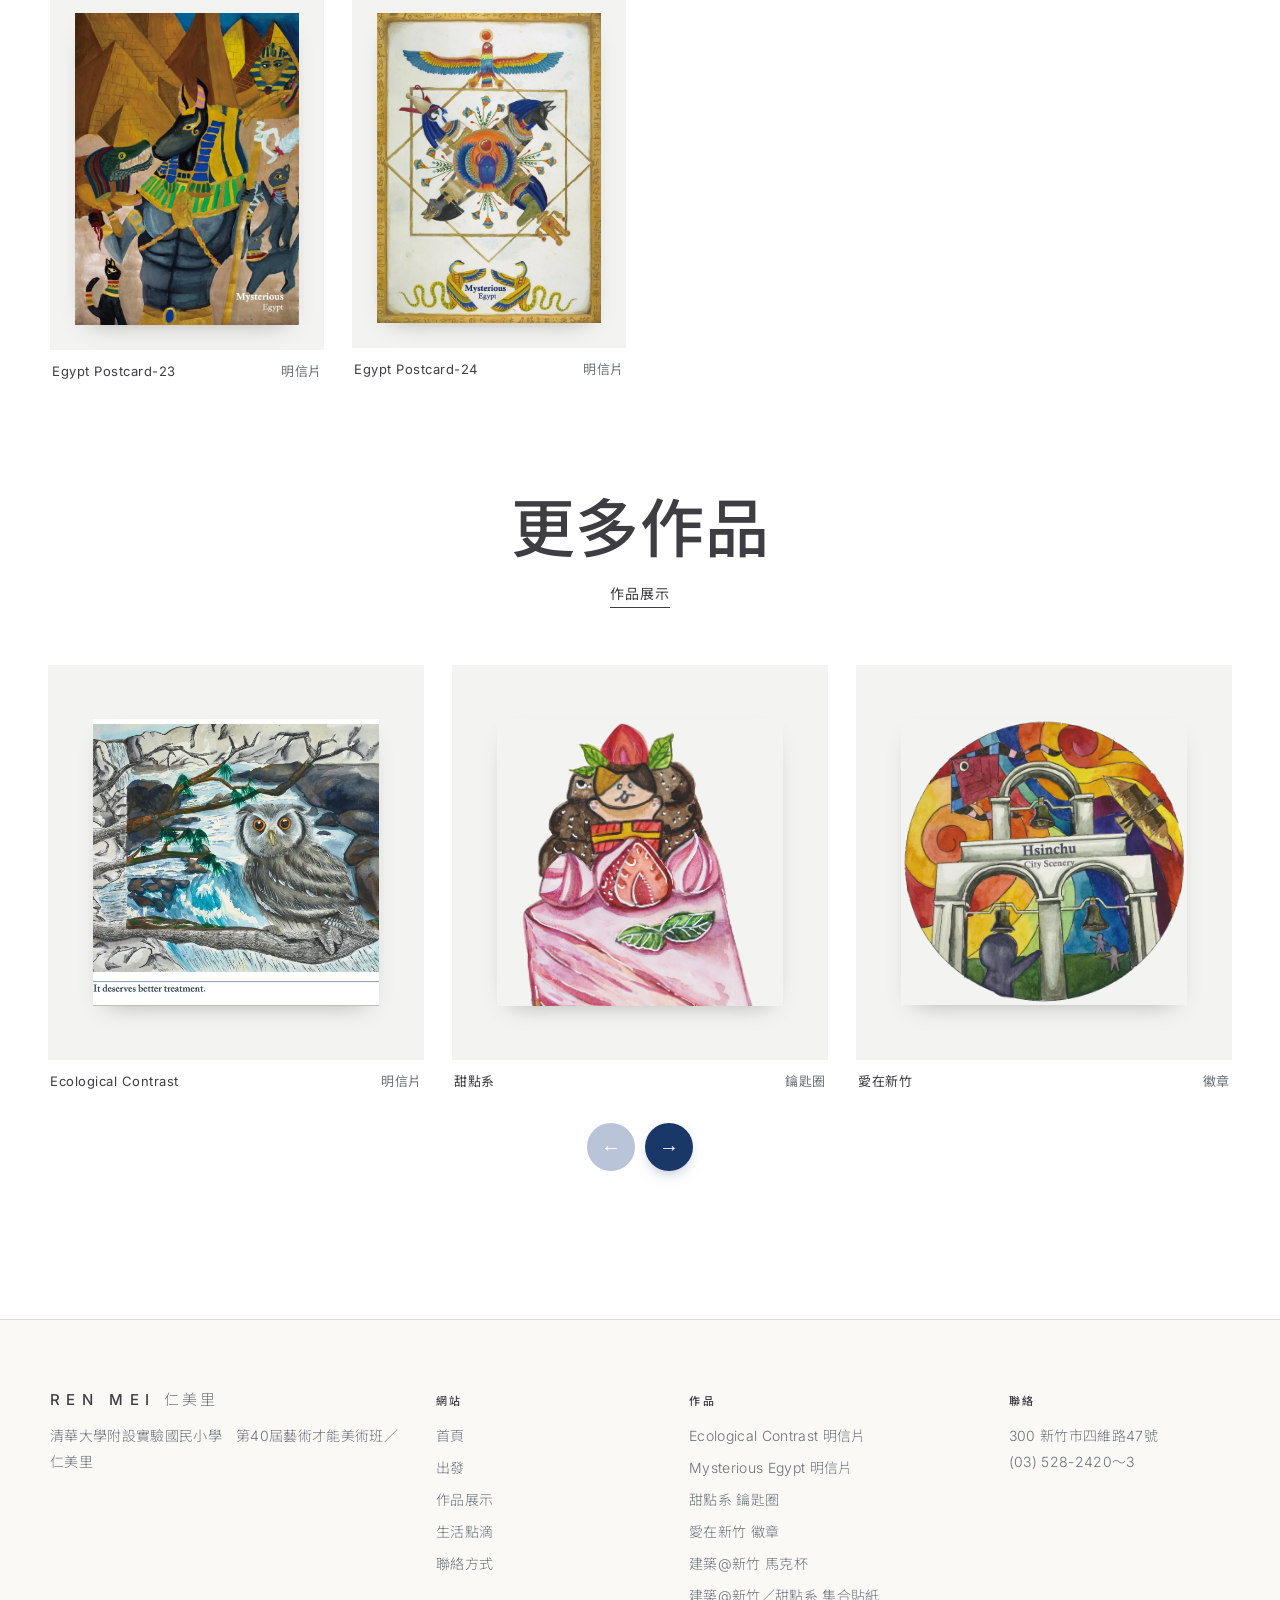
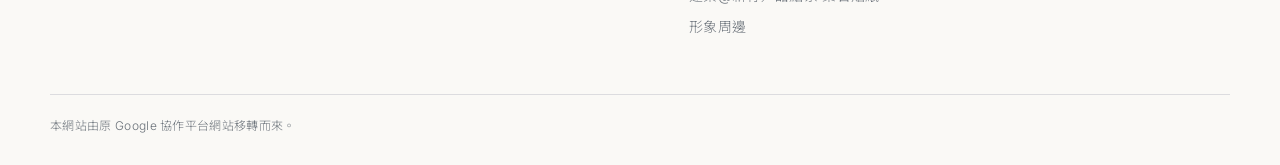
<file: works-egypt.html>
<!doctype html>
<html lang="zh-Hant-TW">
<head>
<meta charset="utf-8">
<meta name="viewport" content="width=device-width, initial-scale=1">
<title>Mysterious Egypt 明信片｜仁美里的城藝文旅</title>
<meta name="description" content="清華附小第40屆藝術才能美術班「仁美里」畢業美展《城藝文旅》——22位小小藝術家的城市、藝術與文化之旅。">
<meta property="og:title" content="Mysterious Egypt 明信片｜仁美里的城藝文旅">
<meta property="og:description" content="清華附小第40屆藝術才能美術班「仁美里」畢業美展《城藝文旅》——22位小小藝術家的城市、藝術與文化之旅。">
<meta property="og:image" content="img/098.webp">
<link rel="icon" href="assets/favicon.svg" type="image/svg+xml">
<link rel="preconnect" href="https://fonts.googleapis.com"><link rel="preconnect" href="https://fonts.gstatic.com" crossorigin>
<link href="https://fonts.googleapis.com/css2?family=Inter:wght@300;400;500;600&family=Noto+Sans+TC:wght@300;400;500;700&display=swap" rel="stylesheet">
<link rel="stylesheet" href="assets/style.css">
</head>
<body class="p-works-egypt">
<a class="skip" href="#main">跳到主要內容</a>
<a class="promo" href="depart.html">2024 畢業美展《城藝文旅》　4.24 – 4.28　新竹市演藝廳 1F AB廳</a>
<header class="topbar"><div class="bar">
<a class="logo" href="index.html" aria-label="仁美里的城藝文旅 首頁">REN MEI<span>仁美里</span></a>
<nav id="nav" aria-label="主要導覽"><ul><li><a href="index.html">首頁</a></li><li><a href="depart.html">出發</a></li><li class="has-sub"><a href="works.html" aria-current="page">作品展示</a><ul class="sub"><li><a href="works-ecological.html">Ecological Contrast 明信片</a></li><li><a href="works-egypt.html">Mysterious Egypt 明信片</a></li><li><a href="works-keychain.html">甜點系 鑰匙圈</a></li><li><a href="works-badge.html">愛在新竹 徽章</a></li><li><a href="works-mug.html">建築@新竹 馬克杯</a></li><li><a href="works-sticker.html">建築@新竹／甜點系 集合貼紙</a></li><li><a href="works-merch.html">形象周邊</a></li></ul></li><li><a href="life.html">生活點滴</a></li><li><a href="contact.html">聯絡方式</a></li></ul></nav>
<button class="menu-btn" type="button" aria-expanded="false" aria-controls="nav"><span></span><span></span><span class="sr">選單</span></button>
</div></header>
<main id="main">
<section class="billboard small"><img src="img/098.webp" width="1754" height="744" alt="" class="bb-img" decoding="async"><div class="bb-text"><h1>Mysterious Egypt 明信片</h1><p class="bb-sub">明信片</p></div></section><nav class="crumbs wrap" aria-label="路徑"><a href="works.html">作品展示</a><span>/</span><span>Mysterious Egypt 明信片</span></nav><section class="intro wrap"><p>充滿神秘與謎團的埃及，是你想前往的下一站嗎?</p></section><section class="block"><div class="wrap"><div class="art-grid cols-4"><figure class="art"><button class="mat zoom" type="button" aria-label="放大檢視"><img src="img/099.webp" width="632" height="878" alt="Egypt Postcard-01" loading="lazy" decoding="async"></button><figcaption><span class="t">Egypt Postcard-01</span><span class="m">明信片</span></figcaption></figure><figure class="art"><button class="mat zoom" type="button" aria-label="放大檢視"><img src="img/100.webp" width="632" height="872" alt="Egypt Postcard-02" loading="lazy" decoding="async"></button><figcaption><span class="t">Egypt Postcard-02</span><span class="m">明信片</span></figcaption></figure><figure class="art"><button class="mat zoom" type="button" aria-label="放大檢視"><img src="img/101.webp" width="632" height="866" alt="Egypt Postcard-03" loading="lazy" decoding="async"></button><figcaption><span class="t">Egypt Postcard-03</span><span class="m">明信片</span></figcaption></figure><figure class="art"><button class="mat zoom" type="button" aria-label="放大檢視"><img src="img/102.webp" width="632" height="866" alt="Egypt Postcard-04" loading="lazy" decoding="async"></button><figcaption><span class="t">Egypt Postcard-04</span><span class="m">明信片</span></figcaption></figure><figure class="art"><button class="mat zoom" type="button" aria-label="放大檢視"><img src="img/103.webp" width="632" height="878" alt="Egypt Postcard-05" loading="lazy" decoding="async"></button><figcaption><span class="t">Egypt Postcard-05</span><span class="m">明信片</span></figcaption></figure><figure class="art"><button class="mat zoom" type="button" aria-label="放大檢視"><img src="img/104.webp" width="632" height="872" alt="Egypt Postcard-06" loading="lazy" decoding="async"></button><figcaption><span class="t">Egypt Postcard-06</span><span class="m">明信片</span></figcaption></figure><figure class="art"><button class="mat zoom" type="button" aria-label="放大檢視"><img src="img/105.webp" width="632" height="866" alt="Egypt Postcard-07" loading="lazy" decoding="async"></button><figcaption><span class="t">Egypt Postcard-07</span><span class="m">明信片</span></figcaption></figure><figure class="art"><button class="mat zoom" type="button" aria-label="放大檢視"><img src="img/106.webp" width="461" height="632" alt="Egypt Postcard-08" loading="lazy" decoding="async"></button><figcaption><span class="t">Egypt Postcard-08</span><span class="m">明信片</span></figcaption></figure><figure class="art"><button class="mat zoom" type="button" aria-label="放大檢視"><img src="img/107.webp" width="632" height="878" alt="Egypt Postcard-09" loading="lazy" decoding="async"></button><figcaption><span class="t">Egypt Postcard-09</span><span class="m">明信片</span></figcaption></figure><figure class="art"><button class="mat zoom" type="button" aria-label="放大檢視"><img src="img/108.webp" width="632" height="872" alt="Egypt Postcard-11" loading="lazy" decoding="async"></button><figcaption><span class="t">Egypt Postcard-11</span><span class="m">明信片</span></figcaption></figure><figure class="art"><button class="mat zoom" type="button" aria-label="放大檢視"><img src="img/109.webp" width="461" height="632" alt="Egypt Postcard-12" loading="lazy" decoding="async"></button><figcaption><span class="t">Egypt Postcard-12</span><span class="m">明信片</span></figcaption></figure><figure class="art"><button class="mat zoom" type="button" aria-label="放大檢視"><img src="img/110.webp" width="461" height="632" alt="Egypt Postcard-13" loading="lazy" decoding="async"></button><figcaption><span class="t">Egypt Postcard-13</span><span class="m">明信片</span></figcaption></figure><figure class="art"><button class="mat zoom" type="button" aria-label="放大檢視"><img src="img/111.webp" width="632" height="878" alt="Egypt Postcard-14" loading="lazy" decoding="async"></button><figcaption><span class="t">Egypt Postcard-14</span><span class="m">明信片</span></figcaption></figure><figure class="art"><button class="mat zoom" type="button" aria-label="放大檢視"><img src="img/112.webp" width="632" height="872" alt="Egypt Postcard-15" loading="lazy" decoding="async"></button><figcaption><span class="t">Egypt Postcard-15</span><span class="m">明信片</span></figcaption></figure><figure class="art"><button class="mat zoom" type="button" aria-label="放大檢視"><img src="img/113.webp" width="632" height="866" alt="Egypt Postcard-16" loading="lazy" decoding="async"></button><figcaption><span class="t">Egypt Postcard-16</span><span class="m">明信片</span></figcaption></figure><figure class="art"><button class="mat zoom" type="button" aria-label="放大檢視"><img src="img/114.webp" width="632" height="866" alt="Egypt Postcard-17" loading="lazy" decoding="async"></button><figcaption><span class="t">Egypt Postcard-17</span><span class="m">明信片</span></figcaption></figure><figure class="art"><button class="mat zoom" type="button" aria-label="放大檢視"><img src="img/115.webp" width="632" height="878" alt="Egypt Postcard-18" loading="lazy" decoding="async"></button><figcaption><span class="t">Egypt Postcard-18</span><span class="m">明信片</span></figcaption></figure><figure class="art"><button class="mat zoom" type="button" aria-label="放大檢視"><img src="img/116.webp" width="632" height="872" alt="Egypt Postcard-19" loading="lazy" decoding="async"></button><figcaption><span class="t">Egypt Postcard-19</span><span class="m">明信片</span></figcaption></figure><figure class="art"><button class="mat zoom" type="button" aria-label="放大檢視"><img src="img/117.webp" width="632" height="866" alt="Egypt Postcard-20" loading="lazy" decoding="async"></button><figcaption><span class="t">Egypt Postcard-20</span><span class="m">明信片</span></figcaption></figure><figure class="art"><button class="mat zoom" type="button" aria-label="放大檢視"><img src="img/118.webp" width="632" height="866" alt="Egypt Postcard-21" loading="lazy" decoding="async"></button><figcaption><span class="t">Egypt Postcard-21</span><span class="m">明信片</span></figcaption></figure><figure class="art"><button class="mat zoom" type="button" aria-label="放大檢視"><img src="img/119.webp" width="632" height="878" alt="Egypt Postcard-23" loading="lazy" decoding="async"></button><figcaption><span class="t">Egypt Postcard-23</span><span class="m">明信片</span></figcaption></figure><figure class="art"><button class="mat zoom" type="button" aria-label="放大檢視"><img src="img/120.webp" width="632" height="872" alt="Egypt Postcard-24" loading="lazy" decoding="async"></button><figcaption><span class="t">Egypt Postcard-24</span><span class="m">明信片</span></figcaption></figure></div></div></section><section class="block more"><header class="sec-head"><h2>更多作品</h2><a class="ul" href="works.html">作品展示</a></header><div class="wrap-wide"><div class="carousel" aria-label="更多作品"><div class="track"><figure class="art"><a class="mat" href="works-ecological.html"><img src="img/018.webp" width="546" height="548" alt="Ecological Contrast" loading="lazy" decoding="async"></a><figcaption><span class="t"><a href="works-ecological.html">Ecological Contrast</a></span><span class="m">明信片</span></figcaption></figure><figure class="art"><a class="mat" href="works-keychain.html"><img src="img/020.webp" width="1181" height="1186" alt="甜點系" loading="lazy" decoding="async"></a><figcaption><span class="t"><a href="works-keychain.html">甜點系</a></span><span class="m">鑰匙圈</span></figcaption></figure><figure class="art"><a class="mat" href="works-badge.html"><img src="img/021.webp" width="672" height="674" alt="愛在新竹" loading="lazy" decoding="async"></a><figcaption><span class="t"><a href="works-badge.html">愛在新竹</a></span><span class="m">徽章</span></figcaption></figure><figure class="art"><a class="mat" href="works-mug.html"><img src="img/022.webp" width="1129" height="1129" alt="建築@新竹" loading="lazy" decoding="async"></a><figcaption><span class="t"><a href="works-mug.html">建築@新竹</a></span><span class="m">馬克杯</span></figcaption></figure><figure class="art"><a class="mat" href="works-sticker.html"><img src="img/023.webp" width="825" height="825" alt="建築@新竹／甜點系" loading="lazy" decoding="async"></a><figcaption><span class="t"><a href="works-sticker.html">建築@新竹／甜點系</a></span><span class="m">集合貼紙</span></figcaption></figure><figure class="art"><a class="mat" href="works-merch.html"><img src="img/024.webp" width="507" height="511" alt="形象周邊" loading="lazy" decoding="async"></a><figcaption><span class="t"><a href="works-merch.html">形象周邊</a></span><span class="m">周邊商品</span></figcaption></figure></div><div class="car-nav"><button class="prev" type="button" aria-label="上一組">←</button><button class="next" type="button" aria-label="下一組">→</button></div></div></div></section>
</main>
<footer class="site-foot"><div class="foot-grid wrap">
<div><p class="logo">REN MEI<span>仁美里</span></p><p>清華大學附設實驗國民小學　第40屆藝術才能美術班／仁美里</p></div>
<div><h4>網站</h4><ul><li><a href="index.html">首頁</a></li><li><a href="depart.html">出發</a></li><li><a href="works.html">作品展示</a></li><li><a href="life.html">生活點滴</a></li><li><a href="contact.html">聯絡方式</a></li></ul></div>
<div><h4>作品</h4><ul><li><a href="works-ecological.html">Ecological Contrast 明信片</a></li><li><a href="works-egypt.html">Mysterious Egypt 明信片</a></li><li><a href="works-keychain.html">甜點系 鑰匙圈</a></li><li><a href="works-badge.html">愛在新竹 徽章</a></li><li><a href="works-mug.html">建築@新竹 馬克杯</a></li><li><a href="works-sticker.html">建築@新竹／甜點系 集合貼紙</a></li><li><a href="works-merch.html">形象周邊</a></li></ul></div>
<div><h4>聯絡</h4><p>300 新竹市四維路47號<br>(03) 528-2420～3</p></div>
</div><p class="fine wrap">本網站由原 Google 協作平台網站移轉而來。</p></footer>
<div class="lightbox" hidden><button class="lb-close" type="button" aria-label="關閉">×</button><button class="lb-prev" type="button" aria-label="上一張">←</button><img alt=""><button class="lb-next" type="button" aria-label="下一張">→</button></div>
<script src="assets/site.js" defer></script>
</body>
</html>
</file>
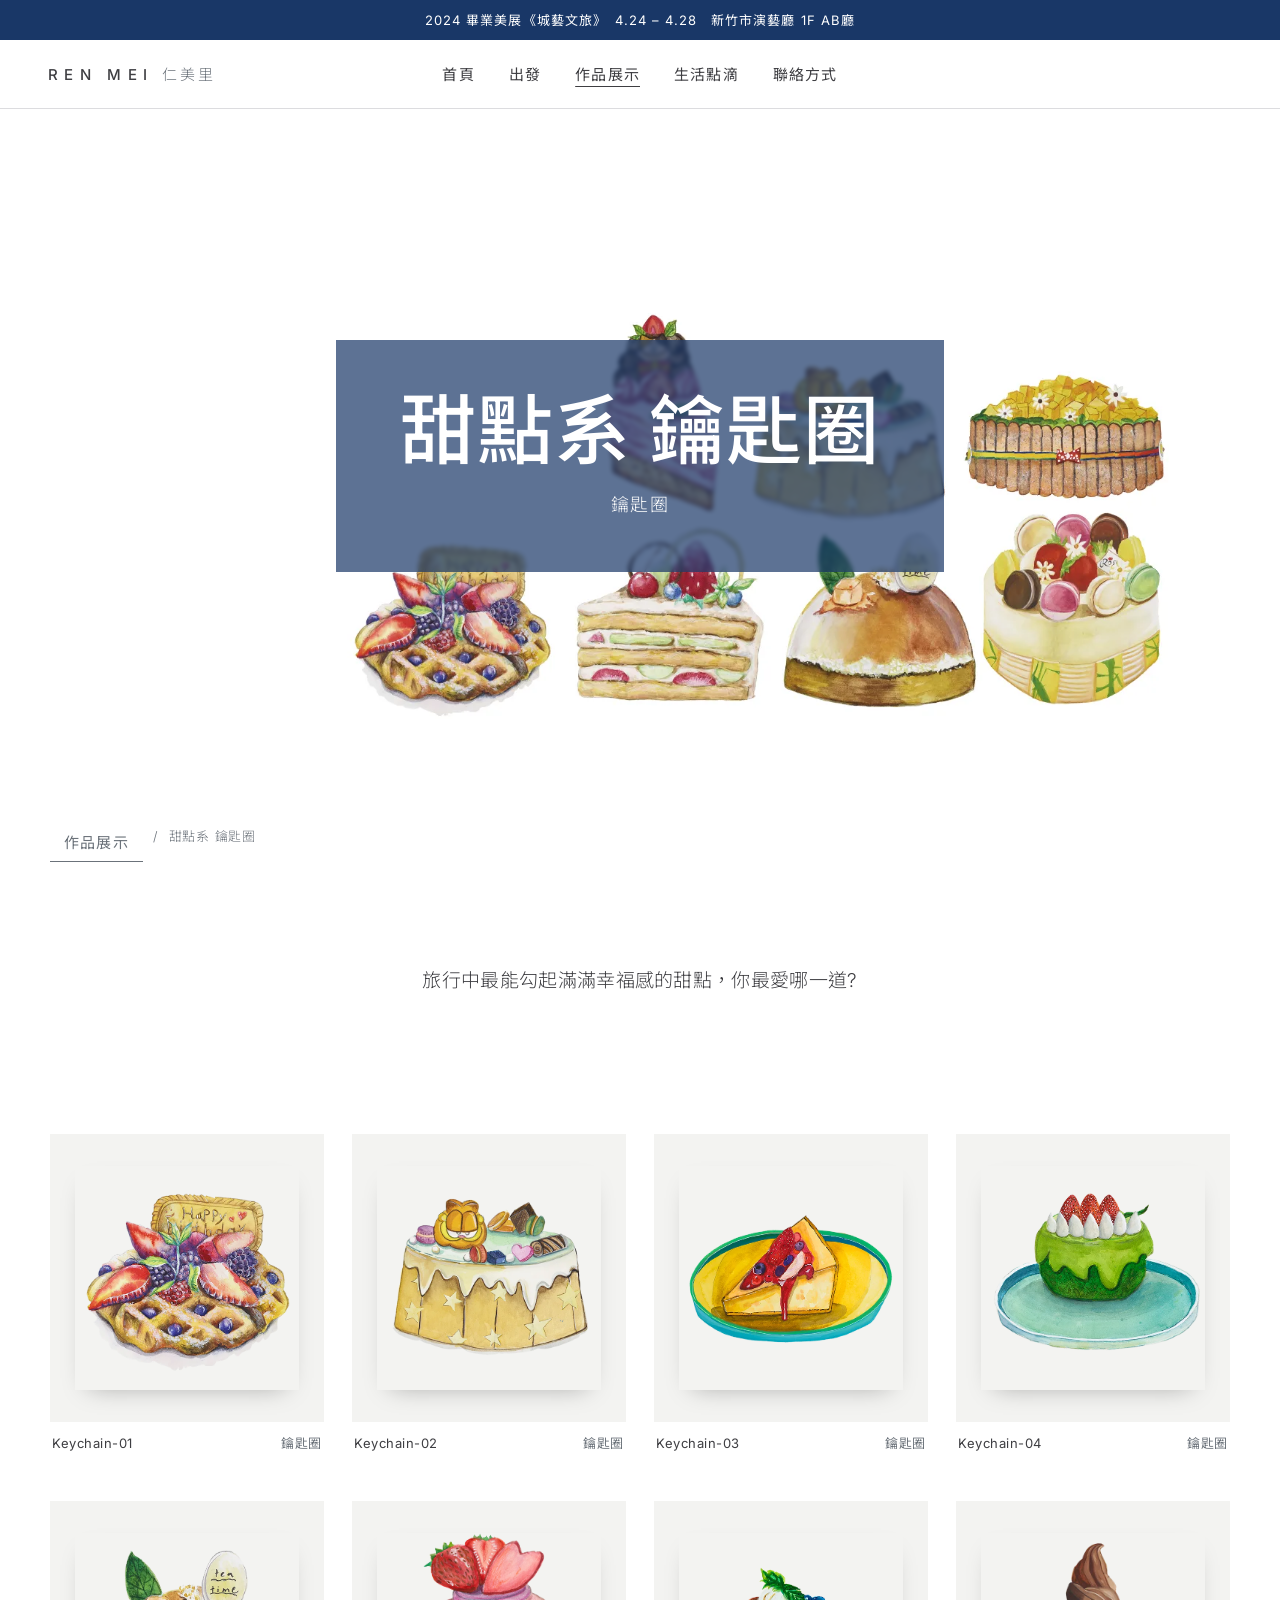
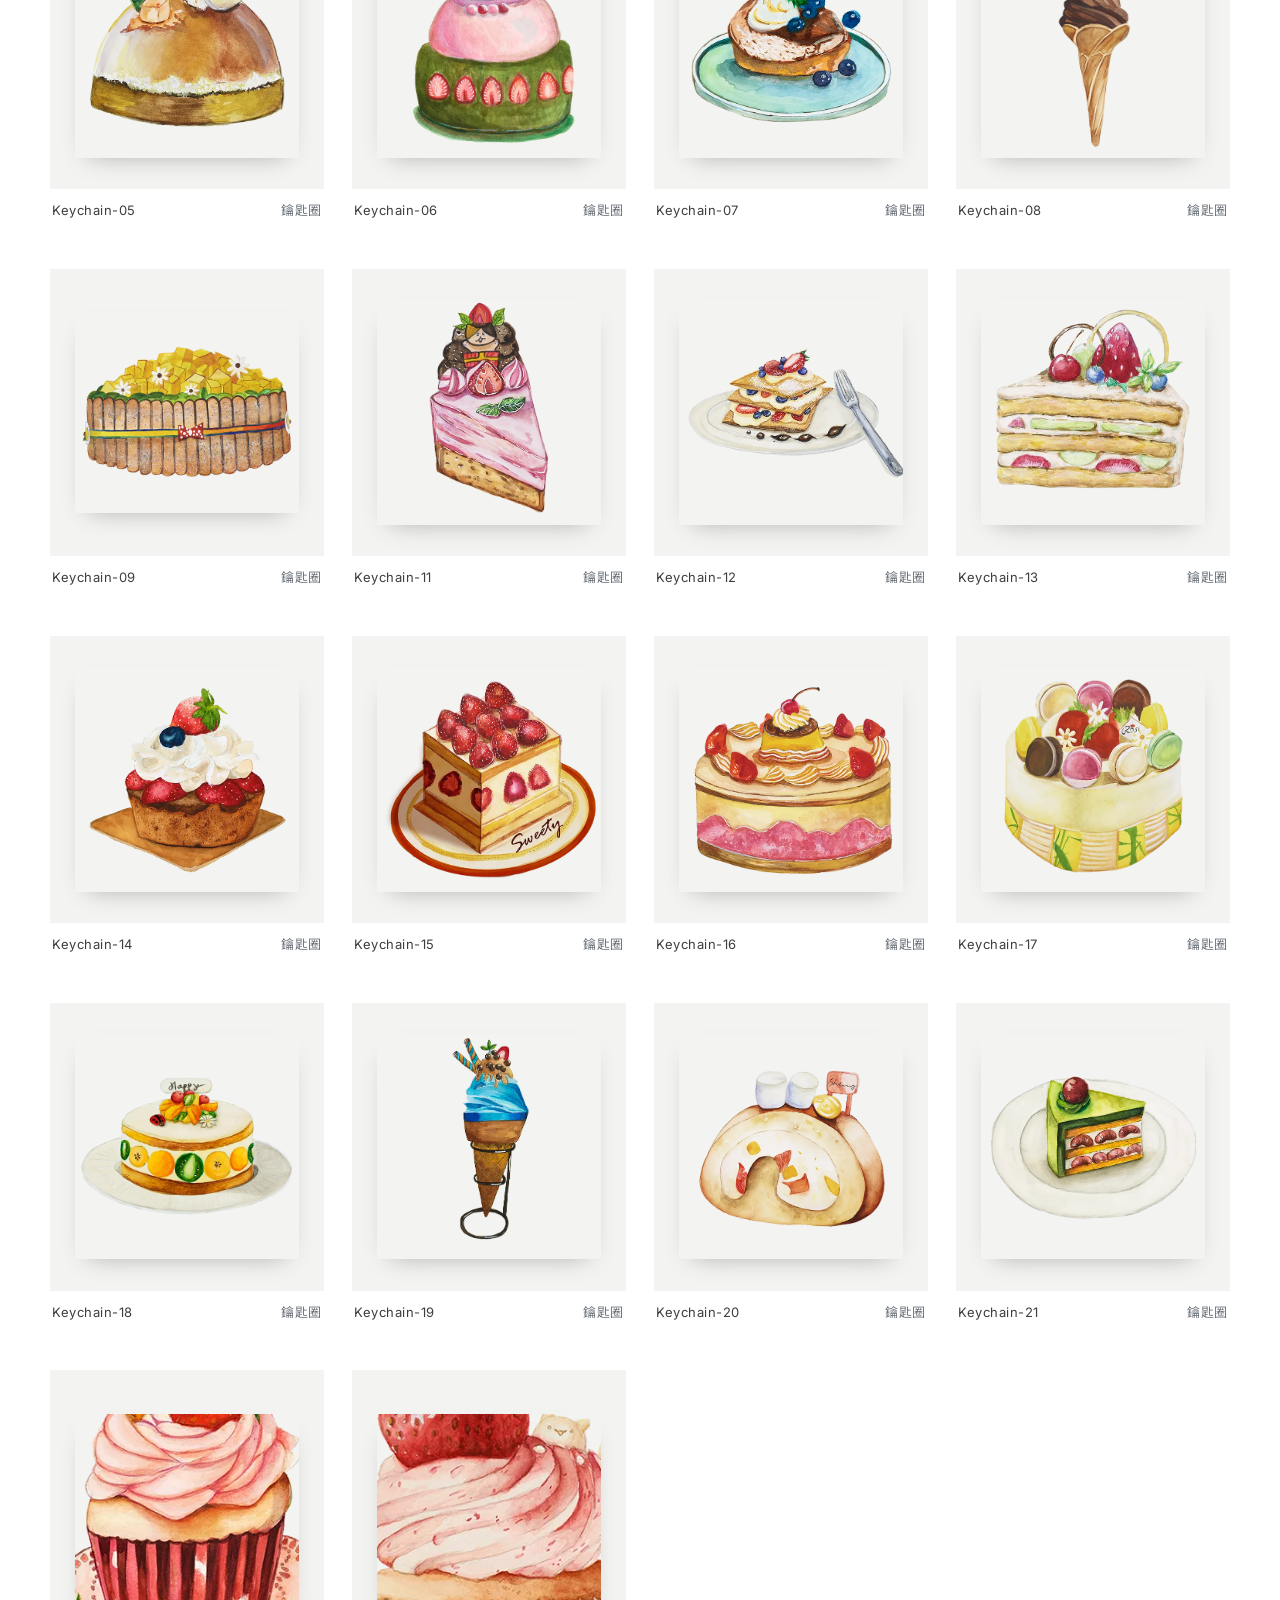
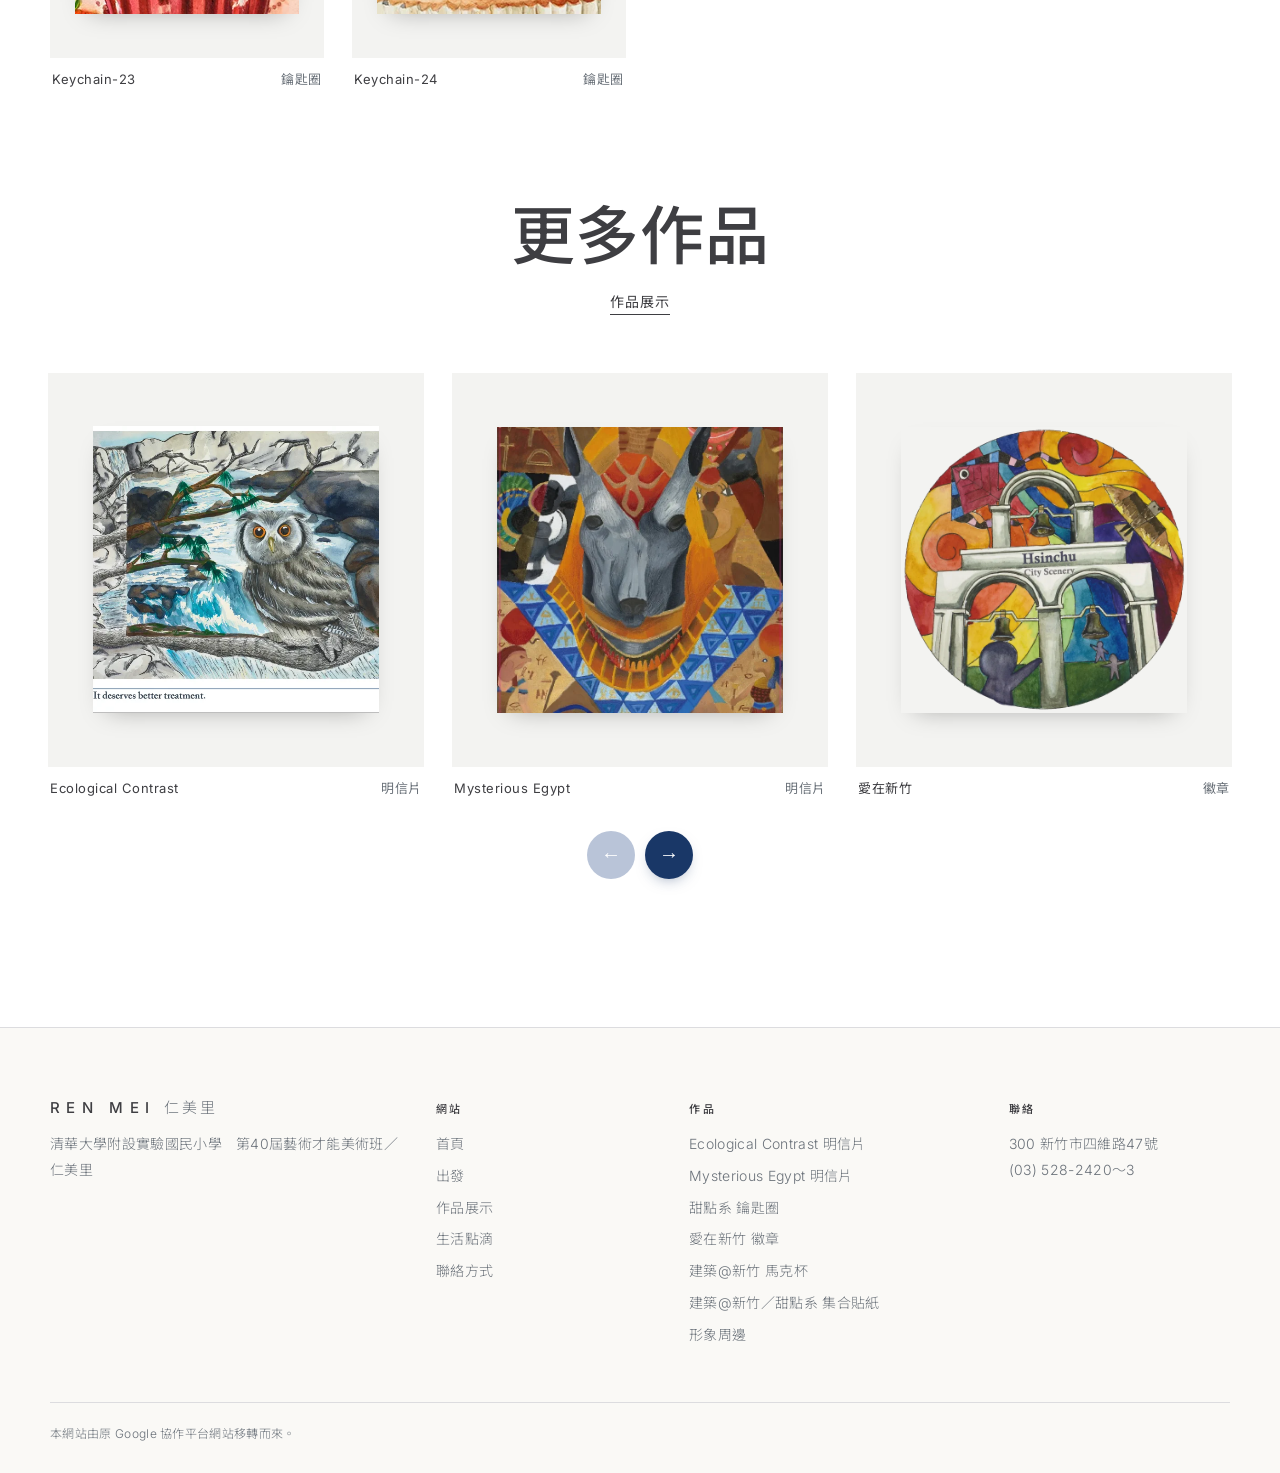
<file: works-keychain.html>
<!doctype html>
<html lang="zh-Hant-TW">
<head>
<meta charset="utf-8">
<meta name="viewport" content="width=device-width, initial-scale=1">
<title>甜點系 鑰匙圈｜仁美里的城藝文旅</title>
<meta name="description" content="清華附小第40屆藝術才能美術班「仁美里」畢業美展《城藝文旅》——22位小小藝術家的城市、藝術與文化之旅。">
<meta property="og:title" content="甜點系 鑰匙圈｜仁美里的城藝文旅">
<meta property="og:description" content="清華附小第40屆藝術才能美術班「仁美里」畢業美展《城藝文旅》——22位小小藝術家的城市、藝術與文化之旅。">
<meta property="og:image" content="img/027.webp">
<link rel="icon" href="assets/favicon.svg" type="image/svg+xml">
<link rel="preconnect" href="https://fonts.googleapis.com"><link rel="preconnect" href="https://fonts.gstatic.com" crossorigin>
<link href="https://fonts.googleapis.com/css2?family=Inter:wght@300;400;500;600&family=Noto+Sans+TC:wght@300;400;500;700&display=swap" rel="stylesheet">
<link rel="stylesheet" href="assets/style.css">
</head>
<body class="p-works-keychain">
<a class="skip" href="#main">跳到主要內容</a>
<a class="promo" href="depart.html">2024 畢業美展《城藝文旅》　4.24 – 4.28　新竹市演藝廳 1F AB廳</a>
<header class="topbar"><div class="bar">
<a class="logo" href="index.html" aria-label="仁美里的城藝文旅 首頁">REN MEI<span>仁美里</span></a>
<nav id="nav" aria-label="主要導覽"><ul><li><a href="index.html">首頁</a></li><li><a href="depart.html">出發</a></li><li class="has-sub"><a href="works.html" aria-current="page">作品展示</a><ul class="sub"><li><a href="works-ecological.html">Ecological Contrast 明信片</a></li><li><a href="works-egypt.html">Mysterious Egypt 明信片</a></li><li><a href="works-keychain.html">甜點系 鑰匙圈</a></li><li><a href="works-badge.html">愛在新竹 徽章</a></li><li><a href="works-mug.html">建築@新竹 馬克杯</a></li><li><a href="works-sticker.html">建築@新竹／甜點系 集合貼紙</a></li><li><a href="works-merch.html">形象周邊</a></li></ul></li><li><a href="life.html">生活點滴</a></li><li><a href="contact.html">聯絡方式</a></li></ul></nav>
<button class="menu-btn" type="button" aria-expanded="false" aria-controls="nav"><span></span><span></span><span class="sr">選單</span></button>
</div></header>
<main id="main">
<section class="billboard small"><img src="img/027.webp" width="1754" height="950" alt="" class="bb-img" decoding="async"><div class="bb-text"><h1>甜點系 鑰匙圈</h1><p class="bb-sub">鑰匙圈</p></div></section><nav class="crumbs wrap" aria-label="路徑"><a href="works.html">作品展示</a><span>/</span><span>甜點系 鑰匙圈</span></nav><section class="intro wrap"><p>旅行中最能勾起滿滿幸福感的甜點，你最愛哪一道?</p></section><section class="block"><div class="wrap"><div class="art-grid cols-4"><figure class="art"><button class="mat zoom" type="button" aria-label="放大檢視"><img src="img/028.webp" width="597" height="597" alt="Keychain-01" loading="lazy" decoding="async"></button><figcaption><span class="t">Keychain-01</span><span class="m">鑰匙圈</span></figcaption></figure><figure class="art"><button class="mat zoom" type="button" aria-label="放大檢視"><img src="img/029.webp" width="606" height="606" alt="Keychain-02" loading="lazy" decoding="async"></button><figcaption><span class="t">Keychain-02</span><span class="m">鑰匙圈</span></figcaption></figure><figure class="art"><button class="mat zoom" type="button" aria-label="放大檢視"><img src="img/030.webp" width="597" height="597" alt="Keychain-03" loading="lazy" decoding="async"></button><figcaption><span class="t">Keychain-03</span><span class="m">鑰匙圈</span></figcaption></figure><figure class="art"><button class="mat zoom" type="button" aria-label="放大檢視"><img src="img/031.webp" width="597" height="597" alt="Keychain-04" loading="lazy" decoding="async"></button><figcaption><span class="t">Keychain-04</span><span class="m">鑰匙圈</span></figcaption></figure><figure class="art"><button class="mat zoom" type="button" aria-label="放大檢視"><img src="img/032.webp" width="611" height="611" alt="Keychain-05" loading="lazy" decoding="async"></button><figcaption><span class="t">Keychain-05</span><span class="m">鑰匙圈</span></figcaption></figure><figure class="art"><button class="mat zoom" type="button" aria-label="放大檢視"><img src="img/033.webp" width="1170" height="1170" alt="Keychain-06" loading="lazy" decoding="async"></button><figcaption><span class="t">Keychain-06</span><span class="m">鑰匙圈</span></figcaption></figure><figure class="art"><button class="mat zoom" type="button" aria-label="放大檢視"><img src="img/034.webp" width="597" height="597" alt="Keychain-07" loading="lazy" decoding="async"></button><figcaption><span class="t">Keychain-07</span><span class="m">鑰匙圈</span></figcaption></figure><figure class="art"><button class="mat zoom" type="button" aria-label="放大檢視"><img src="img/035.webp" width="538" height="538" alt="Keychain-08" loading="lazy" decoding="async"></button><figcaption><span class="t">Keychain-08</span><span class="m">鑰匙圈</span></figcaption></figure><figure class="art"><button class="mat zoom" type="button" aria-label="放大檢視"><img src="img/036.webp" width="590" height="526" alt="Keychain-09" loading="lazy" decoding="async"></button><figcaption><span class="t">Keychain-09</span><span class="m">鑰匙圈</span></figcaption></figure><figure class="art"><button class="mat zoom" type="button" aria-label="放大檢視"><img src="img/037.webp" width="579" height="579" alt="Keychain-11" loading="lazy" decoding="async"></button><figcaption><span class="t">Keychain-11</span><span class="m">鑰匙圈</span></figcaption></figure><figure class="art"><button class="mat zoom" type="button" aria-label="放大檢視"><img src="img/038.webp" width="561" height="561" alt="Keychain-12" loading="lazy" decoding="async"></button><figcaption><span class="t">Keychain-12</span><span class="m">鑰匙圈</span></figcaption></figure><figure class="art"><button class="mat zoom" type="button" aria-label="放大檢視"><img src="img/039.webp" width="597" height="597" alt="Keychain-13" loading="lazy" decoding="async"></button><figcaption><span class="t">Keychain-13</span><span class="m">鑰匙圈</span></figcaption></figure><figure class="art"><button class="mat zoom" type="button" aria-label="放大檢視"><img src="img/040.webp" width="611" height="611" alt="Keychain-14" loading="lazy" decoding="async"></button><figcaption><span class="t">Keychain-14</span><span class="m">鑰匙圈</span></figcaption></figure><figure class="art"><button class="mat zoom" type="button" aria-label="放大檢視"><img src="img/041.webp" width="579" height="579" alt="Keychain-15" loading="lazy" decoding="async"></button><figcaption><span class="t">Keychain-15</span><span class="m">鑰匙圈</span></figcaption></figure><figure class="art"><button class="mat zoom" type="button" aria-label="放大檢視"><img src="img/042.webp" width="611" height="611" alt="Keychain-16" loading="lazy" decoding="async"></button><figcaption><span class="t">Keychain-16</span><span class="m">鑰匙圈</span></figcaption></figure><figure class="art"><button class="mat zoom" type="button" aria-label="放大檢視"><img src="img/043.webp" width="557" height="557" alt="Keychain-17" loading="lazy" decoding="async"></button><figcaption><span class="t">Keychain-17</span><span class="m">鑰匙圈</span></figcaption></figure><figure class="art"><button class="mat zoom" type="button" aria-label="放大檢視"><img src="img/044.webp" width="574" height="574" alt="Keychain-18" loading="lazy" decoding="async"></button><figcaption><span class="t">Keychain-18</span><span class="m">鑰匙圈</span></figcaption></figure><figure class="art"><button class="mat zoom" type="button" aria-label="放大檢視"><img src="img/045.webp" width="579" height="579" alt="Keychain-19" loading="lazy" decoding="async"></button><figcaption><span class="t">Keychain-19</span><span class="m">鑰匙圈</span></figcaption></figure><figure class="art"><button class="mat zoom" type="button" aria-label="放大檢視"><img src="img/046.webp" width="597" height="597" alt="Keychain-20" loading="lazy" decoding="async"></button><figcaption><span class="t">Keychain-20</span><span class="m">鑰匙圈</span></figcaption></figure><figure class="art"><button class="mat zoom" type="button" aria-label="放大檢視"><img src="img/047.webp" width="583" height="583" alt="Keychain-21" loading="lazy" decoding="async"></button><figcaption><span class="t">Keychain-21</span><span class="m">鑰匙圈</span></figcaption></figure><figure class="art"><button class="mat zoom" type="button" aria-label="放大檢視"><img src="img/048.webp" width="268" height="239" alt="Keychain-23" loading="lazy" decoding="async"></button><figcaption><span class="t">Keychain-23</span><span class="m">鑰匙圈</span></figcaption></figure><figure class="art"><button class="mat zoom" type="button" aria-label="放大檢視"><img src="img/049.webp" width="246" height="219" alt="Keychain-24" loading="lazy" decoding="async"></button><figcaption><span class="t">Keychain-24</span><span class="m">鑰匙圈</span></figcaption></figure></div></div></section><section class="block more"><header class="sec-head"><h2>更多作品</h2><a class="ul" href="works.html">作品展示</a></header><div class="wrap-wide"><div class="carousel" aria-label="更多作品"><div class="track"><figure class="art"><a class="mat" href="works-ecological.html"><img src="img/018.webp" width="546" height="548" alt="Ecological Contrast" loading="lazy" decoding="async"></a><figcaption><span class="t"><a href="works-ecological.html">Ecological Contrast</a></span><span class="m">明信片</span></figcaption></figure><figure class="art"><a class="mat" href="works-egypt.html"><img src="img/019.webp" width="632" height="634" alt="Mysterious Egypt" loading="lazy" decoding="async"></a><figcaption><span class="t"><a href="works-egypt.html">Mysterious Egypt</a></span><span class="m">明信片</span></figcaption></figure><figure class="art"><a class="mat" href="works-badge.html"><img src="img/021.webp" width="672" height="674" alt="愛在新竹" loading="lazy" decoding="async"></a><figcaption><span class="t"><a href="works-badge.html">愛在新竹</a></span><span class="m">徽章</span></figcaption></figure><figure class="art"><a class="mat" href="works-mug.html"><img src="img/022.webp" width="1129" height="1129" alt="建築@新竹" loading="lazy" decoding="async"></a><figcaption><span class="t"><a href="works-mug.html">建築@新竹</a></span><span class="m">馬克杯</span></figcaption></figure><figure class="art"><a class="mat" href="works-sticker.html"><img src="img/023.webp" width="825" height="825" alt="建築@新竹／甜點系" loading="lazy" decoding="async"></a><figcaption><span class="t"><a href="works-sticker.html">建築@新竹／甜點系</a></span><span class="m">集合貼紙</span></figcaption></figure><figure class="art"><a class="mat" href="works-merch.html"><img src="img/024.webp" width="507" height="511" alt="形象周邊" loading="lazy" decoding="async"></a><figcaption><span class="t"><a href="works-merch.html">形象周邊</a></span><span class="m">周邊商品</span></figcaption></figure></div><div class="car-nav"><button class="prev" type="button" aria-label="上一組">←</button><button class="next" type="button" aria-label="下一組">→</button></div></div></div></section>
</main>
<footer class="site-foot"><div class="foot-grid wrap">
<div><p class="logo">REN MEI<span>仁美里</span></p><p>清華大學附設實驗國民小學　第40屆藝術才能美術班／仁美里</p></div>
<div><h4>網站</h4><ul><li><a href="index.html">首頁</a></li><li><a href="depart.html">出發</a></li><li><a href="works.html">作品展示</a></li><li><a href="life.html">生活點滴</a></li><li><a href="contact.html">聯絡方式</a></li></ul></div>
<div><h4>作品</h4><ul><li><a href="works-ecological.html">Ecological Contrast 明信片</a></li><li><a href="works-egypt.html">Mysterious Egypt 明信片</a></li><li><a href="works-keychain.html">甜點系 鑰匙圈</a></li><li><a href="works-badge.html">愛在新竹 徽章</a></li><li><a href="works-mug.html">建築@新竹 馬克杯</a></li><li><a href="works-sticker.html">建築@新竹／甜點系 集合貼紙</a></li><li><a href="works-merch.html">形象周邊</a></li></ul></div>
<div><h4>聯絡</h4><p>300 新竹市四維路47號<br>(03) 528-2420～3</p></div>
</div><p class="fine wrap">本網站由原 Google 協作平台網站移轉而來。</p></footer>
<div class="lightbox" hidden><button class="lb-close" type="button" aria-label="關閉">×</button><button class="lb-prev" type="button" aria-label="上一張">←</button><img alt=""><button class="lb-next" type="button" aria-label="下一張">→</button></div>
<script src="assets/site.js" defer></script>
</body>
</html>
</file>
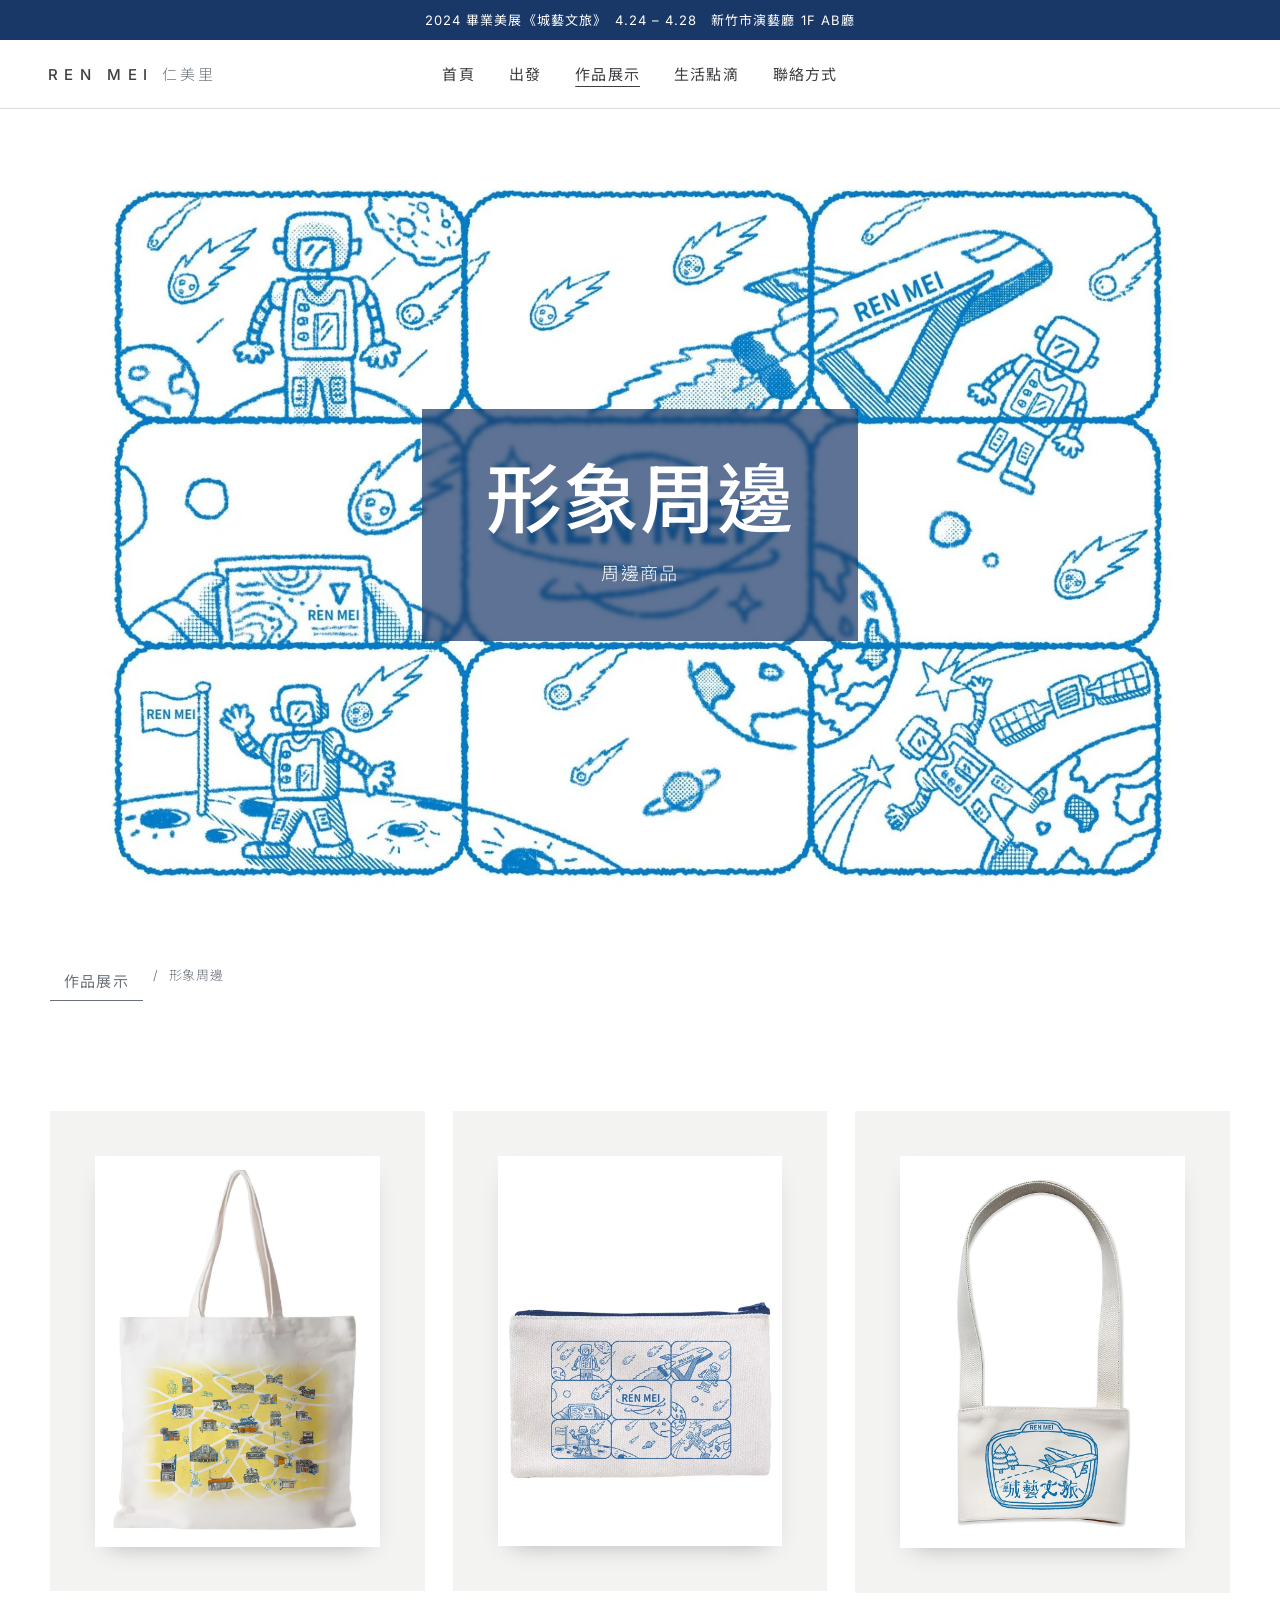
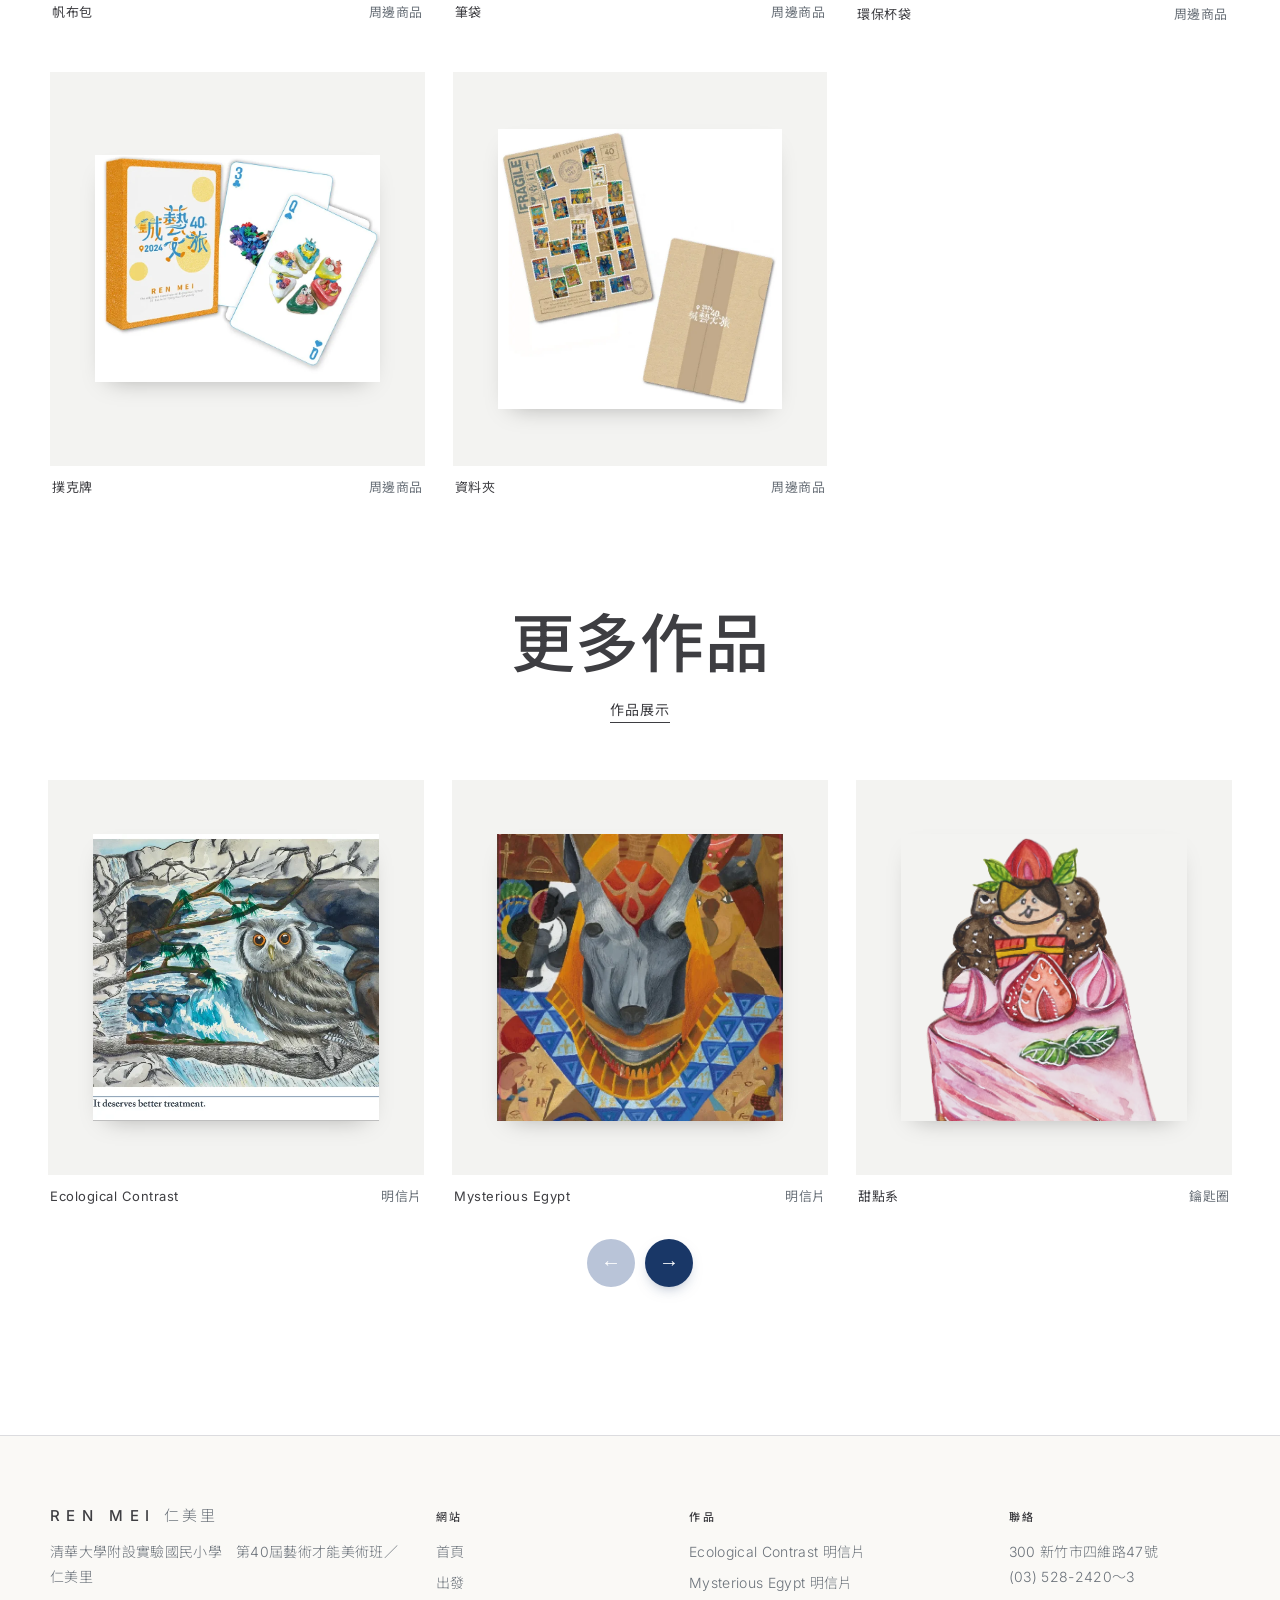
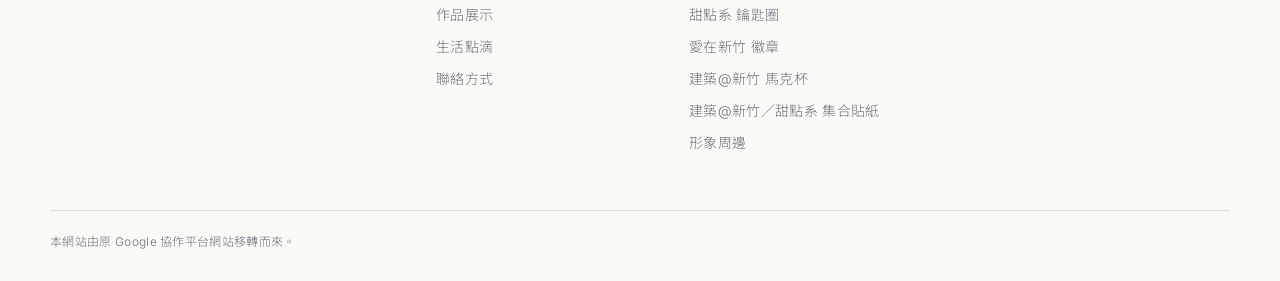
<file: works-merch.html>
<!doctype html>
<html lang="zh-Hant-TW">
<head>
<meta charset="utf-8">
<meta name="viewport" content="width=device-width, initial-scale=1">
<title>形象周邊｜仁美里的城藝文旅</title>
<meta name="description" content="清華附小第40屆藝術才能美術班「仁美里」畢業美展《城藝文旅》——22位小小藝術家的城市、藝術與文化之旅。">
<meta property="og:title" content="形象周邊｜仁美里的城藝文旅">
<meta property="og:description" content="清華附小第40屆藝術才能美術班「仁美里」畢業美展《城藝文旅》——22位小小藝術家的城市、藝術與文化之旅。">
<meta property="og:image" content="img/225.webp">
<link rel="icon" href="assets/favicon.svg" type="image/svg+xml">
<link rel="preconnect" href="https://fonts.googleapis.com"><link rel="preconnect" href="https://fonts.gstatic.com" crossorigin>
<link href="https://fonts.googleapis.com/css2?family=Inter:wght@300;400;500;600&family=Noto+Sans+TC:wght@300;400;500;700&display=swap" rel="stylesheet">
<link rel="stylesheet" href="assets/style.css">
</head>
<body class="p-works-merch">
<a class="skip" href="#main">跳到主要內容</a>
<a class="promo" href="depart.html">2024 畢業美展《城藝文旅》　4.24 – 4.28　新竹市演藝廳 1F AB廳</a>
<header class="topbar"><div class="bar">
<a class="logo" href="index.html" aria-label="仁美里的城藝文旅 首頁">REN MEI<span>仁美里</span></a>
<nav id="nav" aria-label="主要導覽"><ul><li><a href="index.html">首頁</a></li><li><a href="depart.html">出發</a></li><li class="has-sub"><a href="works.html" aria-current="page">作品展示</a><ul class="sub"><li><a href="works-ecological.html">Ecological Contrast 明信片</a></li><li><a href="works-egypt.html">Mysterious Egypt 明信片</a></li><li><a href="works-keychain.html">甜點系 鑰匙圈</a></li><li><a href="works-badge.html">愛在新竹 徽章</a></li><li><a href="works-mug.html">建築@新竹 馬克杯</a></li><li><a href="works-sticker.html">建築@新竹／甜點系 集合貼紙</a></li><li><a href="works-merch.html">形象周邊</a></li></ul></li><li><a href="life.html">生活點滴</a></li><li><a href="contact.html">聯絡方式</a></li></ul></nav>
<button class="menu-btn" type="button" aria-expanded="false" aria-controls="nav"><span></span><span></span><span class="sr">選單</span></button>
</div></header>
<main id="main">
<section class="billboard small"><img src="img/225.webp" width="1920" height="1248" alt="" class="bb-img" decoding="async"><div class="bb-text"><h1>形象周邊</h1><p class="bb-sub">周邊商品</p></div></section><nav class="crumbs wrap" aria-label="路徑"><a href="works.html">作品展示</a><span>/</span><span>形象周邊</span></nav><section class="block"><div class="wrap"><div class="art-grid "><figure class="art"><button class="mat zoom" type="button" aria-label="放大檢視"><img src="img/226.webp" width="1000" height="1371" alt="帆布包" loading="lazy" decoding="async"></button><figcaption><span class="t">帆布包</span><span class="m">周邊商品</span></figcaption></figure><figure class="art"><button class="mat zoom" type="button" aria-label="放大檢視"><img src="img/227.webp" width="912" height="1250" alt="筆袋" loading="lazy" decoding="async"></button><figcaption><span class="t">筆袋</span><span class="m">周邊商品</span></figcaption></figure><figure class="art"><button class="mat zoom" type="button" aria-label="放大檢視"><img src="img/228.webp" width="909" height="1250" alt="環保杯袋" loading="lazy" decoding="async"></button><figcaption><span class="t">環保杯袋</span><span class="m">周邊商品</span></figcaption></figure><figure class="art"><button class="mat zoom" type="button" aria-label="放大檢視"><img src="img/229.webp" width="800" height="637" alt="撲克牌" loading="lazy" decoding="async"></button><figcaption><span class="t">撲克牌</span><span class="m">周邊商品</span></figcaption></figure><figure class="art"><button class="mat zoom" type="button" aria-label="放大檢視"><img src="img/230.webp" width="800" height="788" alt="資料夾" loading="lazy" decoding="async"></button><figcaption><span class="t">資料夾</span><span class="m">周邊商品</span></figcaption></figure></div></div></section><section class="block more"><header class="sec-head"><h2>更多作品</h2><a class="ul" href="works.html">作品展示</a></header><div class="wrap-wide"><div class="carousel" aria-label="更多作品"><div class="track"><figure class="art"><a class="mat" href="works-ecological.html"><img src="img/018.webp" width="546" height="548" alt="Ecological Contrast" loading="lazy" decoding="async"></a><figcaption><span class="t"><a href="works-ecological.html">Ecological Contrast</a></span><span class="m">明信片</span></figcaption></figure><figure class="art"><a class="mat" href="works-egypt.html"><img src="img/019.webp" width="632" height="634" alt="Mysterious Egypt" loading="lazy" decoding="async"></a><figcaption><span class="t"><a href="works-egypt.html">Mysterious Egypt</a></span><span class="m">明信片</span></figcaption></figure><figure class="art"><a class="mat" href="works-keychain.html"><img src="img/020.webp" width="1181" height="1186" alt="甜點系" loading="lazy" decoding="async"></a><figcaption><span class="t"><a href="works-keychain.html">甜點系</a></span><span class="m">鑰匙圈</span></figcaption></figure><figure class="art"><a class="mat" href="works-badge.html"><img src="img/021.webp" width="672" height="674" alt="愛在新竹" loading="lazy" decoding="async"></a><figcaption><span class="t"><a href="works-badge.html">愛在新竹</a></span><span class="m">徽章</span></figcaption></figure><figure class="art"><a class="mat" href="works-mug.html"><img src="img/022.webp" width="1129" height="1129" alt="建築@新竹" loading="lazy" decoding="async"></a><figcaption><span class="t"><a href="works-mug.html">建築@新竹</a></span><span class="m">馬克杯</span></figcaption></figure><figure class="art"><a class="mat" href="works-sticker.html"><img src="img/023.webp" width="825" height="825" alt="建築@新竹／甜點系" loading="lazy" decoding="async"></a><figcaption><span class="t"><a href="works-sticker.html">建築@新竹／甜點系</a></span><span class="m">集合貼紙</span></figcaption></figure></div><div class="car-nav"><button class="prev" type="button" aria-label="上一組">←</button><button class="next" type="button" aria-label="下一組">→</button></div></div></div></section>
</main>
<footer class="site-foot"><div class="foot-grid wrap">
<div><p class="logo">REN MEI<span>仁美里</span></p><p>清華大學附設實驗國民小學　第40屆藝術才能美術班／仁美里</p></div>
<div><h4>網站</h4><ul><li><a href="index.html">首頁</a></li><li><a href="depart.html">出發</a></li><li><a href="works.html">作品展示</a></li><li><a href="life.html">生活點滴</a></li><li><a href="contact.html">聯絡方式</a></li></ul></div>
<div><h4>作品</h4><ul><li><a href="works-ecological.html">Ecological Contrast 明信片</a></li><li><a href="works-egypt.html">Mysterious Egypt 明信片</a></li><li><a href="works-keychain.html">甜點系 鑰匙圈</a></li><li><a href="works-badge.html">愛在新竹 徽章</a></li><li><a href="works-mug.html">建築@新竹 馬克杯</a></li><li><a href="works-sticker.html">建築@新竹／甜點系 集合貼紙</a></li><li><a href="works-merch.html">形象周邊</a></li></ul></div>
<div><h4>聯絡</h4><p>300 新竹市四維路47號<br>(03) 528-2420～3</p></div>
</div><p class="fine wrap">本網站由原 Google 協作平台網站移轉而來。</p></footer>
<div class="lightbox" hidden><button class="lb-close" type="button" aria-label="關閉">×</button><button class="lb-prev" type="button" aria-label="上一張">←</button><img alt=""><button class="lb-next" type="button" aria-label="下一張">→</button></div>
<script src="assets/site.js" defer></script>
</body>
</html>
</file>
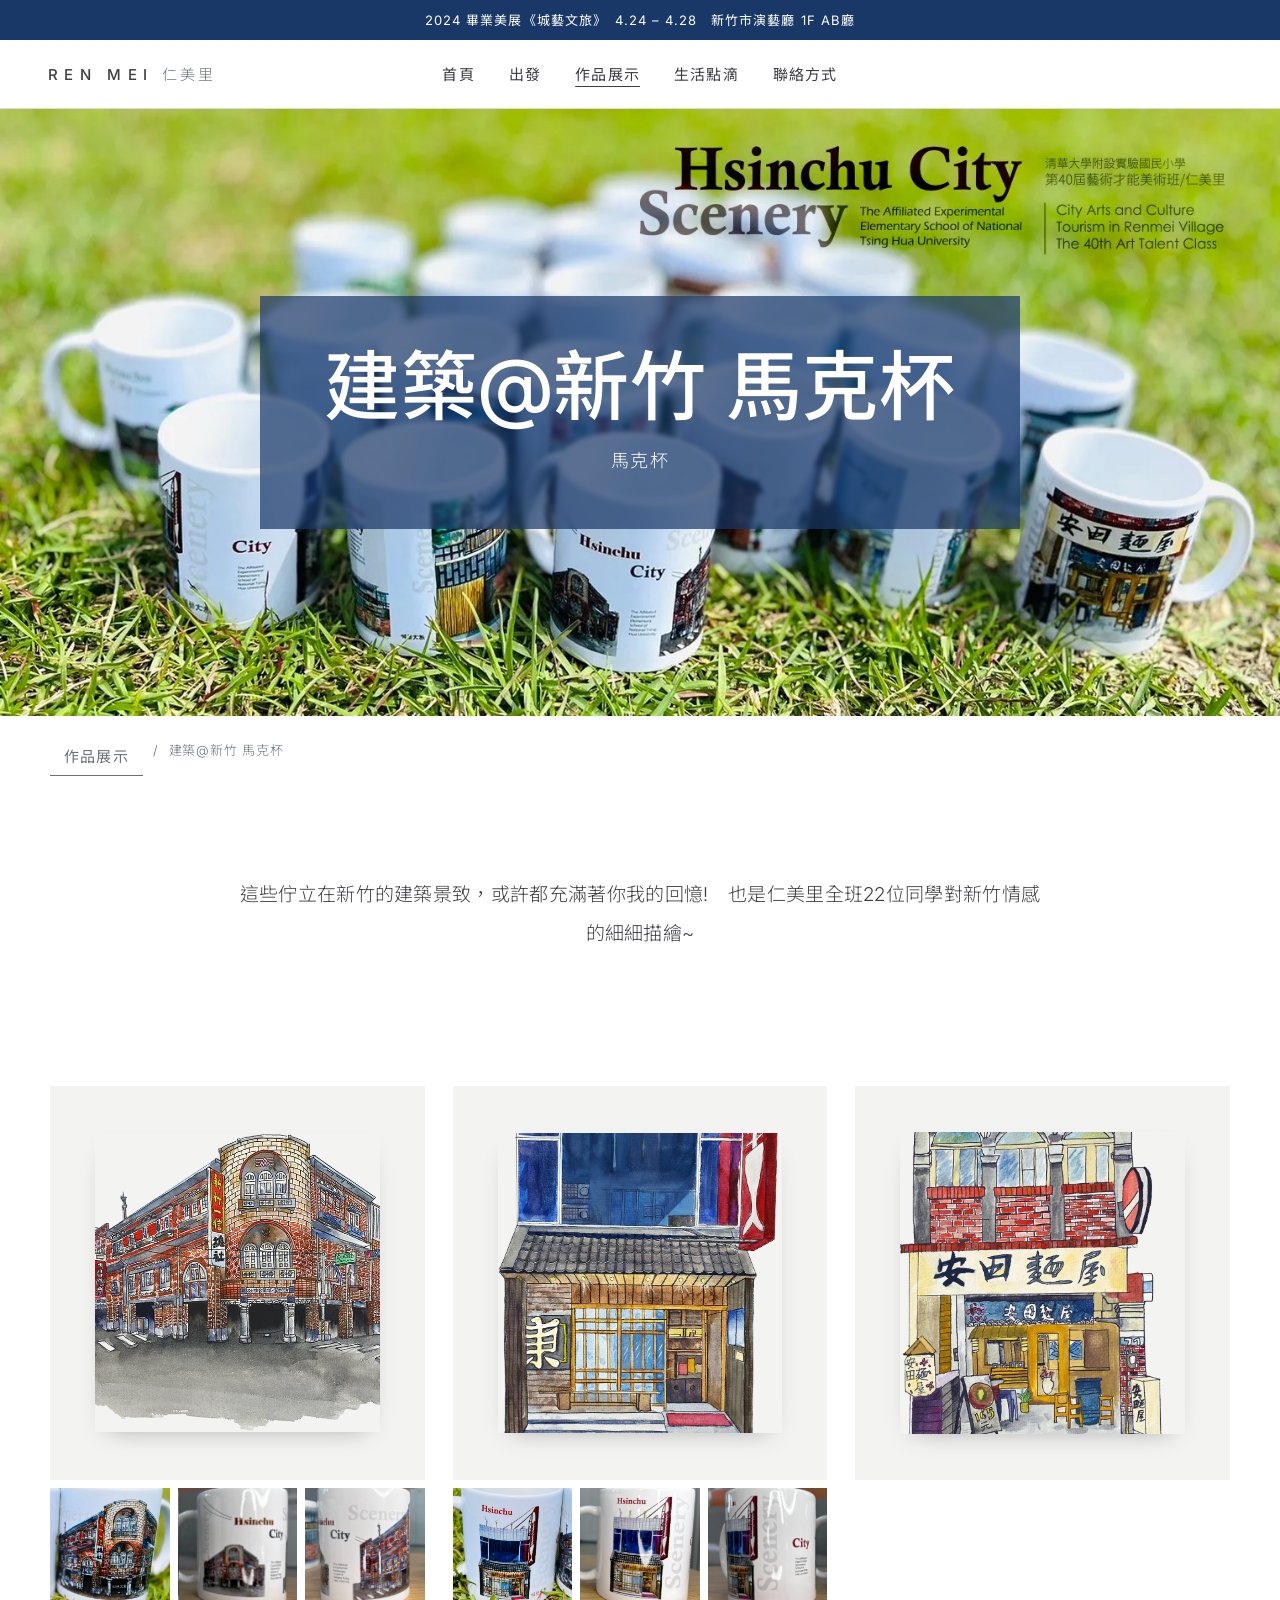
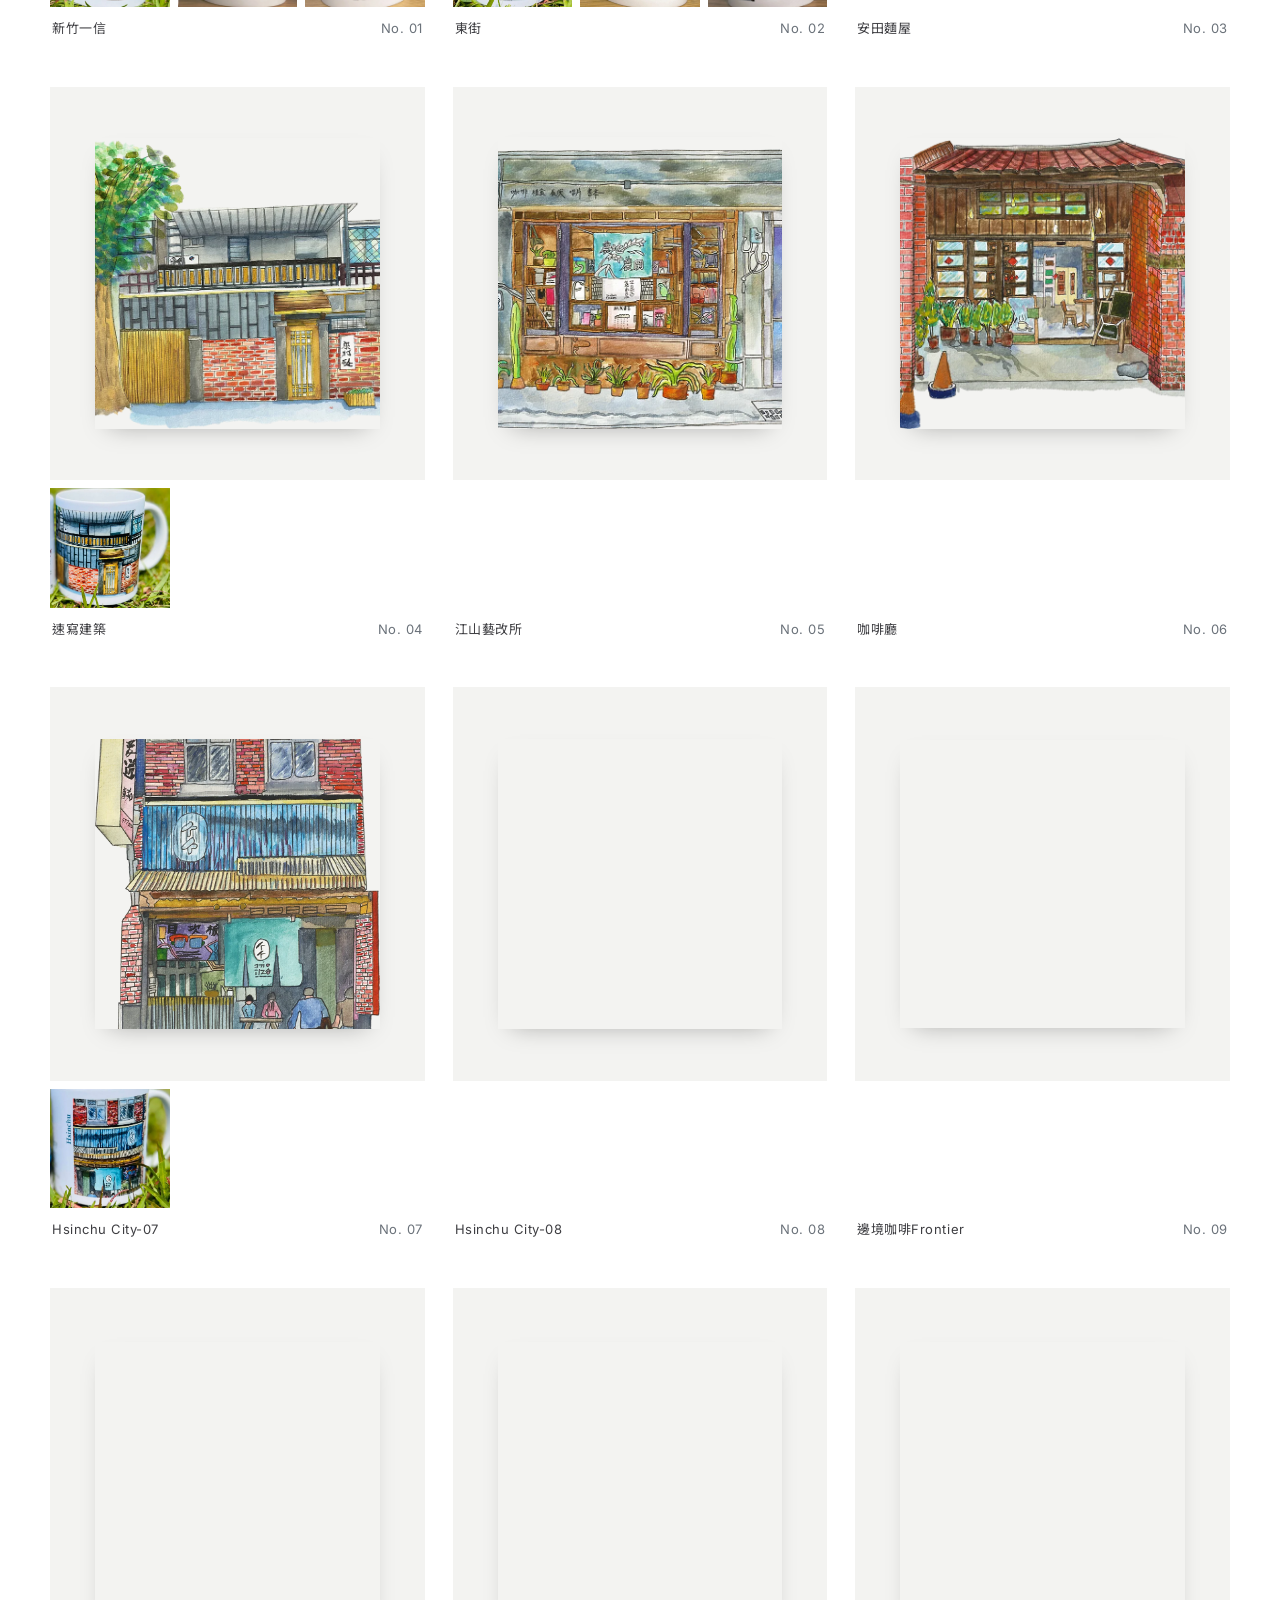
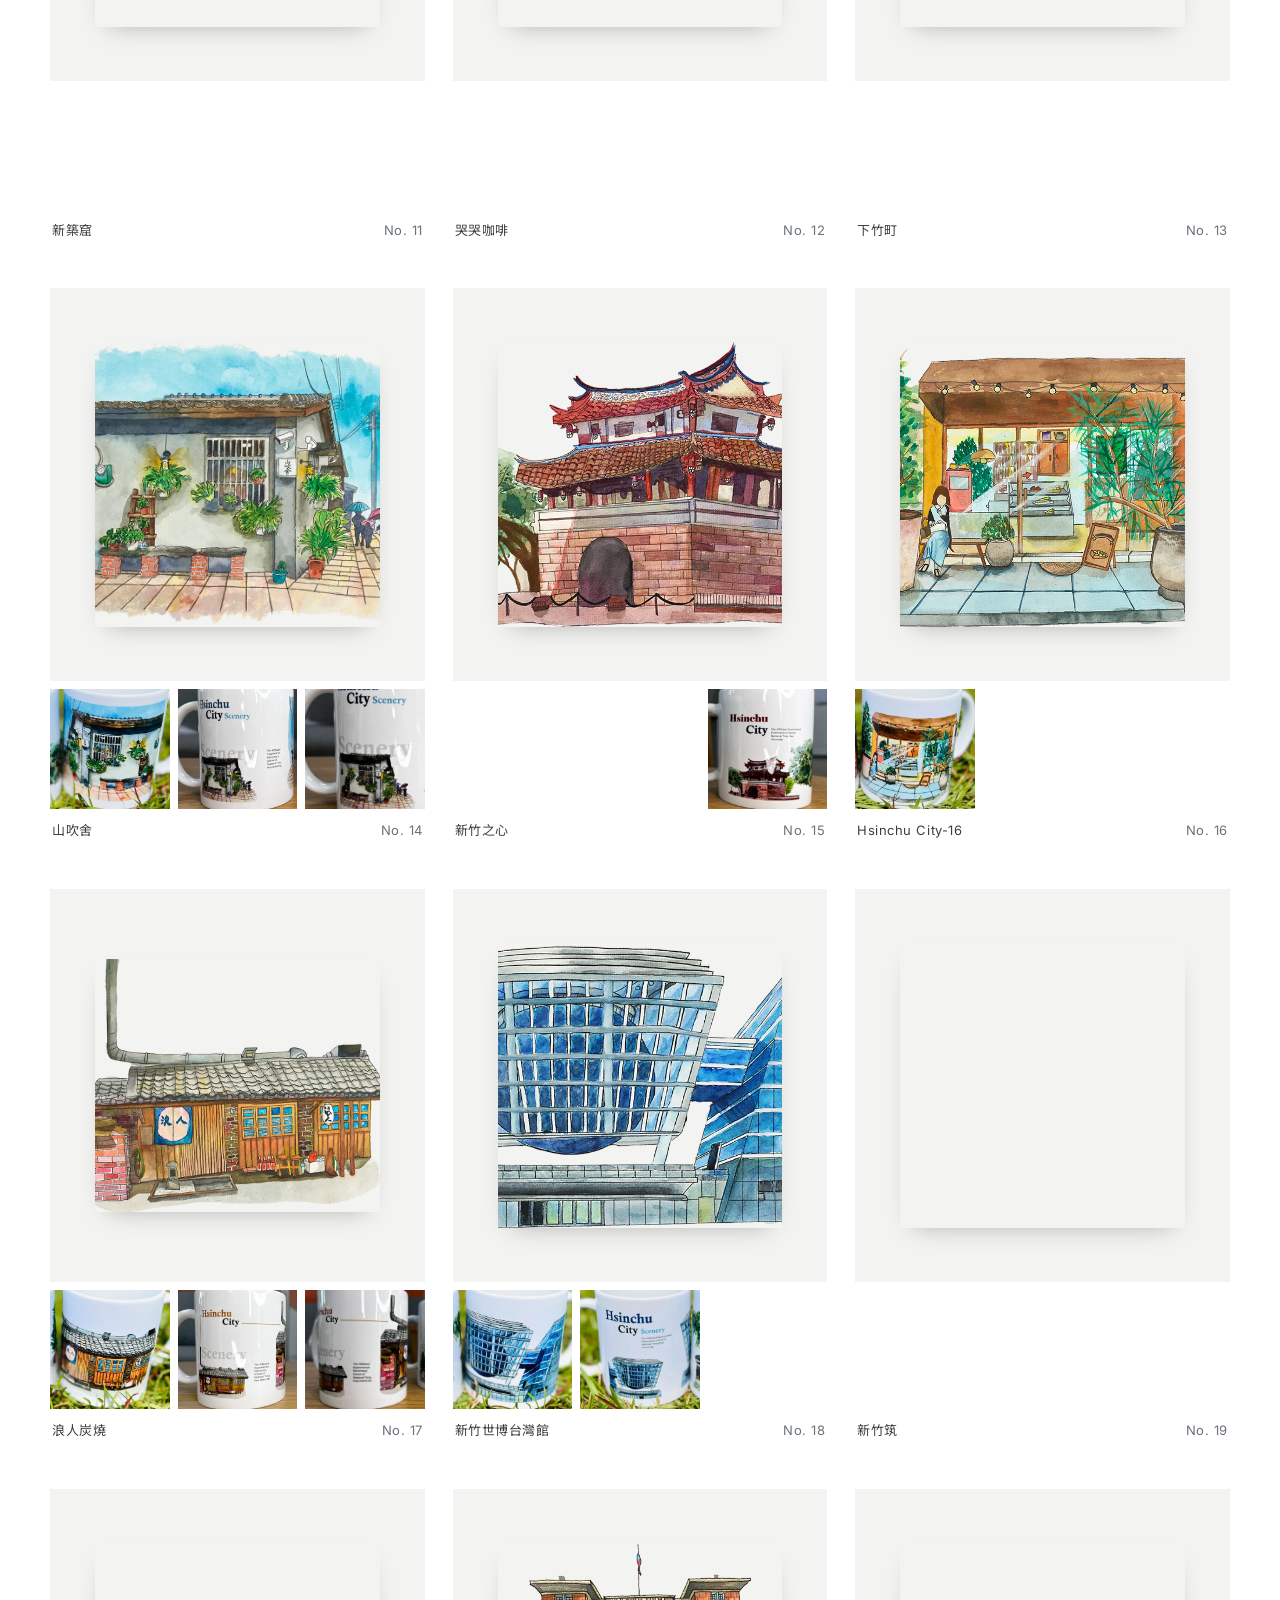
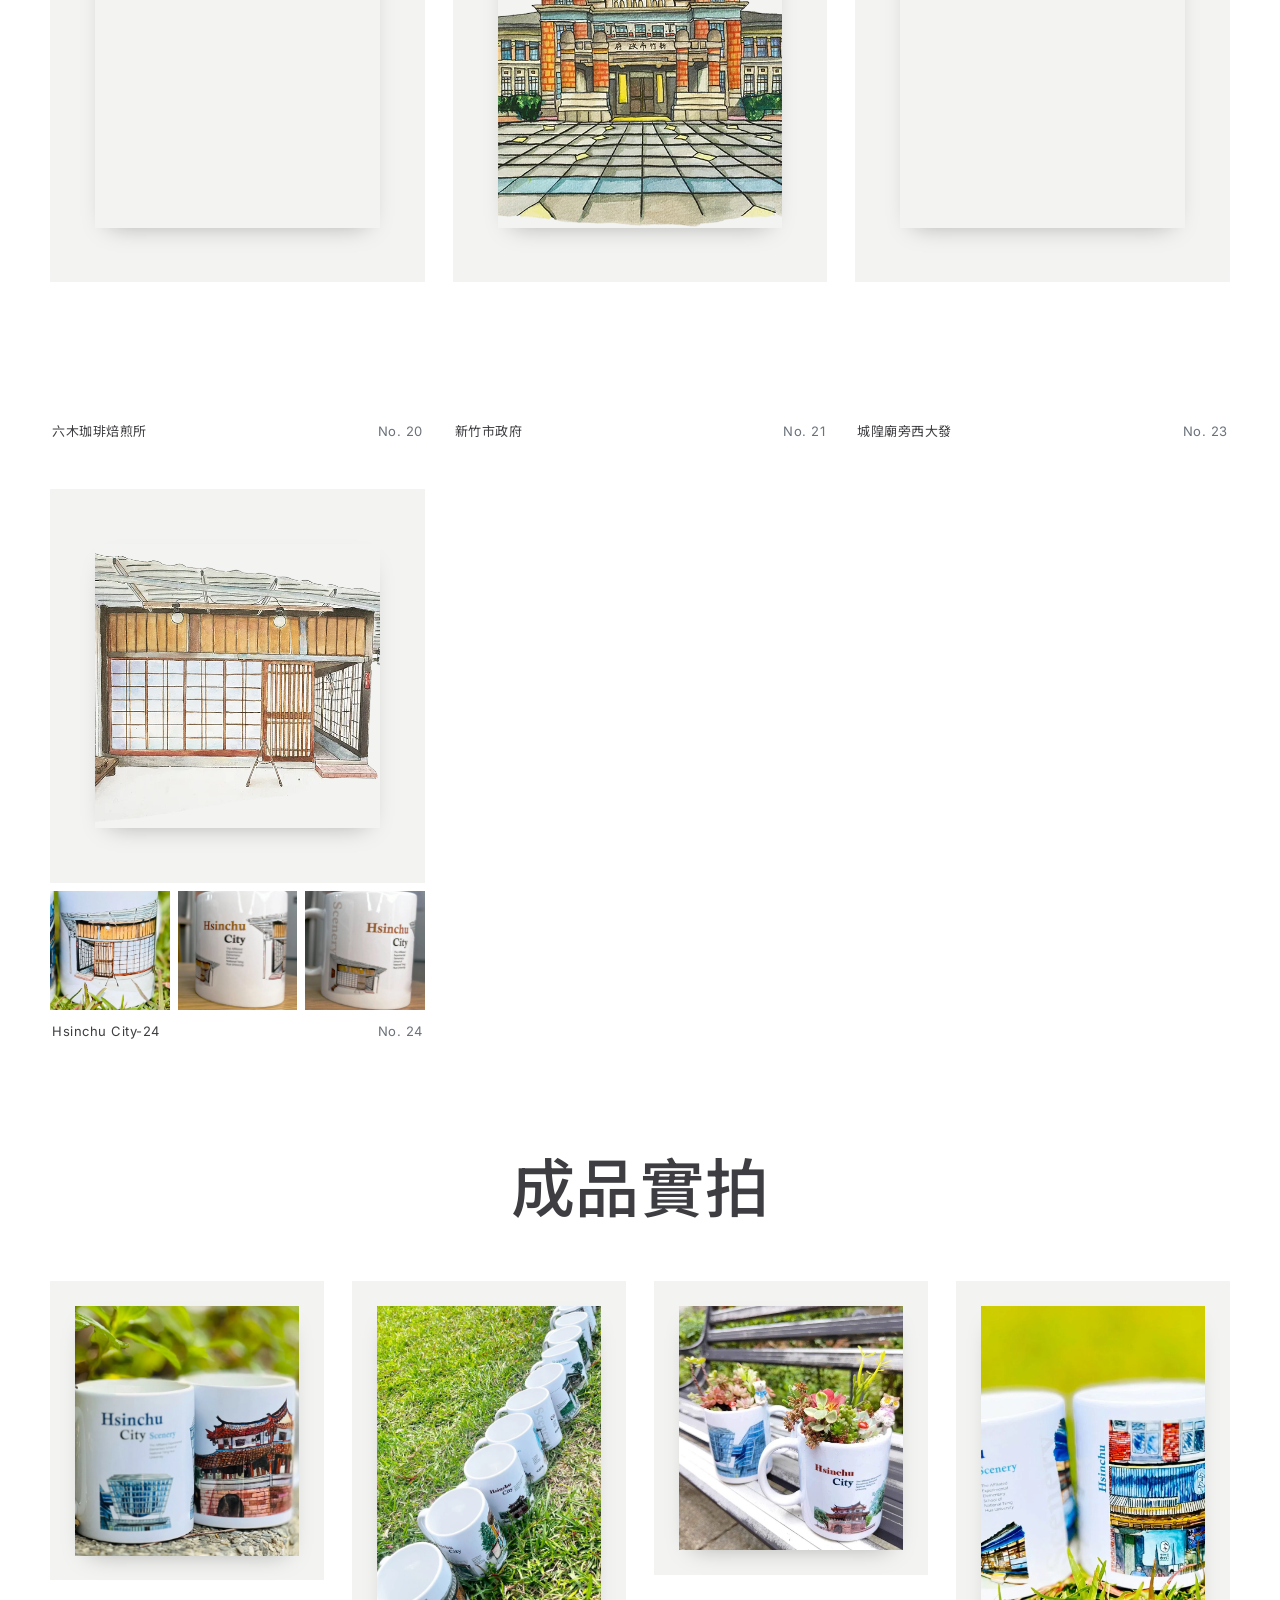
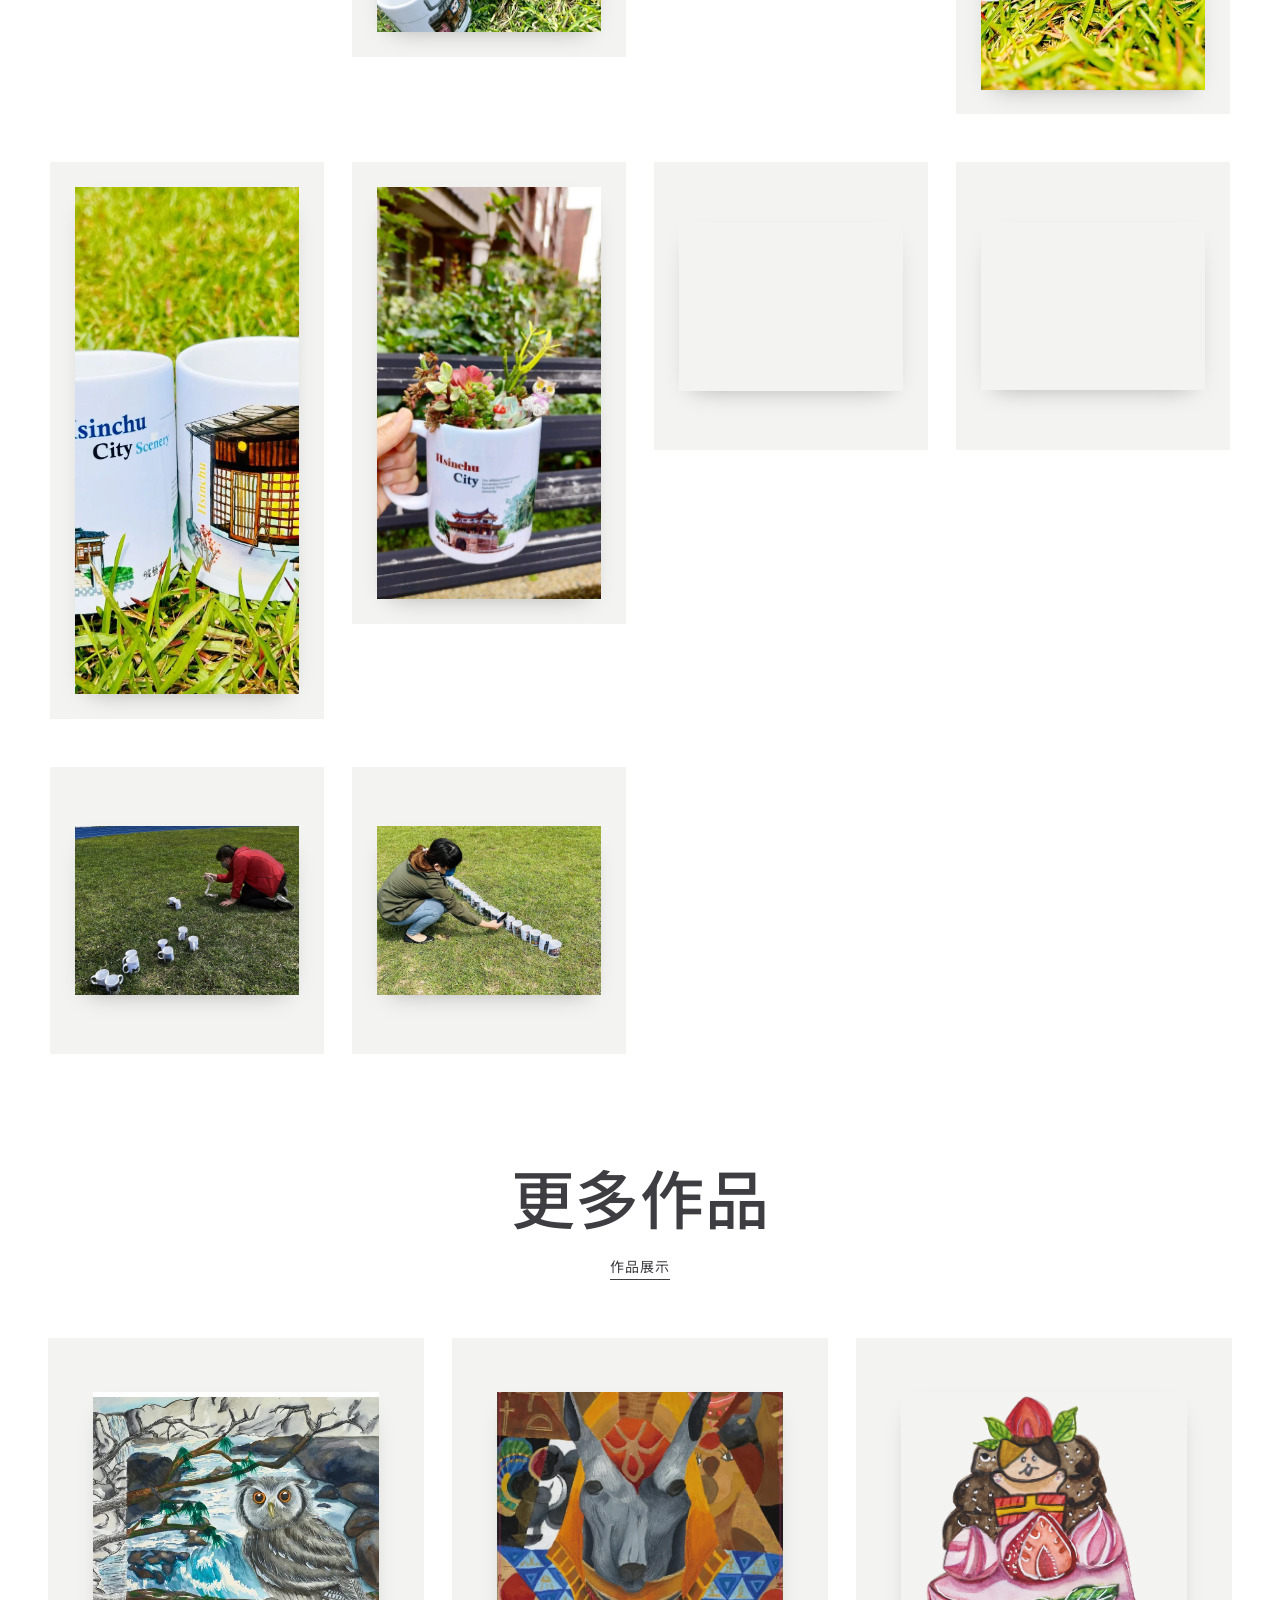
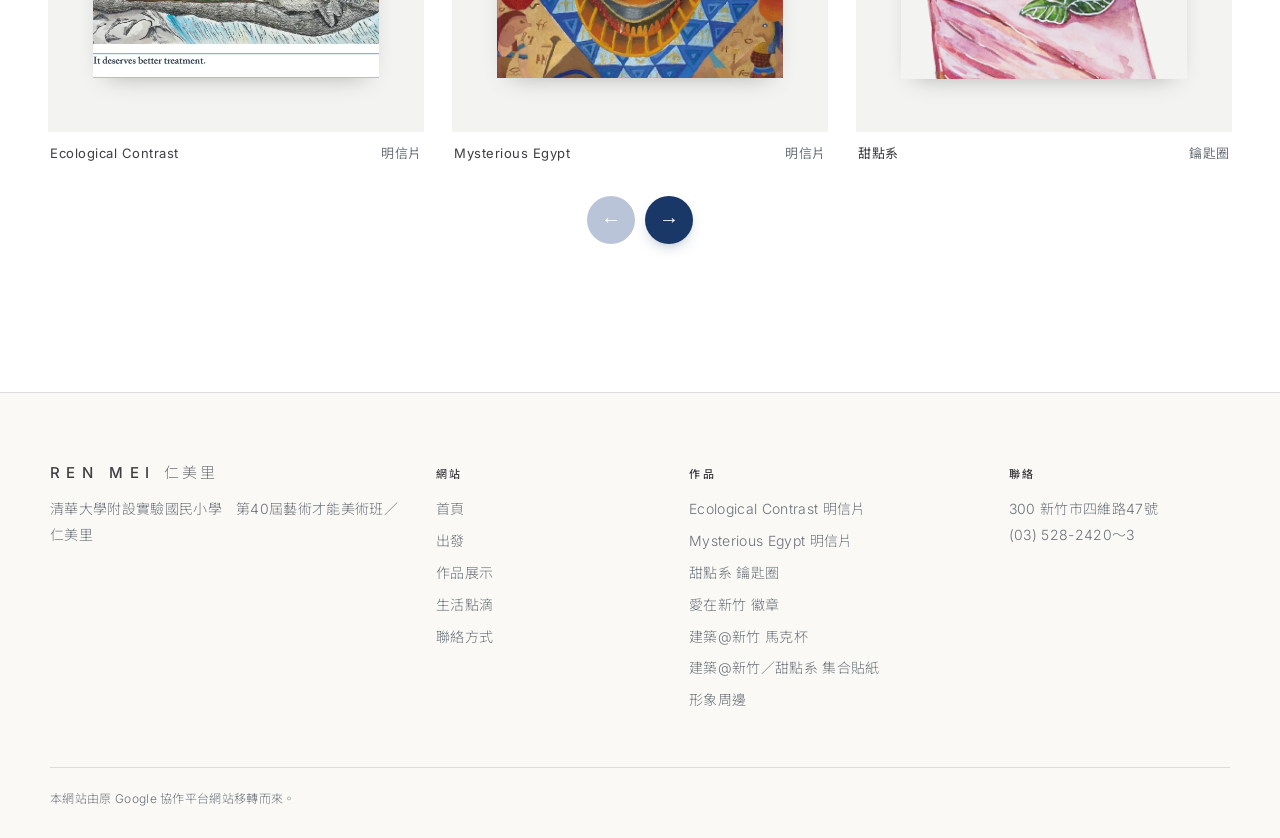
<file: works-mug.html>
<!doctype html>
<html lang="zh-Hant-TW">
<head>
<meta charset="utf-8">
<meta name="viewport" content="width=device-width, initial-scale=1">
<title>建築@新竹 馬克杯｜仁美里的城藝文旅</title>
<meta name="description" content="清華附小第40屆藝術才能美術班「仁美里」畢業美展《城藝文旅》——22位小小藝術家的城市、藝術與文化之旅。">
<meta property="og:title" content="建築@新竹 馬克杯｜仁美里的城藝文旅">
<meta property="og:description" content="清華附小第40屆藝術才能美術班「仁美里」畢業美展《城藝文旅》——22位小小藝術家的城市、藝術與文化之旅。">
<meta property="og:image" content="img/121.webp">
<link rel="icon" href="assets/favicon.svg" type="image/svg+xml">
<link rel="preconnect" href="https://fonts.googleapis.com"><link rel="preconnect" href="https://fonts.gstatic.com" crossorigin>
<link href="https://fonts.googleapis.com/css2?family=Inter:wght@300;400;500;600&family=Noto+Sans+TC:wght@300;400;500;700&display=swap" rel="stylesheet">
<link rel="stylesheet" href="assets/style.css">
</head>
<body class="p-works-mug">
<a class="skip" href="#main">跳到主要內容</a>
<a class="promo" href="depart.html">2024 畢業美展《城藝文旅》　4.24 – 4.28　新竹市演藝廳 1F AB廳</a>
<header class="topbar"><div class="bar">
<a class="logo" href="index.html" aria-label="仁美里的城藝文旅 首頁">REN MEI<span>仁美里</span></a>
<nav id="nav" aria-label="主要導覽"><ul><li><a href="index.html">首頁</a></li><li><a href="depart.html">出發</a></li><li class="has-sub"><a href="works.html" aria-current="page">作品展示</a><ul class="sub"><li><a href="works-ecological.html">Ecological Contrast 明信片</a></li><li><a href="works-egypt.html">Mysterious Egypt 明信片</a></li><li><a href="works-keychain.html">甜點系 鑰匙圈</a></li><li><a href="works-badge.html">愛在新竹 徽章</a></li><li><a href="works-mug.html">建築@新竹 馬克杯</a></li><li><a href="works-sticker.html">建築@新竹／甜點系 集合貼紙</a></li><li><a href="works-merch.html">形象周邊</a></li></ul></li><li><a href="life.html">生活點滴</a></li><li><a href="contact.html">聯絡方式</a></li></ul></nav>
<button class="menu-btn" type="button" aria-expanded="false" aria-controls="nav"><span></span><span></span><span class="sr">選單</span></button>
</div></header>
<main id="main">
<section class="billboard small"><img src="img/121.webp" width="1524" height="722" alt="" class="bb-img" decoding="async"><div class="bb-text"><h1>建築@新竹 馬克杯</h1><p class="bb-sub">馬克杯</p></div></section><nav class="crumbs wrap" aria-label="路徑"><a href="works.html">作品展示</a><span>/</span><span>建築@新竹 馬克杯</span></nav><section class="intro wrap"><p>這些佇立在新竹的建築景致，或許都充滿著你我的回憶!　也是仁美里全班22位同學對新竹情感的細細描繪~</p></section><section class="block"><div class="wrap"><div class="art-grid "><figure class="art mug"><button class="mat zoom" type="button" aria-label="放大檢視"><img src="img/122.webp" width="547" height="574" alt="新竹一信 原作" loading="lazy" decoding="async"></button><div class="mug-thumbs"><button class="zoom thumb" type="button" aria-label="放大檢視"><img src="img/123.webp" width="799" height="837" alt="新竹一信 馬克杯" loading="lazy" decoding="async"></button><button class="zoom thumb" type="button" aria-label="放大檢視"><img src="img/124.webp" width="956" height="1007" alt="新竹一信 馬克杯" loading="lazy" decoding="async"></button><button class="zoom thumb" type="button" aria-label="放大檢視"><img src="img/125.webp" width="1083" height="1146" alt="新竹一信 馬克杯" loading="lazy" decoding="async"></button></div><figcaption><span class="t">新竹一信</span><span class="m">No. 01</span></figcaption></figure><figure class="art mug"><button class="mat zoom" type="button" aria-label="放大檢視"><img src="img/126.webp" width="850" height="895" alt="東街 原作" loading="lazy" decoding="async"></button><div class="mug-thumbs"><button class="zoom thumb" type="button" aria-label="放大檢視"><img src="img/127.webp" width="854" height="895" alt="東街 馬克杯" loading="lazy" decoding="async"></button><button class="zoom thumb" type="button" aria-label="放大檢視"><img src="img/128.webp" width="932" height="988" alt="東街 馬克杯" loading="lazy" decoding="async"></button><button class="zoom thumb" type="button" aria-label="放大檢視"><img src="img/129.webp" width="1098" height="1169" alt="東街 馬克杯" loading="lazy" decoding="async"></button></div><figcaption><span class="t">東街</span><span class="m">No. 02</span></figcaption></figure><figure class="art mug"><button class="mat zoom" type="button" aria-label="放大檢視"><img src="img/130.webp" width="850" height="900" alt="安田麵屋 原作" loading="lazy" decoding="async"></button><div class="mug-thumbs"><button class="zoom thumb" type="button" aria-label="放大檢視"><img src="img/131.webp" width="806" height="845" alt="安田麵屋 馬克杯" loading="lazy" decoding="async"></button><button class="zoom thumb" type="button" aria-label="放大檢視"><img src="img/132.webp" width="813" height="855" alt="安田麵屋 馬克杯" loading="lazy" decoding="async"></button><button class="zoom thumb" type="button" aria-label="放大檢視"><img src="img/133.webp" width="896" height="946" alt="安田麵屋 馬克杯" loading="lazy" decoding="async"></button></div><figcaption><span class="t">安田麵屋</span><span class="m">No. 03</span></figcaption></figure><figure class="art mug"><button class="mat zoom" type="button" aria-label="放大檢視"><img src="img/134.webp" width="624" height="639" alt="速寫建築 原作" loading="lazy" decoding="async"></button><div class="mug-thumbs"><button class="zoom thumb" type="button" aria-label="放大檢視"><img src="img/135.webp" width="849" height="869" alt="速寫建築 馬克杯" loading="lazy" decoding="async"></button><button class="zoom thumb" type="button" aria-label="放大檢視"><img src="img/136.webp" width="943" height="968" alt="速寫建築 馬克杯" loading="lazy" decoding="async"></button><button class="zoom thumb" type="button" aria-label="放大檢視"><img src="img/137.webp" width="919" height="950" alt="速寫建築 馬克杯" loading="lazy" decoding="async"></button></div><figcaption><span class="t">速寫建築</span><span class="m">No. 04</span></figcaption></figure><figure class="art mug"><button class="mat zoom" type="button" aria-label="放大檢視"><img src="img/138.webp" width="604" height="619" alt="江山藝改所 原作" loading="lazy" decoding="async"></button><div class="mug-thumbs"><button class="zoom thumb" type="button" aria-label="放大檢視"><img src="img/139.webp" width="621" height="636" alt="江山藝改所 馬克杯" loading="lazy" decoding="async"></button><button class="zoom thumb" type="button" aria-label="放大檢視"><img src="img/140.webp" width="869" height="884" alt="江山藝改所 馬克杯" loading="lazy" decoding="async"></button><button class="zoom thumb" type="button" aria-label="放大檢視"><img src="img/141.webp" width="838" height="855" alt="江山藝改所 馬克杯" loading="lazy" decoding="async"></button></div><figcaption><span class="t">江山藝改所</span><span class="m">No. 05</span></figcaption></figure><figure class="art mug"><button class="mat zoom" type="button" aria-label="放大檢視"><img src="img/142.webp" width="590" height="604" alt="咖啡廳 原作" loading="lazy" decoding="async"></button><div class="mug-thumbs"><button class="zoom thumb" type="button" aria-label="放大檢視"><img src="img/143.webp" width="717" height="734" alt="咖啡廳 馬克杯" loading="lazy" decoding="async"></button><button class="zoom thumb" type="button" aria-label="放大檢視"><img src="img/144.webp" width="1065" height="1093" alt="咖啡廳 馬克杯" loading="lazy" decoding="async"></button><button class="zoom thumb" type="button" aria-label="放大檢視"><img src="img/145.webp" width="978" height="995" alt="咖啡廳 馬克杯" loading="lazy" decoding="async"></button></div><figcaption><span class="t">咖啡廳</span><span class="m">No. 06</span></figcaption></figure><figure class="art mug"><button class="mat zoom" type="button" aria-label="放大檢視"><img src="img/146.webp" width="850" height="867" alt="Hsinchu City-07 原作" loading="lazy" decoding="async"></button><div class="mug-thumbs"><button class="zoom thumb" type="button" aria-label="放大檢視"><img src="img/147.webp" width="726" height="743" alt="Hsinchu City-07 馬克杯" loading="lazy" decoding="async"></button><button class="zoom thumb" type="button" aria-label="放大檢視"><img src="img/148.webp" width="978" height="995" alt="Hsinchu City-07 馬克杯" loading="lazy" decoding="async"></button><button class="zoom thumb" type="button" aria-label="放大檢視"><img src="img/149.webp" width="1021" height="1039" alt="Hsinchu City-07 馬克杯" loading="lazy" decoding="async"></button></div><figcaption><span class="t">Hsinchu City-07</span><span class="m">No. 07</span></figcaption></figure><figure class="art mug"><button class="mat zoom" type="button" aria-label="放大檢視"><img src="img/150.webp" width="616" height="628" alt="Hsinchu City-08 原作" loading="lazy" decoding="async"></button><div class="mug-thumbs"><button class="zoom thumb" type="button" aria-label="放大檢視"><img src="img/151.webp" width="697" height="709" alt="Hsinchu City-08 馬克杯" loading="lazy" decoding="async"></button><button class="zoom thumb" type="button" aria-label="放大檢視"><img src="img/152.webp" width="933" height="954" alt="Hsinchu City-08 馬克杯" loading="lazy" decoding="async"></button><button class="zoom thumb" type="button" aria-label="放大檢視"><img src="img/153.webp" width="863" height="893" alt="Hsinchu City-08 馬克杯" loading="lazy" decoding="async"></button></div><figcaption><span class="t">Hsinchu City-08</span><span class="m">No. 08</span></figcaption></figure><figure class="art mug"><button class="mat zoom" type="button" aria-label="放大檢視"><img src="img/154.webp" width="577" height="584" alt="邊境咖啡Frontier 原作" loading="lazy" decoding="async"></button><div class="mug-thumbs"><button class="zoom thumb" type="button" aria-label="放大檢視"><img src="img/155.webp" width="681" height="681" alt="邊境咖啡Frontier 馬克杯" loading="lazy" decoding="async"></button><button class="zoom thumb" type="button" aria-label="放大檢視"><img src="img/156.webp" width="697" height="703" alt="邊境咖啡Frontier 馬克杯" loading="lazy" decoding="async"></button><button class="zoom thumb" type="button" aria-label="放大檢視"><img src="img/157.webp" width="908" height="916" alt="邊境咖啡Frontier 馬克杯" loading="lazy" decoding="async"></button></div><figcaption><span class="t">邊境咖啡Frontier</span><span class="m">No. 09</span></figcaption></figure><figure class="art mug"><button class="mat zoom" type="button" aria-label="放大檢視"><img src="img/158.webp" width="556" height="556" alt="新築窟 原作" loading="lazy" decoding="async"></button><div class="mug-thumbs"><button class="zoom thumb" type="button" aria-label="放大檢視"><img src="img/159.webp" width="662" height="662" alt="新築窟 馬克杯" loading="lazy" decoding="async"></button><button class="zoom thumb" type="button" aria-label="放大檢視"><img src="img/160.webp" width="767" height="767" alt="新築窟 馬克杯" loading="lazy" decoding="async"></button><button class="zoom thumb" type="button" aria-label="放大檢視"><img src="img/161.webp" width="905" height="901" alt="新築窟 馬克杯" loading="lazy" decoding="async"></button></div><figcaption><span class="t">新築窟</span><span class="m">No. 11</span></figcaption></figure><figure class="art mug"><button class="mat zoom" type="button" aria-label="放大檢視"><img src="img/162.webp" width="831" height="831" alt="哭哭咖啡 原作" loading="lazy" decoding="async"></button><div class="mug-thumbs"><button class="zoom thumb" type="button" aria-label="放大檢視"><img src="img/163.webp" width="728" height="728" alt="哭哭咖啡 馬克杯" loading="lazy" decoding="async"></button><button class="zoom thumb" type="button" aria-label="放大檢視"><img src="img/164.webp" width="980" height="981" alt="哭哭咖啡 馬克杯" loading="lazy" decoding="async"></button><button class="zoom thumb" type="button" aria-label="放大檢視"><img src="img/165.webp" width="1014" height="1005" alt="哭哭咖啡 馬克杯" loading="lazy" decoding="async"></button></div><figcaption><span class="t">哭哭咖啡</span><span class="m">No. 12</span></figcaption></figure><figure class="art mug"><button class="mat zoom" type="button" aria-label="放大檢視"><img src="img/166.webp" width="567" height="567" alt="下竹町 原作" loading="lazy" decoding="async"></button><div class="mug-thumbs"><button class="zoom thumb" type="button" aria-label="放大檢視"><img src="img/167.webp" width="653" height="656" alt="下竹町 馬克杯" loading="lazy" decoding="async"></button><button class="zoom thumb" type="button" aria-label="放大檢視"><img src="img/168.webp" width="981" height="989" alt="下竹町 馬克杯" loading="lazy" decoding="async"></button><button class="zoom thumb" type="button" aria-label="放大檢視"><img src="img/169.webp" width="822" height="815" alt="下竹町 馬克杯" loading="lazy" decoding="async"></button></div><figcaption><span class="t">下竹町</span><span class="m">No. 13</span></figcaption></figure><figure class="art mug"><button class="mat zoom" type="button" aria-label="放大檢視"><img src="img/170.webp" width="656" height="656" alt="山吹舍 原作" loading="lazy" decoding="async"></button><div class="mug-thumbs"><button class="zoom thumb" type="button" aria-label="放大檢視"><img src="img/171.webp" width="716" height="710" alt="山吹舍 馬克杯" loading="lazy" decoding="async"></button><button class="zoom thumb" type="button" aria-label="放大檢視"><img src="img/172.webp" width="826" height="822" alt="山吹舍 馬克杯" loading="lazy" decoding="async"></button><button class="zoom thumb" type="button" aria-label="放大檢視"><img src="img/173.webp" width="617" height="617" alt="山吹舍 馬克杯" loading="lazy" decoding="async"></button></div><figcaption><span class="t">山吹舍</span><span class="m">No. 14</span></figcaption></figure><figure class="art mug"><button class="mat zoom" type="button" aria-label="放大檢視"><img src="img/174.webp" width="469" height="469" alt="新竹之心 原作" loading="lazy" decoding="async"></button><div class="mug-thumbs"><button class="zoom thumb" type="button" aria-label="放大檢視"><img src="img/175.webp" width="833" height="826" alt="新竹之心 馬克杯" loading="lazy" decoding="async"></button><button class="zoom thumb" type="button" aria-label="放大檢視"><img src="img/176.webp" width="727" height="727" alt="新竹之心 馬克杯" loading="lazy" decoding="async"></button><button class="zoom thumb" type="button" aria-label="放大檢視"><img src="img/177.webp" width="718" height="718" alt="新竹之心 馬克杯" loading="lazy" decoding="async"></button></div><figcaption><span class="t">新竹之心</span><span class="m">No. 15</span></figcaption></figure><figure class="art mug"><button class="mat zoom" type="button" aria-label="放大檢視"><img src="img/178.webp" width="549" height="549" alt="Hsinchu City-16 原作" loading="lazy" decoding="async"></button><div class="mug-thumbs"><button class="zoom thumb" type="button" aria-label="放大檢視"><img src="img/179.webp" width="743" height="743" alt="Hsinchu City-16 馬克杯" loading="lazy" decoding="async"></button><button class="zoom thumb" type="button" aria-label="放大檢視"><img src="img/180.webp" width="810" height="807" alt="Hsinchu City-16 馬克杯" loading="lazy" decoding="async"></button><button class="zoom thumb" type="button" aria-label="放大檢視"><img src="img/181.webp" width="830" height="823" alt="Hsinchu City-16 馬克杯" loading="lazy" decoding="async"></button></div><figcaption><span class="t">Hsinchu City-16</span><span class="m">No. 16</span></figcaption></figure><figure class="art mug"><button class="mat zoom" type="button" aria-label="放大檢視"><img src="img/182.webp" width="799" height="710" alt="浪人炭燒 原作" loading="lazy" decoding="async"></button><div class="mug-thumbs"><button class="zoom thumb" type="button" aria-label="放大檢視"><img src="img/183.webp" width="749" height="743" alt="浪人炭燒 馬克杯" loading="lazy" decoding="async"></button><button class="zoom thumb" type="button" aria-label="放大檢視"><img src="img/184.webp" width="944" height="940" alt="浪人炭燒 馬克杯" loading="lazy" decoding="async"></button><button class="zoom thumb" type="button" aria-label="放大檢視"><img src="img/185.webp" width="1138" height="1128" alt="浪人炭燒 馬克杯" loading="lazy" decoding="async"></button></div><figcaption><span class="t">浪人炭燒</span><span class="m">No. 17</span></figcaption></figure><figure class="art mug"><button class="mat zoom" type="button" aria-label="放大檢視"><img src="img/186.webp" width="489" height="489" alt="新竹世博台灣館 原作" loading="lazy" decoding="async"></button><div class="mug-thumbs"><button class="zoom thumb" type="button" aria-label="放大檢視"><img src="img/187.webp" width="707" height="689" alt="新竹世博台灣館 馬克杯" loading="lazy" decoding="async"></button><button class="zoom thumb" type="button" aria-label="放大檢視"><img src="img/188.webp" width="744" height="728" alt="新竹世博台灣館 馬克杯" loading="lazy" decoding="async"></button><button class="zoom thumb" type="button" aria-label="放大檢視"><img src="img/189.webp" width="865" height="850" alt="新竹世博台灣館 馬克杯" loading="lazy" decoding="async"></button></div><figcaption><span class="t">新竹世博台灣館</span><span class="m">No. 18</span></figcaption></figure><figure class="art mug"><button class="mat zoom" type="button" aria-label="放大檢視"><img src="img/190.webp" width="640" height="640" alt="新竹筑 原作" loading="lazy" decoding="async"></button><div class="mug-thumbs"><button class="zoom thumb" type="button" aria-label="放大檢視"><img src="img/191.webp" width="700" height="703" alt="新竹筑 馬克杯" loading="lazy" decoding="async"></button><button class="zoom thumb" type="button" aria-label="放大檢視"><img src="img/192.webp" width="1197" height="1207" alt="新竹筑 馬克杯" loading="lazy" decoding="async"></button><button class="zoom thumb" type="button" aria-label="放大檢視"><img src="img/193.webp" width="953" height="965" alt="新竹筑 馬克杯" loading="lazy" decoding="async"></button></div><figcaption><span class="t">新竹筑</span><span class="m">No. 19</span></figcaption></figure><figure class="art mug"><button class="mat zoom" type="button" aria-label="放大檢視"><img src="img/194.webp" width="771" height="771" alt="六木珈琲焙煎所 原作" loading="lazy" decoding="async"></button><div class="mug-thumbs"><button class="zoom thumb" type="button" aria-label="放大檢視"><img src="img/195.webp" width="683" height="683" alt="六木珈琲焙煎所 馬克杯" loading="lazy" decoding="async"></button><button class="zoom thumb" type="button" aria-label="放大檢視"><img src="img/196.webp" width="1106" height="1111" alt="六木珈琲焙煎所 馬克杯" loading="lazy" decoding="async"></button><button class="zoom thumb" type="button" aria-label="放大檢視"><img src="img/197.webp" width="992" height="996" alt="六木珈琲焙煎所 馬克杯" loading="lazy" decoding="async"></button></div><figcaption><span class="t">六木珈琲焙煎所</span><span class="m">No. 20</span></figcaption></figure><figure class="art mug"><button class="mat zoom" type="button" aria-label="放大檢視"><img src="img/198.webp" width="463" height="463" alt="新竹市政府 原作" loading="lazy" decoding="async"></button><div class="mug-thumbs"><button class="zoom thumb" type="button" aria-label="放大檢視"><img src="img/199.webp" width="761" height="764" alt="新竹市政府 馬克杯" loading="lazy" decoding="async"></button><button class="zoom thumb" type="button" aria-label="放大檢視"><img src="img/200.webp" width="1052" height="1065" alt="新竹市政府 馬克杯" loading="lazy" decoding="async"></button><button class="zoom thumb" type="button" aria-label="放大檢視"><img src="img/201.webp" width="1190" height="1211" alt="新竹市政府 馬克杯" loading="lazy" decoding="async"></button></div><figcaption><span class="t">新竹市政府</span><span class="m">No. 21</span></figcaption></figure><figure class="art mug"><button class="mat zoom" type="button" aria-label="放大檢視"><img src="img/202.webp" width="791" height="791" alt="城隍廟旁西大發 原作" loading="lazy" decoding="async"></button><div class="mug-thumbs"><button class="zoom thumb" type="button" aria-label="放大檢視"><img src="img/203.webp" width="664" height="664" alt="城隍廟旁西大發 馬克杯" loading="lazy" decoding="async"></button><button class="zoom thumb" type="button" aria-label="放大檢視"><img src="img/204.webp" width="1140" height="1140" alt="城隍廟旁西大發 馬克杯" loading="lazy" decoding="async"></button><button class="zoom thumb" type="button" aria-label="放大檢視"><img src="img/205.webp" width="1176" height="1176" alt="城隍廟旁西大發 馬克杯" loading="lazy" decoding="async"></button></div><figcaption><span class="t">城隍廟旁西大發</span><span class="m">No. 23</span></figcaption></figure><figure class="art mug"><button class="mat zoom" type="button" aria-label="放大檢視"><img src="img/206.webp" width="557" height="557" alt="Hsinchu City-24 原作" loading="lazy" decoding="async"></button><div class="mug-thumbs"><button class="zoom thumb" type="button" aria-label="放大檢視"><img src="img/207.webp" width="706" height="706" alt="Hsinchu City-24 馬克杯" loading="lazy" decoding="async"></button><button class="zoom thumb" type="button" aria-label="放大檢視"><img src="img/208.webp" width="1003" height="1002" alt="Hsinchu City-24 馬克杯" loading="lazy" decoding="async"></button><button class="zoom thumb" type="button" aria-label="放大檢視"><img src="img/209.webp" width="901" height="909" alt="Hsinchu City-24 馬克杯" loading="lazy" decoding="async"></button></div><figcaption><span class="t">Hsinchu City-24</span><span class="m">No. 24</span></figcaption></figure></div></div></section><section class="block"><header class="sec-head"><h2>成品實拍</h2></header><div class="wrap"><div class="art-grid cols-4"><figure class="art"><button class="mat zoom" type="button" aria-label="放大檢視"><img src="img/210.webp" width="1280" height="1421" alt="" loading="lazy" decoding="async"></button></figure><figure class="art"><button class="mat zoom" type="button" aria-label="放大檢視"><img src="img/211.webp" width="1166" height="1693" alt="" loading="lazy" decoding="async"></button></figure><figure class="art"><button class="mat zoom" type="button" aria-label="放大檢視"><img src="img/212.webp" width="886" height="963" alt="" loading="lazy" decoding="async"></button></figure><figure class="art"><button class="mat zoom" type="button" aria-label="放大檢視"><img src="img/213.webp" width="785" height="1340" alt="" loading="lazy" decoding="async"></button></figure><figure class="art"><button class="mat zoom" type="button" aria-label="放大檢視"><img src="img/214.webp" width="657" height="1483" alt="" loading="lazy" decoding="async"></button></figure><figure class="art"><button class="mat zoom" type="button" aria-label="放大檢視"><img src="img/215.webp" width="933" height="1712" alt="" loading="lazy" decoding="async"></button></figure><figure class="art"><button class="mat zoom" type="button" aria-label="放大檢視"><img src="img/216.webp" width="1188" height="895" alt="" loading="lazy" decoding="async"></button></figure><figure class="art"><button class="mat zoom" type="button" aria-label="放大檢視"><img src="img/217.webp" width="1223" height="917" alt="" loading="lazy" decoding="async"></button></figure><figure class="art"><button class="mat zoom" type="button" aria-label="放大檢視"><img src="img/218.webp" width="1280" height="960" alt="" loading="lazy" decoding="async"></button></figure><figure class="art"><button class="mat zoom" type="button" aria-label="放大檢視"><img src="img/219.webp" width="1280" height="960" alt="" loading="lazy" decoding="async"></button></figure></div></div></section><section class="block more"><header class="sec-head"><h2>更多作品</h2><a class="ul" href="works.html">作品展示</a></header><div class="wrap-wide"><div class="carousel" aria-label="更多作品"><div class="track"><figure class="art"><a class="mat" href="works-ecological.html"><img src="img/018.webp" width="546" height="548" alt="Ecological Contrast" loading="lazy" decoding="async"></a><figcaption><span class="t"><a href="works-ecological.html">Ecological Contrast</a></span><span class="m">明信片</span></figcaption></figure><figure class="art"><a class="mat" href="works-egypt.html"><img src="img/019.webp" width="632" height="634" alt="Mysterious Egypt" loading="lazy" decoding="async"></a><figcaption><span class="t"><a href="works-egypt.html">Mysterious Egypt</a></span><span class="m">明信片</span></figcaption></figure><figure class="art"><a class="mat" href="works-keychain.html"><img src="img/020.webp" width="1181" height="1186" alt="甜點系" loading="lazy" decoding="async"></a><figcaption><span class="t"><a href="works-keychain.html">甜點系</a></span><span class="m">鑰匙圈</span></figcaption></figure><figure class="art"><a class="mat" href="works-badge.html"><img src="img/021.webp" width="672" height="674" alt="愛在新竹" loading="lazy" decoding="async"></a><figcaption><span class="t"><a href="works-badge.html">愛在新竹</a></span><span class="m">徽章</span></figcaption></figure><figure class="art"><a class="mat" href="works-sticker.html"><img src="img/023.webp" width="825" height="825" alt="建築@新竹／甜點系" loading="lazy" decoding="async"></a><figcaption><span class="t"><a href="works-sticker.html">建築@新竹／甜點系</a></span><span class="m">集合貼紙</span></figcaption></figure><figure class="art"><a class="mat" href="works-merch.html"><img src="img/024.webp" width="507" height="511" alt="形象周邊" loading="lazy" decoding="async"></a><figcaption><span class="t"><a href="works-merch.html">形象周邊</a></span><span class="m">周邊商品</span></figcaption></figure></div><div class="car-nav"><button class="prev" type="button" aria-label="上一組">←</button><button class="next" type="button" aria-label="下一組">→</button></div></div></div></section>
</main>
<footer class="site-foot"><div class="foot-grid wrap">
<div><p class="logo">REN MEI<span>仁美里</span></p><p>清華大學附設實驗國民小學　第40屆藝術才能美術班／仁美里</p></div>
<div><h4>網站</h4><ul><li><a href="index.html">首頁</a></li><li><a href="depart.html">出發</a></li><li><a href="works.html">作品展示</a></li><li><a href="life.html">生活點滴</a></li><li><a href="contact.html">聯絡方式</a></li></ul></div>
<div><h4>作品</h4><ul><li><a href="works-ecological.html">Ecological Contrast 明信片</a></li><li><a href="works-egypt.html">Mysterious Egypt 明信片</a></li><li><a href="works-keychain.html">甜點系 鑰匙圈</a></li><li><a href="works-badge.html">愛在新竹 徽章</a></li><li><a href="works-mug.html">建築@新竹 馬克杯</a></li><li><a href="works-sticker.html">建築@新竹／甜點系 集合貼紙</a></li><li><a href="works-merch.html">形象周邊</a></li></ul></div>
<div><h4>聯絡</h4><p>300 新竹市四維路47號<br>(03) 528-2420～3</p></div>
</div><p class="fine wrap">本網站由原 Google 協作平台網站移轉而來。</p></footer>
<div class="lightbox" hidden><button class="lb-close" type="button" aria-label="關閉">×</button><button class="lb-prev" type="button" aria-label="上一張">←</button><img alt=""><button class="lb-next" type="button" aria-label="下一張">→</button></div>
<script src="assets/site.js" defer></script>
</body>
</html>
</file>
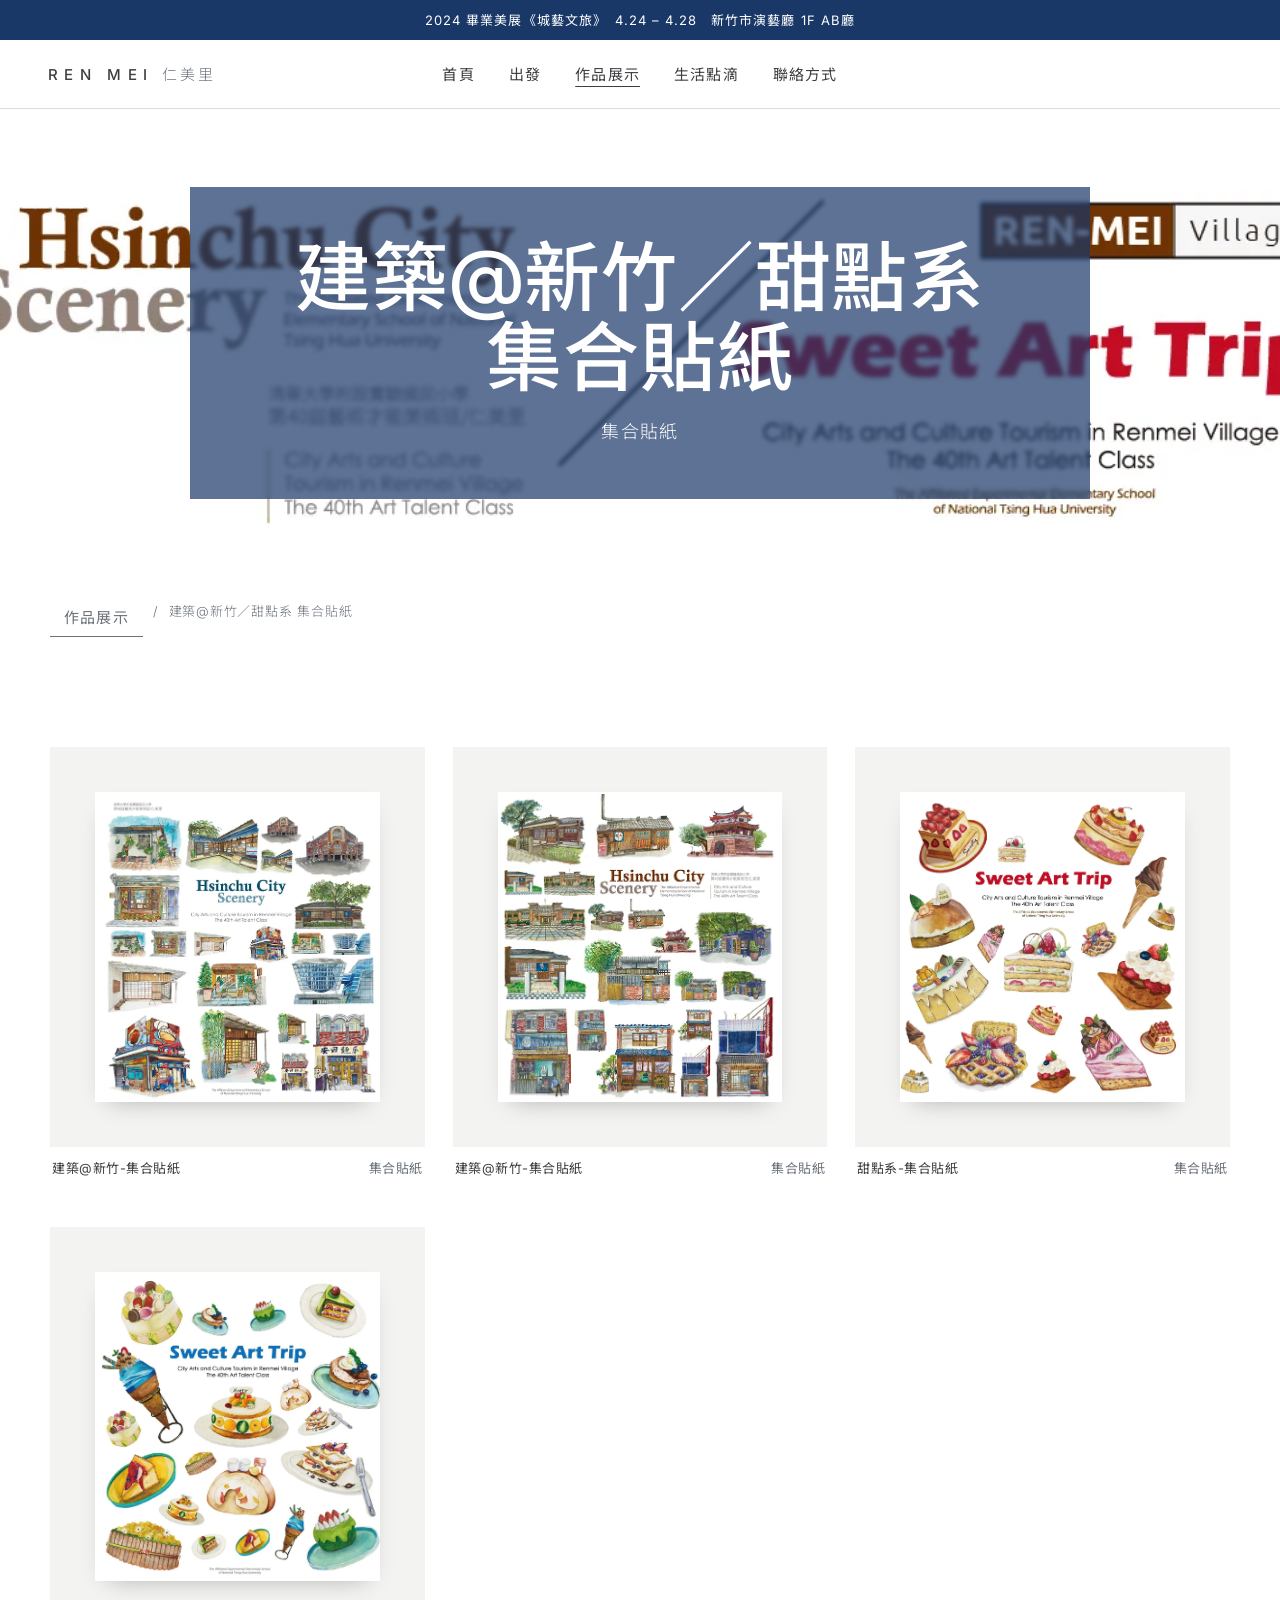
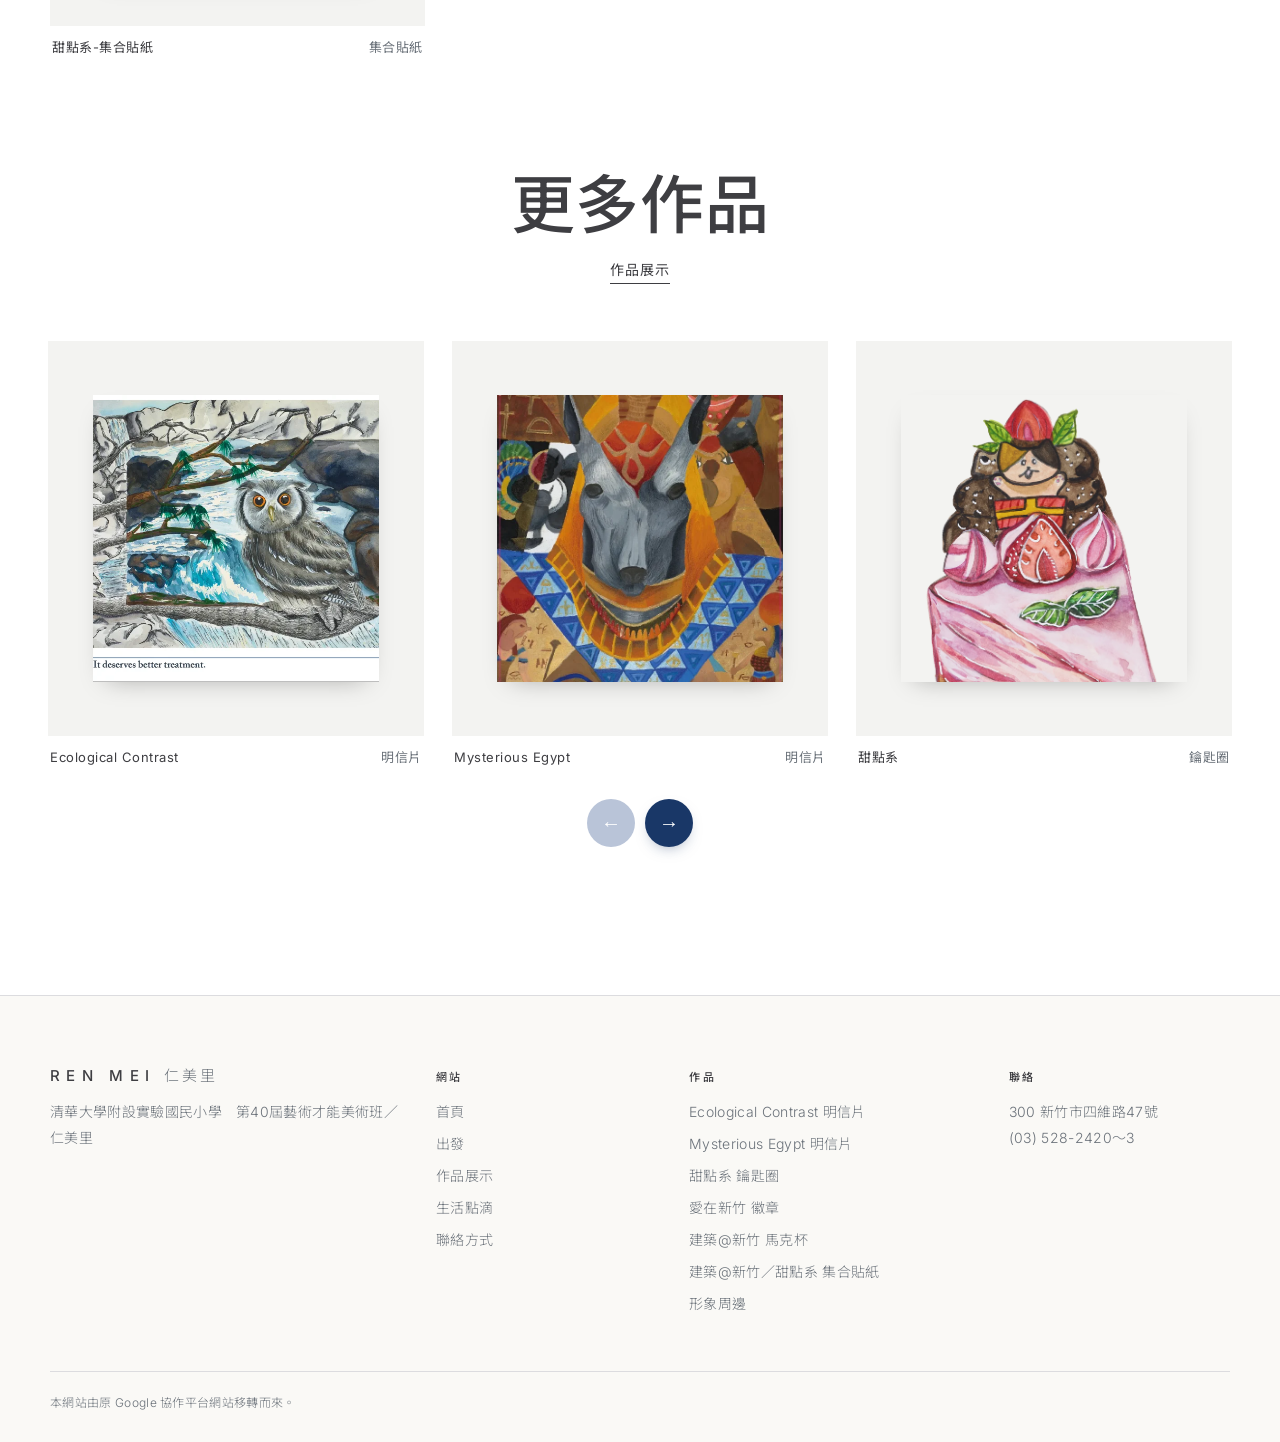
<file: works-sticker.html>
<!doctype html>
<html lang="zh-Hant-TW">
<head>
<meta charset="utf-8">
<meta name="viewport" content="width=device-width, initial-scale=1">
<title>建築@新竹／甜點系 集合貼紙｜仁美里的城藝文旅</title>
<meta name="description" content="清華附小第40屆藝術才能美術班「仁美里」畢業美展《城藝文旅》——22位小小藝術家的城市、藝術與文化之旅。">
<meta property="og:title" content="建築@新竹／甜點系 集合貼紙｜仁美里的城藝文旅">
<meta property="og:description" content="清華附小第40屆藝術才能美術班「仁美里」畢業美展《城藝文旅》——22位小小藝術家的城市、藝術與文化之旅。">
<meta property="og:image" content="img/220.webp">
<link rel="icon" href="assets/favicon.svg" type="image/svg+xml">
<link rel="preconnect" href="https://fonts.googleapis.com"><link rel="preconnect" href="https://fonts.gstatic.com" crossorigin>
<link href="https://fonts.googleapis.com/css2?family=Inter:wght@300;400;500;600&family=Noto+Sans+TC:wght@300;400;500;700&display=swap" rel="stylesheet">
<link rel="stylesheet" href="assets/style.css">
</head>
<body class="p-works-sticker">
<a class="skip" href="#main">跳到主要內容</a>
<a class="promo" href="depart.html">2024 畢業美展《城藝文旅》　4.24 – 4.28　新竹市演藝廳 1F AB廳</a>
<header class="topbar"><div class="bar">
<a class="logo" href="index.html" aria-label="仁美里的城藝文旅 首頁">REN MEI<span>仁美里</span></a>
<nav id="nav" aria-label="主要導覽"><ul><li><a href="index.html">首頁</a></li><li><a href="depart.html">出發</a></li><li class="has-sub"><a href="works.html" aria-current="page">作品展示</a><ul class="sub"><li><a href="works-ecological.html">Ecological Contrast 明信片</a></li><li><a href="works-egypt.html">Mysterious Egypt 明信片</a></li><li><a href="works-keychain.html">甜點系 鑰匙圈</a></li><li><a href="works-badge.html">愛在新竹 徽章</a></li><li><a href="works-mug.html">建築@新竹 馬克杯</a></li><li><a href="works-sticker.html">建築@新竹／甜點系 集合貼紙</a></li><li><a href="works-merch.html">形象周邊</a></li></ul></li><li><a href="life.html">生活點滴</a></li><li><a href="contact.html">聯絡方式</a></li></ul></nav>
<button class="menu-btn" type="button" aria-expanded="false" aria-controls="nav"><span></span><span></span><span class="sr">選單</span></button>
</div></header>
<main id="main">
<section class="billboard small"><img src="img/220.webp" width="1061" height="348" alt="" class="bb-img" decoding="async"><div class="bb-text"><h1>建築@新竹／甜點系 集合貼紙</h1><p class="bb-sub">集合貼紙</p></div></section><nav class="crumbs wrap" aria-label="路徑"><a href="works.html">作品展示</a><span>/</span><span>建築@新竹／甜點系 集合貼紙</span></nav><section class="block"><div class="wrap"><div class="art-grid "><figure class="art"><button class="mat zoom" type="button" aria-label="放大檢視"><img src="img/221.webp" width="587" height="639" alt="建築@新竹-集合貼紙" loading="lazy" decoding="async"></button><figcaption><span class="t">建築@新竹-集合貼紙</span><span class="m">集合貼紙</span></figcaption></figure><figure class="art"><button class="mat zoom" type="button" aria-label="放大檢視"><img src="img/222.webp" width="591" height="643" alt="建築@新竹-集合貼紙" loading="lazy" decoding="async"></button><figcaption><span class="t">建築@新竹-集合貼紙</span><span class="m">集合貼紙</span></figcaption></figure><figure class="art"><button class="mat zoom" type="button" aria-label="放大檢視"><img src="img/223.webp" width="1258" height="1371" alt="甜點系-集合貼紙" loading="lazy" decoding="async"></button><figcaption><span class="t">甜點系-集合貼紙</span><span class="m">集合貼紙</span></figcaption></figure><figure class="art"><button class="mat zoom" type="button" aria-label="放大檢視"><img src="img/224.webp" width="1261" height="1371" alt="甜點系-集合貼紙" loading="lazy" decoding="async"></button><figcaption><span class="t">甜點系-集合貼紙</span><span class="m">集合貼紙</span></figcaption></figure></div></div></section><section class="block more"><header class="sec-head"><h2>更多作品</h2><a class="ul" href="works.html">作品展示</a></header><div class="wrap-wide"><div class="carousel" aria-label="更多作品"><div class="track"><figure class="art"><a class="mat" href="works-ecological.html"><img src="img/018.webp" width="546" height="548" alt="Ecological Contrast" loading="lazy" decoding="async"></a><figcaption><span class="t"><a href="works-ecological.html">Ecological Contrast</a></span><span class="m">明信片</span></figcaption></figure><figure class="art"><a class="mat" href="works-egypt.html"><img src="img/019.webp" width="632" height="634" alt="Mysterious Egypt" loading="lazy" decoding="async"></a><figcaption><span class="t"><a href="works-egypt.html">Mysterious Egypt</a></span><span class="m">明信片</span></figcaption></figure><figure class="art"><a class="mat" href="works-keychain.html"><img src="img/020.webp" width="1181" height="1186" alt="甜點系" loading="lazy" decoding="async"></a><figcaption><span class="t"><a href="works-keychain.html">甜點系</a></span><span class="m">鑰匙圈</span></figcaption></figure><figure class="art"><a class="mat" href="works-badge.html"><img src="img/021.webp" width="672" height="674" alt="愛在新竹" loading="lazy" decoding="async"></a><figcaption><span class="t"><a href="works-badge.html">愛在新竹</a></span><span class="m">徽章</span></figcaption></figure><figure class="art"><a class="mat" href="works-mug.html"><img src="img/022.webp" width="1129" height="1129" alt="建築@新竹" loading="lazy" decoding="async"></a><figcaption><span class="t"><a href="works-mug.html">建築@新竹</a></span><span class="m">馬克杯</span></figcaption></figure><figure class="art"><a class="mat" href="works-merch.html"><img src="img/024.webp" width="507" height="511" alt="形象周邊" loading="lazy" decoding="async"></a><figcaption><span class="t"><a href="works-merch.html">形象周邊</a></span><span class="m">周邊商品</span></figcaption></figure></div><div class="car-nav"><button class="prev" type="button" aria-label="上一組">←</button><button class="next" type="button" aria-label="下一組">→</button></div></div></div></section>
</main>
<footer class="site-foot"><div class="foot-grid wrap">
<div><p class="logo">REN MEI<span>仁美里</span></p><p>清華大學附設實驗國民小學　第40屆藝術才能美術班／仁美里</p></div>
<div><h4>網站</h4><ul><li><a href="index.html">首頁</a></li><li><a href="depart.html">出發</a></li><li><a href="works.html">作品展示</a></li><li><a href="life.html">生活點滴</a></li><li><a href="contact.html">聯絡方式</a></li></ul></div>
<div><h4>作品</h4><ul><li><a href="works-ecological.html">Ecological Contrast 明信片</a></li><li><a href="works-egypt.html">Mysterious Egypt 明信片</a></li><li><a href="works-keychain.html">甜點系 鑰匙圈</a></li><li><a href="works-badge.html">愛在新竹 徽章</a></li><li><a href="works-mug.html">建築@新竹 馬克杯</a></li><li><a href="works-sticker.html">建築@新竹／甜點系 集合貼紙</a></li><li><a href="works-merch.html">形象周邊</a></li></ul></div>
<div><h4>聯絡</h4><p>300 新竹市四維路47號<br>(03) 528-2420～3</p></div>
</div><p class="fine wrap">本網站由原 Google 協作平台網站移轉而來。</p></footer>
<div class="lightbox" hidden><button class="lb-close" type="button" aria-label="關閉">×</button><button class="lb-prev" type="button" aria-label="上一張">←</button><img alt=""><button class="lb-next" type="button" aria-label="下一張">→</button></div>
<script src="assets/site.js" defer></script>
</body>
</html>
</file>
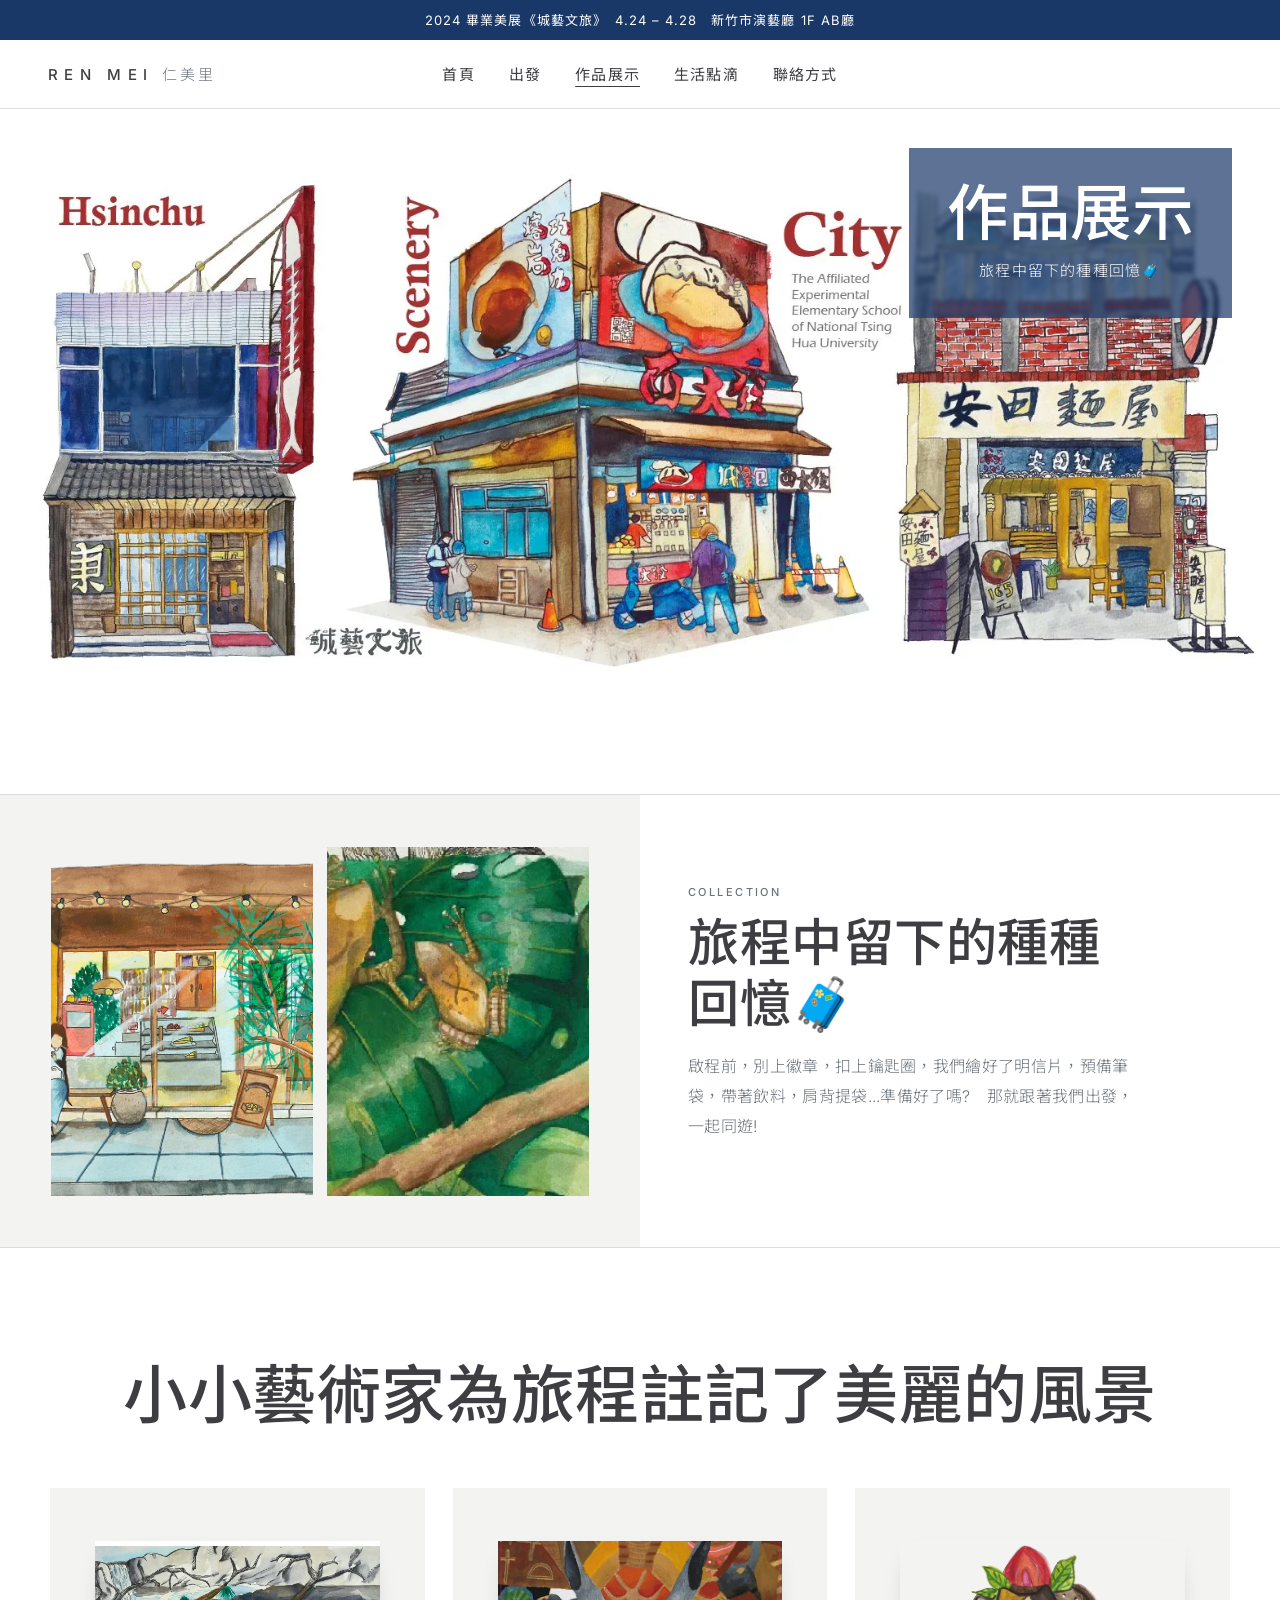
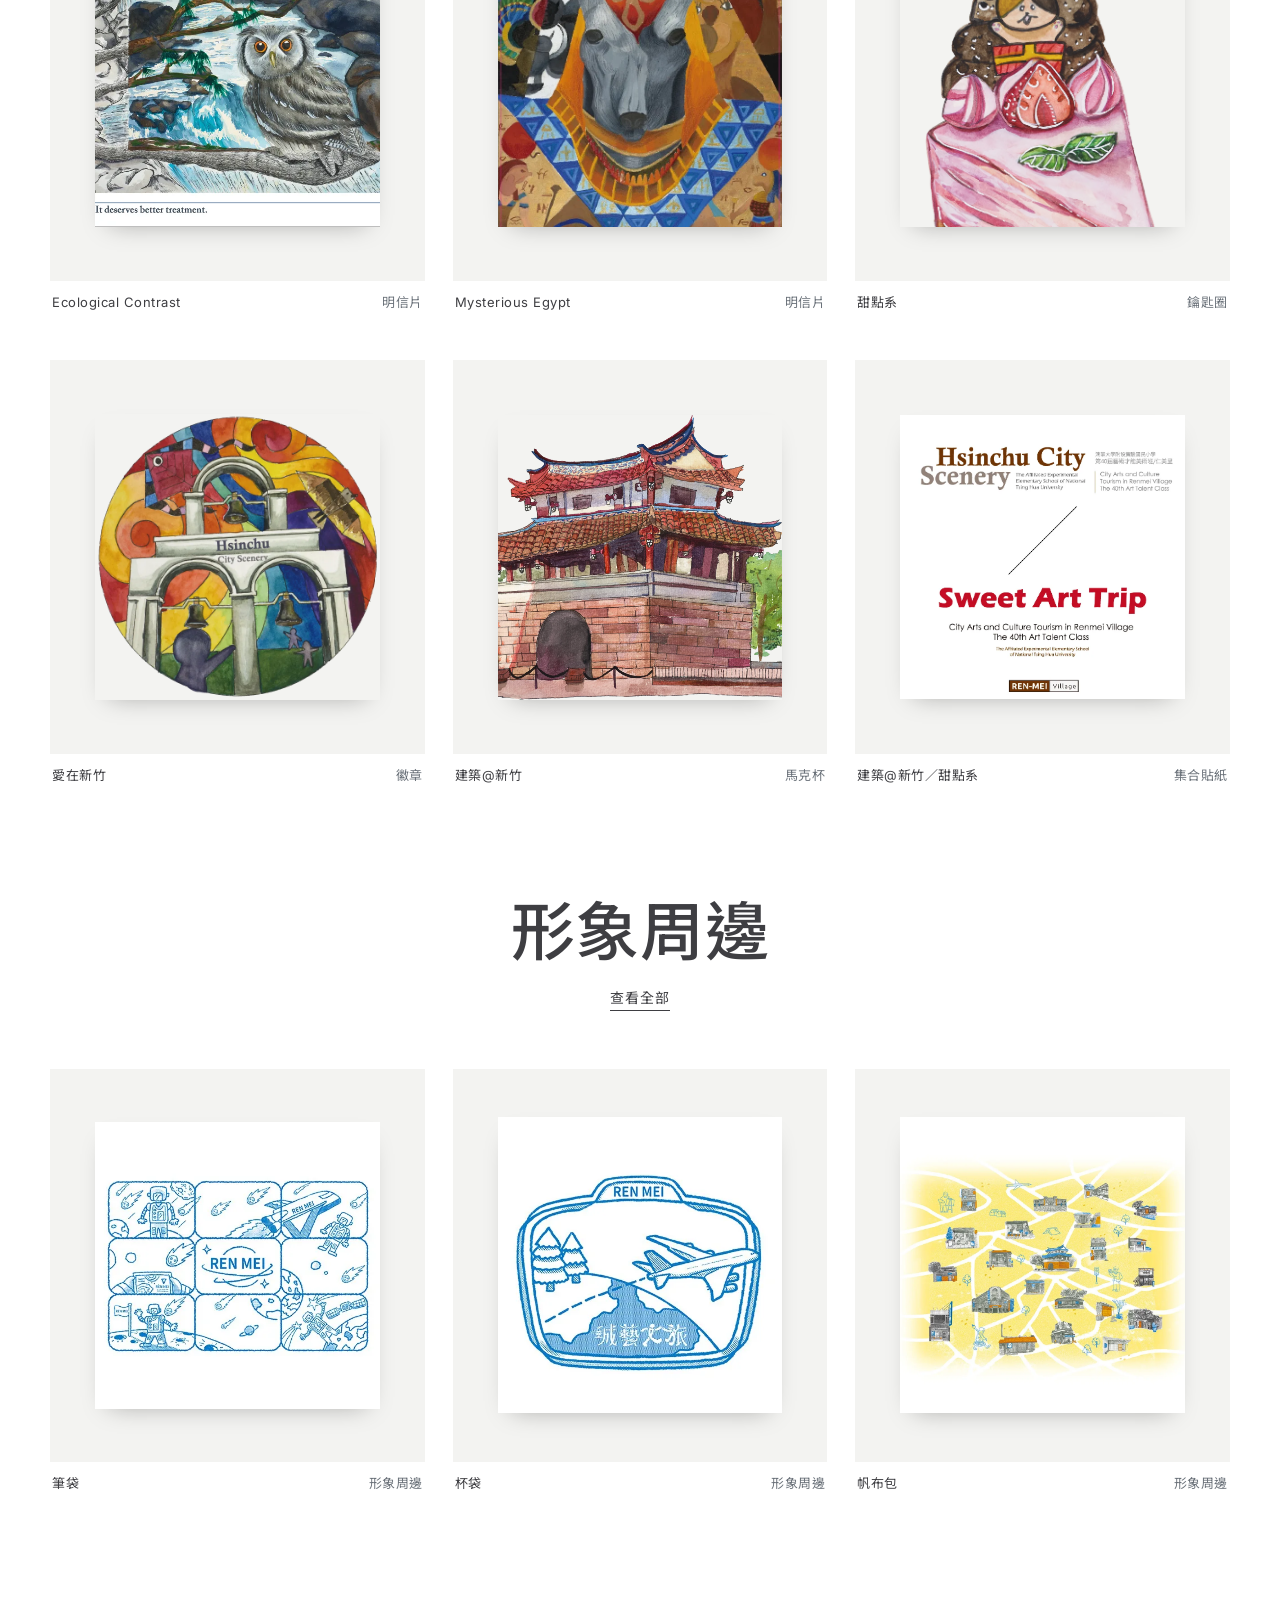
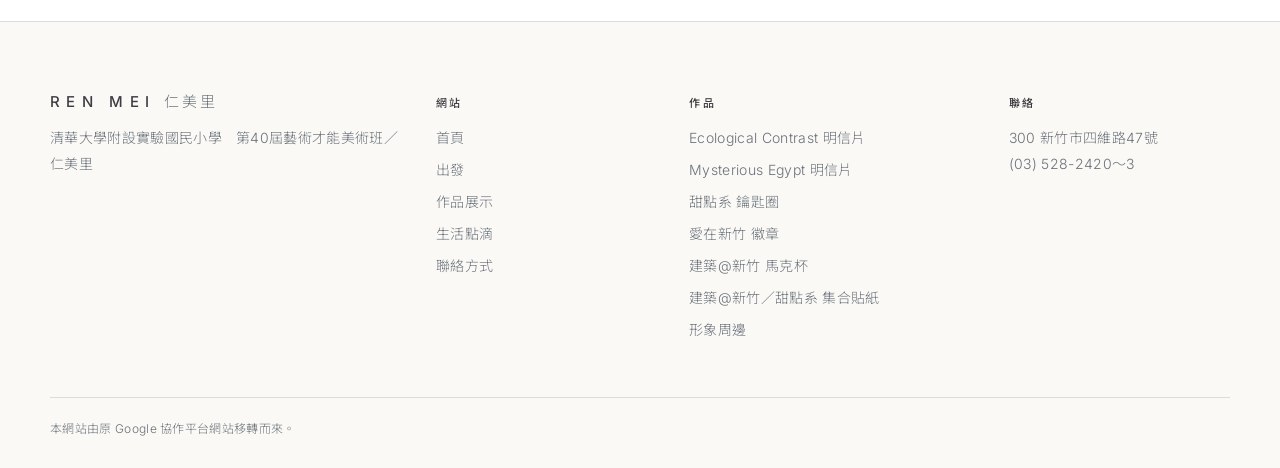
<file: works.html>
<!doctype html>
<html lang="zh-Hant-TW">
<head>
<meta charset="utf-8">
<meta name="viewport" content="width=device-width, initial-scale=1">
<title>作品展示｜仁美里的城藝文旅</title>
<meta name="description" content="清華附小第40屆藝術才能美術班「仁美里」畢業美展《城藝文旅》——22位小小藝術家的城市、藝術與文化之旅。">
<meta property="og:title" content="作品展示｜仁美里的城藝文旅">
<meta property="og:description" content="清華附小第40屆藝術才能美術班「仁美里」畢業美展《城藝文旅》——22位小小藝術家的城市、藝術與文化之旅。">
<meta property="og:image" content="img/015.webp">
<link rel="icon" href="assets/favicon.svg" type="image/svg+xml">
<link rel="preconnect" href="https://fonts.googleapis.com"><link rel="preconnect" href="https://fonts.gstatic.com" crossorigin>
<link href="https://fonts.googleapis.com/css2?family=Inter:wght@300;400;500;600&family=Noto+Sans+TC:wght@300;400;500;700&display=swap" rel="stylesheet">
<link rel="stylesheet" href="assets/style.css">
</head>
<body class="p-works">
<a class="skip" href="#main">跳到主要內容</a>
<a class="promo" href="depart.html">2024 畢業美展《城藝文旅》　4.24 – 4.28　新竹市演藝廳 1F AB廳</a>
<header class="topbar"><div class="bar">
<a class="logo" href="index.html" aria-label="仁美里的城藝文旅 首頁">REN MEI<span>仁美里</span></a>
<nav id="nav" aria-label="主要導覽"><ul><li><a href="index.html">首頁</a></li><li><a href="depart.html">出發</a></li><li class="has-sub"><a href="works.html" aria-current="page">作品展示</a><ul class="sub"><li><a href="works-ecological.html">Ecological Contrast 明信片</a></li><li><a href="works-egypt.html">Mysterious Egypt 明信片</a></li><li><a href="works-keychain.html">甜點系 鑰匙圈</a></li><li><a href="works-badge.html">愛在新竹 徽章</a></li><li><a href="works-mug.html">建築@新竹 馬克杯</a></li><li><a href="works-sticker.html">建築@新竹／甜點系 集合貼紙</a></li><li><a href="works-merch.html">形象周邊</a></li></ul></li><li><a href="life.html">生活點滴</a></li><li><a href="contact.html">聯絡方式</a></li></ul></nav>
<button class="menu-btn" type="button" aria-expanded="false" aria-controls="nav"><span></span><span></span><span class="sr">選單</span></button>
</div></header>
<main id="main">
<section class="billboard small tr"><img src="img/015.webp" width="1568" height="717" alt="" class="bb-img" decoding="async"><div class="bb-text"><h1>作品展示</h1><p class="bb-sub">旅程中留下的種種回憶🧳</p></div></section><section class="callout"><div class="co-media"><div class="pair"><button class="zoom" type="button" aria-label="放大檢視"><img src="img/016.webp" width="1181" height="751" alt="作品" loading="lazy" decoding="async"></button><button class="zoom" type="button" aria-label="放大檢視"><img src="img/017.webp" width="484" height="308" alt="作品" loading="lazy" decoding="async"></button></div></div><div class="co-text"><div class="co-inner"><p class="eyebrow">Collection</p><h2>旅程中留下的種種回憶🧳</h2><p>啟程前，別上徽章，扣上鑰匙圈，我們繪好了明信片，預備筆袋，帶著飲料，肩背提袋...準備好了嗎?　那就跟著我們出發，一起同遊!</p></div></div></section><section class="block"><header class="sec-head"><h2>小小藝術家為旅程註記了美麗的風景</h2></header><div class="wrap"><div class="art-grid "><figure class="art"><a class="mat" href="works-ecological.html"><img src="img/018.webp" width="546" height="548" alt="Ecological Contrast" loading="lazy" decoding="async"></a><figcaption><span class="t"><a href="works-ecological.html">Ecological Contrast</a></span><span class="m">明信片</span></figcaption></figure><figure class="art"><a class="mat" href="works-egypt.html"><img src="img/019.webp" width="632" height="634" alt="Mysterious Egypt" loading="lazy" decoding="async"></a><figcaption><span class="t"><a href="works-egypt.html">Mysterious Egypt</a></span><span class="m">明信片</span></figcaption></figure><figure class="art"><a class="mat" href="works-keychain.html"><img src="img/020.webp" width="1181" height="1186" alt="甜點系" loading="lazy" decoding="async"></a><figcaption><span class="t"><a href="works-keychain.html">甜點系</a></span><span class="m">鑰匙圈</span></figcaption></figure><figure class="art"><a class="mat" href="works-badge.html"><img src="img/021.webp" width="672" height="674" alt="愛在新竹" loading="lazy" decoding="async"></a><figcaption><span class="t"><a href="works-badge.html">愛在新竹</a></span><span class="m">徽章</span></figcaption></figure><figure class="art"><a class="mat" href="works-mug.html"><img src="img/022.webp" width="1129" height="1129" alt="建築@新竹" loading="lazy" decoding="async"></a><figcaption><span class="t"><a href="works-mug.html">建築@新竹</a></span><span class="m">馬克杯</span></figcaption></figure><figure class="art"><a class="mat" href="works-sticker.html"><img src="img/023.webp" width="825" height="825" alt="建築@新竹／甜點系" loading="lazy" decoding="async"></a><figcaption><span class="t"><a href="works-sticker.html">建築@新竹／甜點系</a></span><span class="m">集合貼紙</span></figcaption></figure></div></div></section><section class="block"><header class="sec-head"><h2>形象周邊</h2><a class="ul" href="works-merch.html">查看全部</a></header><div class="wrap"><div class="art-grid "><figure class="art"><a class="mat" href="works-merch.html"><img src="img/024.webp" width="507" height="511" alt="筆袋" loading="lazy" decoding="async"></a><figcaption><span class="t"><a href="works-merch.html">筆袋</a></span><span class="m">形象周邊</span></figcaption></figure><figure class="art"><a class="mat" href="works-merch.html"><img src="img/025.webp" width="505" height="526" alt="杯袋" loading="lazy" decoding="async"></a><figcaption><span class="t"><a href="works-merch.html">杯袋</a></span><span class="m">形象周邊</span></figcaption></figure><figure class="art"><a class="mat" href="works-merch.html"><img src="img/026.webp" width="956" height="992" alt="帆布包" loading="lazy" decoding="async"></a><figcaption><span class="t"><a href="works-merch.html">帆布包</a></span><span class="m">形象周邊</span></figcaption></figure></div></div></section>
</main>
<footer class="site-foot"><div class="foot-grid wrap">
<div><p class="logo">REN MEI<span>仁美里</span></p><p>清華大學附設實驗國民小學　第40屆藝術才能美術班／仁美里</p></div>
<div><h4>網站</h4><ul><li><a href="index.html">首頁</a></li><li><a href="depart.html">出發</a></li><li><a href="works.html">作品展示</a></li><li><a href="life.html">生活點滴</a></li><li><a href="contact.html">聯絡方式</a></li></ul></div>
<div><h4>作品</h4><ul><li><a href="works-ecological.html">Ecological Contrast 明信片</a></li><li><a href="works-egypt.html">Mysterious Egypt 明信片</a></li><li><a href="works-keychain.html">甜點系 鑰匙圈</a></li><li><a href="works-badge.html">愛在新竹 徽章</a></li><li><a href="works-mug.html">建築@新竹 馬克杯</a></li><li><a href="works-sticker.html">建築@新竹／甜點系 集合貼紙</a></li><li><a href="works-merch.html">形象周邊</a></li></ul></div>
<div><h4>聯絡</h4><p>300 新竹市四維路47號<br>(03) 528-2420～3</p></div>
</div><p class="fine wrap">本網站由原 Google 協作平台網站移轉而來。</p></footer>
<div class="lightbox" hidden><button class="lb-close" type="button" aria-label="關閉">×</button><button class="lb-prev" type="button" aria-label="上一張">←</button><img alt=""><button class="lb-next" type="button" aria-label="下一張">→</button></div>
<script src="assets/site.js" defer></script>
</body>
</html>
</file>
<file: assets/style.css>
/* 仁美里的城藝文旅 — gallery style */
:root{
  --ink:#3e3e42; --muted:#6b727a; --line:#dcdcdf; --mat:#f3f3f1; --warm:#faf9f6; --bg:#fff;
  --accent:#193767; --accent-soft:#e9ecf4;
  --serif:"Inter","Noto Sans TC","PingFang TC","Microsoft JhengHei",sans-serif;
  --sans:"Inter","Noto Sans TC",system-ui,-apple-system,"PingFang TC","Microsoft JhengHei",sans-serif;
  --gutter:clamp(16px,4vw,48px);
}
*{box-sizing:border-box}
html{scroll-behavior:smooth}
body{margin:0;background:var(--bg);color:var(--ink);font:300 16px/1.85 var(--sans);-webkit-font-smoothing:antialiased;letter-spacing:.02em}
img{max-width:100%;height:auto;display:block}
a{color:inherit}
h1,h2,h3{font-family:var(--serif);font-weight:500;letter-spacing:.01em;margin:0}
.wrap{width:min(1180px,100% - 2*var(--gutter));margin-inline:auto}
.wrap-wide{padding-inline:var(--gutter)}
.skip{position:absolute;left:-999px}.skip:focus{left:16px;top:8px;z-index:99;background:#fff;padding:6px 10px}
.sr{position:absolute;width:1px;height:1px;overflow:hidden;clip:rect(0 0 0 0)}

/* underline text link (like "View All") */
.ul{display:inline-block;font:400 14px/1.6 var(--sans);letter-spacing:.06em;text-decoration:none;border-bottom:1px solid currentColor;padding-bottom:1px;margin-top:18px;transition:opacity .2s}
.ul:hover{opacity:.6}
.eyebrow{margin:0 0 10px;font:500 11px/1.4 var(--sans);letter-spacing:.22em;text-transform:uppercase;color:var(--ink)}

/* promo + header */
.promo{display:block;background:var(--accent);color:#fff;text-align:center;font:400 13px/1.4 var(--sans);letter-spacing:.08em;padding:11px 16px;text-decoration:none}
.promo:hover{text-decoration:underline}
.topbar{position:sticky;top:0;z-index:50;background:#fff;border-bottom:1px solid var(--line)}
.bar{display:grid;grid-template-columns:1fr auto 1fr;align-items:center;min-height:68px;padding-inline:var(--gutter)}
.logo{font:500 15px/1 var(--sans);letter-spacing:.42em;text-decoration:none;color:var(--ink);white-space:nowrap;margin:0}
.logo span{margin-left:.6em;letter-spacing:.2em;font-weight:300;color:var(--muted)}
nav ul{list-style:none;margin:0;padding:0;display:flex;gap:6px}
nav a{display:block;padding:8px 14px;text-decoration:none;font:400 15px/1.4 var(--sans);letter-spacing:.08em}
nav a:hover,nav a[aria-current]{text-decoration:underline;text-underline-offset:6px;text-decoration-thickness:1px}
.has-sub{position:relative}
.sub{display:none!important;position:absolute;top:100%;left:50%;transform:translateX(-50%);min-width:250px;flex-direction:column;background:#fff;border:1px solid var(--line);padding:10px 0!important}
.sub a{font-size:14px;padding:7px 20px}
.has-sub:hover .sub,.has-sub:focus-within .sub{display:flex!important}
.menu-btn{display:none;justify-self:end;width:40px;height:40px;border:0;background:none;cursor:pointer;position:relative}
.menu-btn span:not(.sr){position:absolute;left:9px;right:9px;height:1.5px;background:var(--ink);transition:transform .2s}
.menu-btn span:first-child{top:15px}.menu-btn span:nth-child(2){top:24px}
.menu-btn[aria-expanded=true] span:first-child{transform:translateY(4.5px) rotate(45deg)}
.menu-btn[aria-expanded=true] span:nth-child(2){transform:translateY(-4.5px) rotate(-45deg)}

/* billboard */
.billboard{position:relative;display:grid;min-height:min(86vh,820px);background:#e9e7e2;overflow:hidden;color:#fff}
.billboard.small{min-height:clamp(320px,52vh,520px)}
.bb-img{grid-area:1/1;width:100%;height:100%;object-fit:cover}
.bb-text{grid-area:1/1;z-index:1;align-self:center;justify-self:center;text-align:center;background:rgba(25,55,103,.7);padding:clamp(28px,4vw,52px) clamp(28px,5vw,72px);margin:24px var(--gutter);max-width:900px;-webkit-backdrop-filter:blur(2px);backdrop-filter:blur(2px)}
.billboard h1{font-size:clamp(46px,9vw,112px);line-height:1.05}
.billboard.small h1{font-size:clamp(38px,6vw,76px)}
.bb-sub{font:300 clamp(15px,1.6vw,18px)/1.8 var(--sans);margin:18px auto 0;max-width:620px;letter-spacing:.08em}
.btn-ghost{display:inline-block;margin-top:30px;padding:13px 34px;border:1px solid #fff;color:#fff;text-decoration:none;font:400 14px/1 var(--sans);letter-spacing:.16em;transition:background .2s,color .2s}
.btn-ghost:hover{background:#fff;color:var(--ink)}

/* section header */
.block{padding:clamp(56px,9vw,110px) 0 0}
.sec-head{text-align:center;padding:0 var(--gutter) clamp(32px,5vw,56px)}
.sec-head h2{font-size:clamp(34px,5vw,64px);line-height:1.15}
.sh-sub{color:var(--muted);margin:12px 0 0}
.intro{padding-top:clamp(56px,8vw,100px);max-width:820px;text-align:center}
.intro p{font:300 clamp(16px,1.7vw,19px)/2.05 var(--sans);color:var(--ink);margin:0 0 1.2em}
.crumbs{display:flex;gap:10px;padding-top:22px;font-size:13px;color:var(--muted);letter-spacing:.06em}
.crumbs a{text-decoration:none;border-bottom:1px solid currentColor}

/* artwork cards */
figure{margin:0}
.art .mat{all:unset;display:grid;place-items:center;aspect-ratio:1/1.05;background:var(--mat);padding:12%;cursor:zoom-in;transition:background .25s;width:100%;box-sizing:border-box}
a.mat{cursor:pointer}
.art .mat img{max-height:100%;width:auto;max-width:100%;object-fit:contain;box-shadow:0 10px 24px -14px rgba(0,0,0,.35);transition:transform .35s}
.art .mat:hover{background:#ecece9}
.art .mat:hover img{transform:scale(1.025)}
.art .mat:focus-visible,.zoom:focus-visible{outline:2px solid var(--ink);outline-offset:3px}
.art figcaption{display:flex;justify-content:space-between;gap:12px;padding:12px 2px 0;font:400 13px/1.5 var(--sans);letter-spacing:.04em}
.art figcaption .t a{text-decoration:none}
.art figcaption .t a:hover{text-decoration:underline}
.art figcaption .m{color:var(--muted);white-space:nowrap}
.art-grid{display:grid;gap:clamp(28px,4vw,48px) clamp(16px,2.4vw,28px);grid-template-columns:repeat(3,1fr)}
.art-grid.cols-4{grid-template-columns:repeat(4,1fr)}
.art-grid.cols-4 .mat{padding:9%}
.mug .mug-thumbs{display:grid;grid-template-columns:repeat(3,1fr);gap:8px;margin-top:8px}
.mug .thumb img{aspect-ratio:1;object-fit:cover}

/* carousel */
.carousel{position:relative}
.track{display:grid;grid-auto-flow:column;grid-auto-columns:calc((100% - 2*28px)/3);gap:28px;overflow-x:auto;scroll-snap-type:x mandatory;scrollbar-width:none;padding-bottom:4px}
.track::-webkit-scrollbar{display:none}
.track>.art{scroll-snap-align:start}
.car-nav{display:flex;justify-content:center;gap:10px;margin-top:28px}
.car-nav button{width:48px;height:48px;border:0;border-radius:50%;background:var(--accent);color:#fff;font-size:20px;cursor:pointer;transition:background .2s,transform .2s;box-shadow:0 6px 16px -8px rgba(25,55,103,.6)}
.car-nav button:hover{background:#2a5aa8;transform:translateY(-1px)}
.car-nav button:disabled{background:#b9c4d8;box-shadow:none;cursor:default;transform:none}

/* quote */
.quote{padding:clamp(80px,12vw,150px) 0 clamp(40px,6vw,70px);text-align:center}
.quote blockquote{margin:0 auto;max-width:980px}
.quote p{font:300 clamp(24px,3.2vw,40px)/1.6 var(--serif);margin:0;color:var(--ink)}
.quote cite{display:block;margin-top:26px;font:500 11px/1 var(--sans);font-style:normal;letter-spacing:.22em;color:var(--muted)}

/* two-column group */
.tcg{display:grid;grid-template-columns:minmax(260px,35%) 1fr;border-top:1px solid var(--line);margin-top:clamp(56px,8vw,100px)}
.tcg-left{border-right:1px solid var(--line);padding:clamp(40px,6vw,80px) var(--gutter)}
.tcg-left .sticky{position:sticky;top:clamp(120px,30vh,280px);text-align:center}
.tcg-left h2{font-size:clamp(34px,4.6vw,60px);line-height:1.15}
.tcg-right>*{border-bottom:1px solid var(--line)}
.tcg-right>*:last-child{border-bottom:0}
.tcg-row{display:grid;grid-template-columns:minmax(200px,1fr) 1.45fr;gap:clamp(20px,3vw,40px);padding:clamp(28px,3.5vw,44px) var(--gutter) clamp(28px,3.5vw,44px) clamp(20px,3vw,36px)}
.tcg-row h3{font-size:clamp(24px,2.6vw,32px);line-height:1.3}
.tcg-body p{color:var(--muted);font-size:15px;margin:.8em 0 0}
.tcg-media .main img{width:100%;aspect-ratio:4/3;object-fit:cover}
.thumbs{display:grid;grid-template-columns:repeat(auto-fill,minmax(70px,1fr));gap:8px;margin-top:8px}
.thumbs img{aspect-ratio:1;object-fit:cover;width:100%}
.tcg-prose{padding:clamp(36px,5vw,64px) var(--gutter) clamp(36px,5vw,64px) clamp(20px,3vw,36px);max-width:760px}
.tcg-prose p{margin:0 0 1.3em;color:var(--ink)}
.zoom{all:unset;display:block;cursor:zoom-in;width:100%}

/* two-column callout */
.callout{display:grid;grid-template-columns:1fr 1fr;margin-top:clamp(56px,8vw,100px);border-top:1px solid var(--line);border-bottom:1px solid var(--line)}
.callout+.callout{margin-top:0;border-top:0}
.callout.warm{background:var(--warm)}
.callout.rev .co-media{order:2}
.co-media{padding:clamp(24px,4vw,56px);display:flex;flex-direction:column;justify-content:center;background:var(--mat)}
.callout.warm .co-media{background:#f1efe9}
.co-media>.zoom>img,.co-media .main img{width:100%;max-height:70vh;object-fit:contain}
.co-media .embed{margin:0}
.co-media .embed+.embed{margin-top:16px}
.co-text{display:flex;align-items:center;padding:clamp(36px,6vw,90px) var(--gutter)}
.co-inner{max-width:460px}
.co-text h2{font-size:clamp(32px,4vw,52px);line-height:1.2;margin-bottom:18px}
.co-text p{color:var(--muted);margin:0 0 1em}
.co-text h3.minor{font:500 11px/1.4 var(--sans);letter-spacing:.22em;margin:28px 0 8px;color:var(--ink)}
.pair{display:grid;grid-template-columns:1fr 1fr;gap:14px}
.pair img{aspect-ratio:3/4;object-fit:cover;width:100%}

/* embeds */
.embed{position:relative;overflow:hidden;background:#e5e5e5}
.embed iframe{position:absolute;inset:0;width:100%;height:100%;border:0}
.embed.video{aspect-ratio:16/9}
.embed.map{aspect-ratio:16/7}

.more{padding-bottom:20px}

/* footer */
.site-foot{margin-top:clamp(80px,10vw,140px);background:var(--warm);border-top:1px solid var(--line);padding:clamp(48px,6vw,72px) 0 28px;font-size:14px;color:var(--muted)}
.foot-grid{display:grid;grid-template-columns:1.6fr 1fr 1.3fr 1fr;gap:32px}
.foot-grid .logo{margin-bottom:16px;display:block}
.site-foot h4{font:500 11px/1 var(--sans);letter-spacing:.22em;color:var(--ink);margin:4px 0 16px}
.site-foot ul{list-style:none;margin:0;padding:0}
.site-foot li{margin:0 0 6px}
.site-foot a{text-decoration:none}.site-foot a:hover{text-decoration:underline}
.site-foot p{margin:0}
.site-foot p.fine{margin:48px auto 0;padding-top:20px;border-top:1px solid var(--line);font-size:12px}

/* lightbox */
.lightbox{position:fixed;inset:0;z-index:100;background:rgba(255,255,255,.97);display:grid;place-items:center}
.lightbox[hidden]{display:none}
.lightbox img{max-width:88vw;max-height:86vh;object-fit:contain;box-shadow:0 20px 50px -20px rgba(0,0,0,.4)}
.lightbox button{position:absolute;background:none;border:0;color:var(--ink);font-size:30px;line-height:1;cursor:pointer;padding:14px 18px}
.lb-close{top:10px;right:12px;font-size:38px!important}.lb-prev{left:8px;top:50%;transform:translateY(-50%)}.lb-next{right:8px;top:50%;transform:translateY(-50%)}

/* responsive */
@media (max-width:980px){
  .art-grid.cols-4{grid-template-columns:repeat(3,1fr)}
  .tcg{grid-template-columns:1fr}
  .tcg-left{border-right:0;border-bottom:1px solid var(--line);padding:48px var(--gutter) 36px}
  .tcg-left .sticky{position:static}
  .tcg-row,.tcg-prose{padding-inline:var(--gutter)}
  .foot-grid{grid-template-columns:1fr 1fr}
}
@media (max-width:820px){
  .bar{grid-template-columns:1fr auto}
  .menu-btn{display:block}
  nav{position:absolute;top:100%;left:0;right:0;background:#fff;border-bottom:1px solid var(--line);display:none;padding:8px var(--gutter) 20px}
  nav.open{display:block}
  nav ul{flex-direction:column;gap:0}
  nav a{padding:12px 0;font-size:17px}
  .sub{display:flex!important;position:static;transform:none;border:0;padding:0 0 6px 16px!important;min-width:0}
  .sub a{padding:6px 0;color:var(--muted)}
  .track{grid-auto-columns:78%;gap:16px}
  .art-grid,.art-grid.cols-4{grid-template-columns:repeat(2,1fr)}
  .tcg-row{grid-template-columns:1fr}
  .tcg-row .tcg-media{order:-1}
  .callout{grid-template-columns:1fr}
  .callout.rev .co-media{order:0}
  .embed.map{aspect-ratio:4/3}
  .logo{letter-spacing:.3em;font-size:13px}
}
@media (max-width:480px){
  .art figcaption{flex-direction:column;gap:0}
  .foot-grid{grid-template-columns:1fr}
}
@media (prefers-reduced-motion:reduce){*{transition:none!important;scroll-behavior:auto!important}}

/* billboard variants */
.billboard.side{display:block;min-height:0;background:#fff}
.billboard.side .bb-img{width:100%;height:auto;object-fit:contain}
.billboard.side .bb-text{position:absolute;top:50%;transform:translateY(-50%);height:88%;max-height:none;right:var(--gutter);margin:0;width:clamp(240px,24vw,340px);display:flex;flex-direction:column;justify-content:center;text-align:left;padding:clamp(24px,3vw,44px)}
.billboard.side .bb-sub{margin-left:0}
.billboard.veil .bb-text{background:rgba(60,60,64,.42);box-shadow:none;-webkit-backdrop-filter:grayscale(1);backdrop-filter:grayscale(1)}
.billboard.tall{min-height:min(88vh,860px)}
.billboard.tall .bb-img{object-position:center 40%}
@media (max-width:820px){
  .billboard.side .bb-text{position:static;width:auto;margin:0;padding:32px var(--gutter)}
}
/* box positions */
.billboard.tr .bb-text,.billboard.br .bb-text{justify-self:end;margin:clamp(20px,3vw,44px) var(--gutter);max-width:min(440px,100% - 2*var(--gutter))}
.billboard.tr .bb-text{align-self:start;padding:clamp(22px,2.6vw,36px) clamp(24px,3vw,44px)}
.billboard.br .bb-text{align-self:end}
.billboard.tr h1{font-size:clamp(34px,4.8vw,64px)}
.billboard.tr .bb-sub{font-size:15px;margin-top:12px}
.billboard.tr .btn-ghost{margin-top:20px;padding:11px 28px}
</file>
